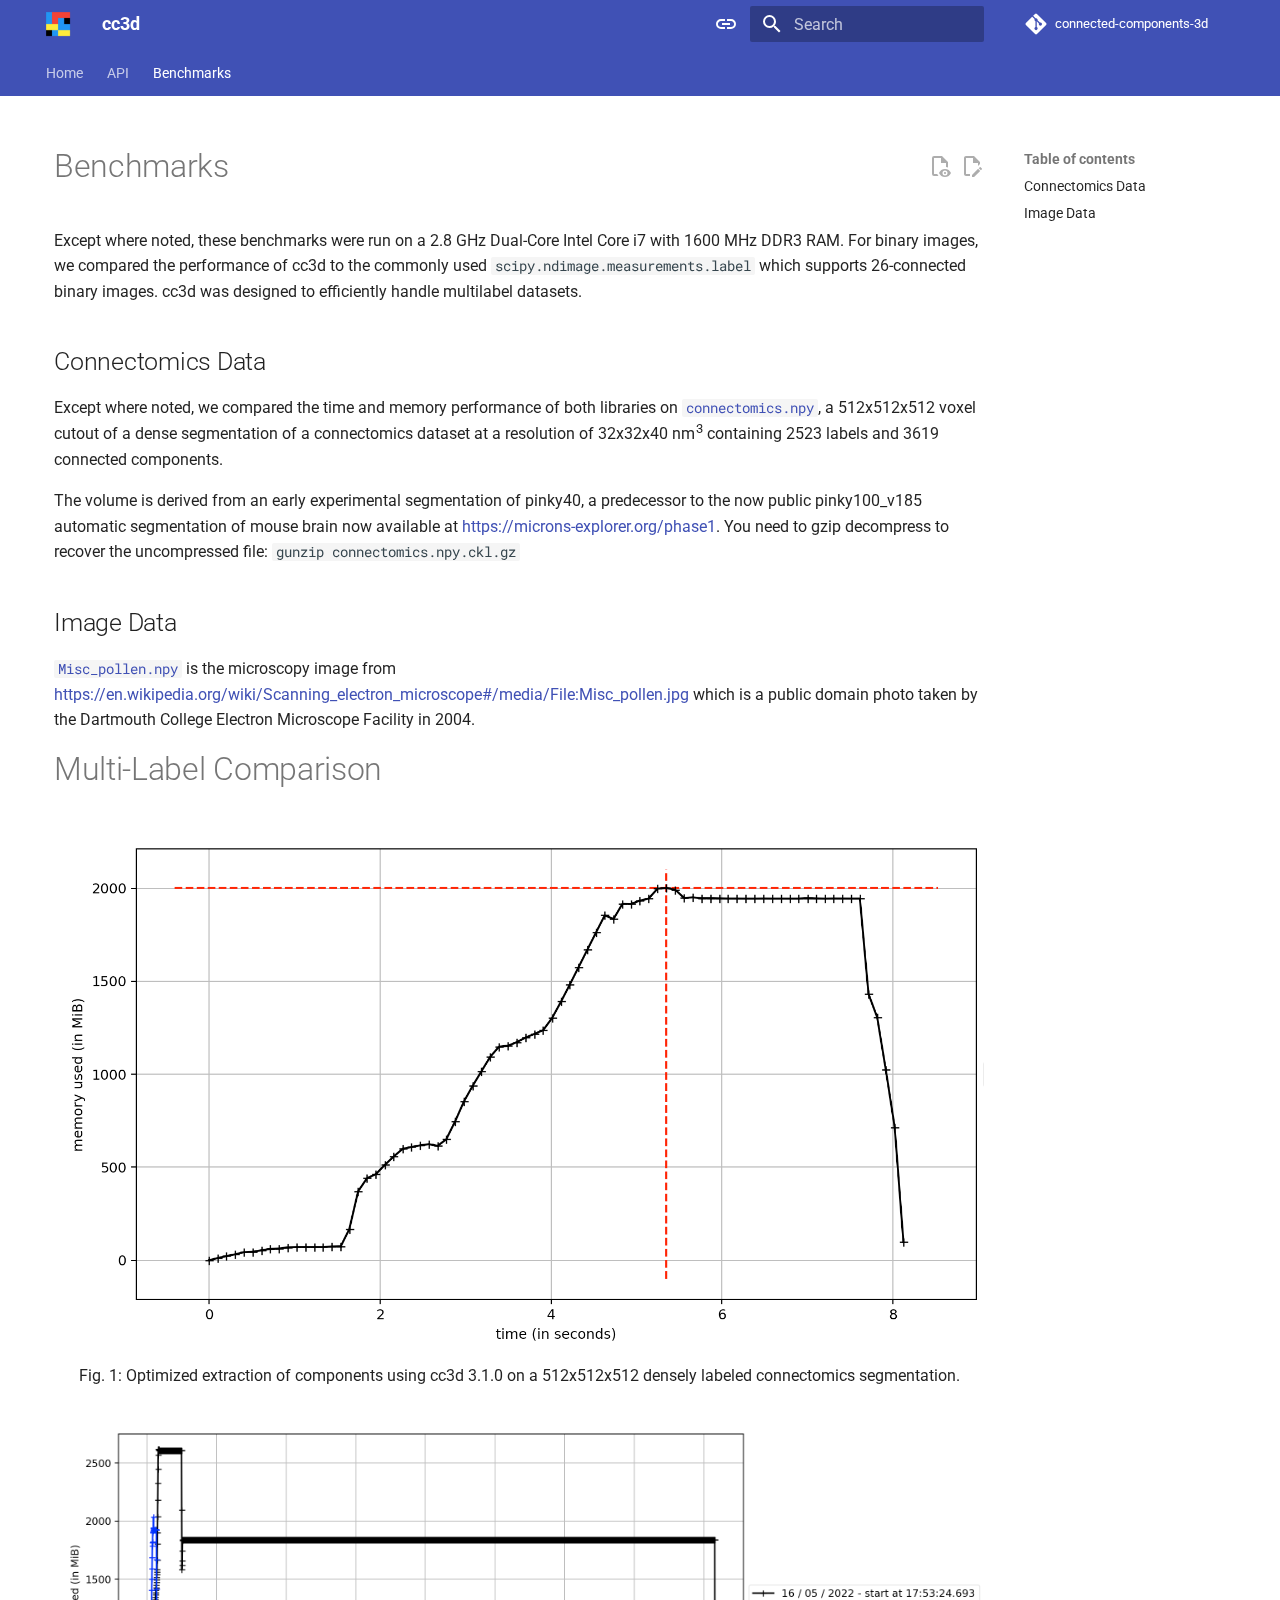
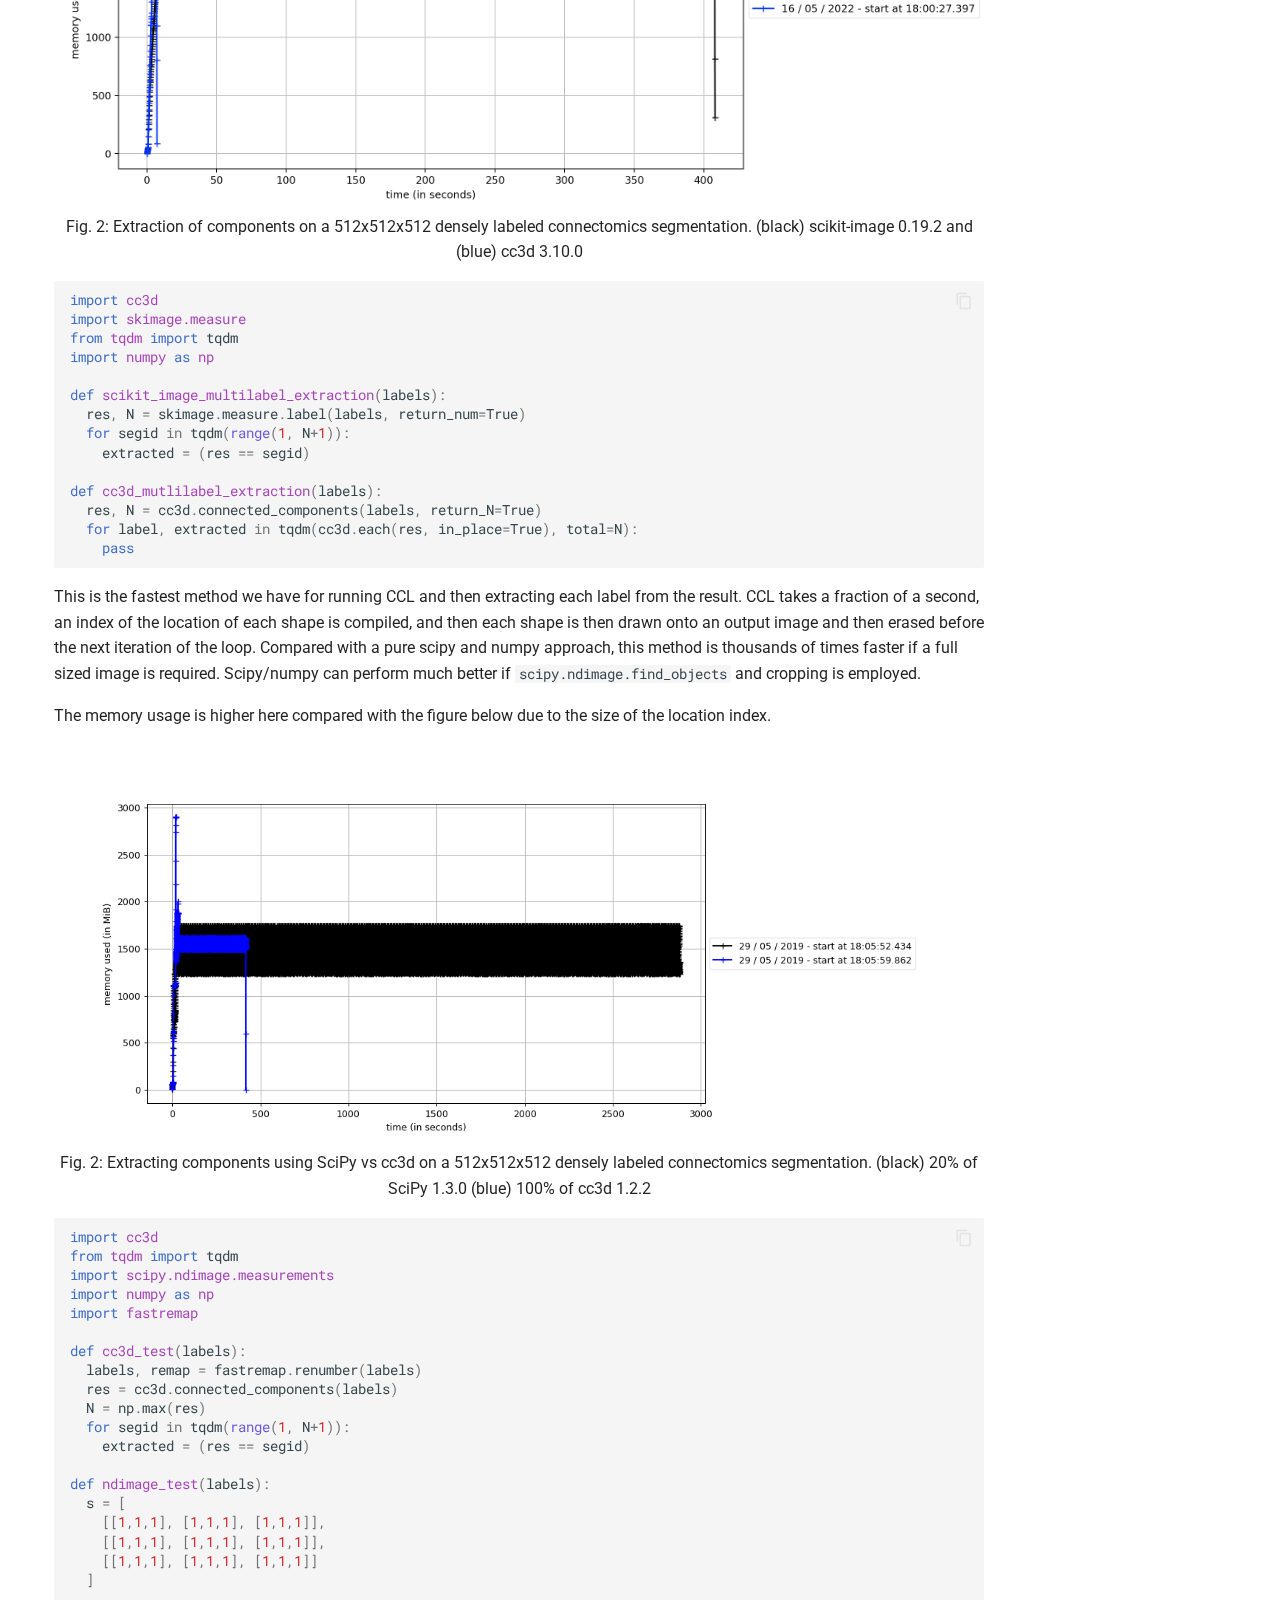
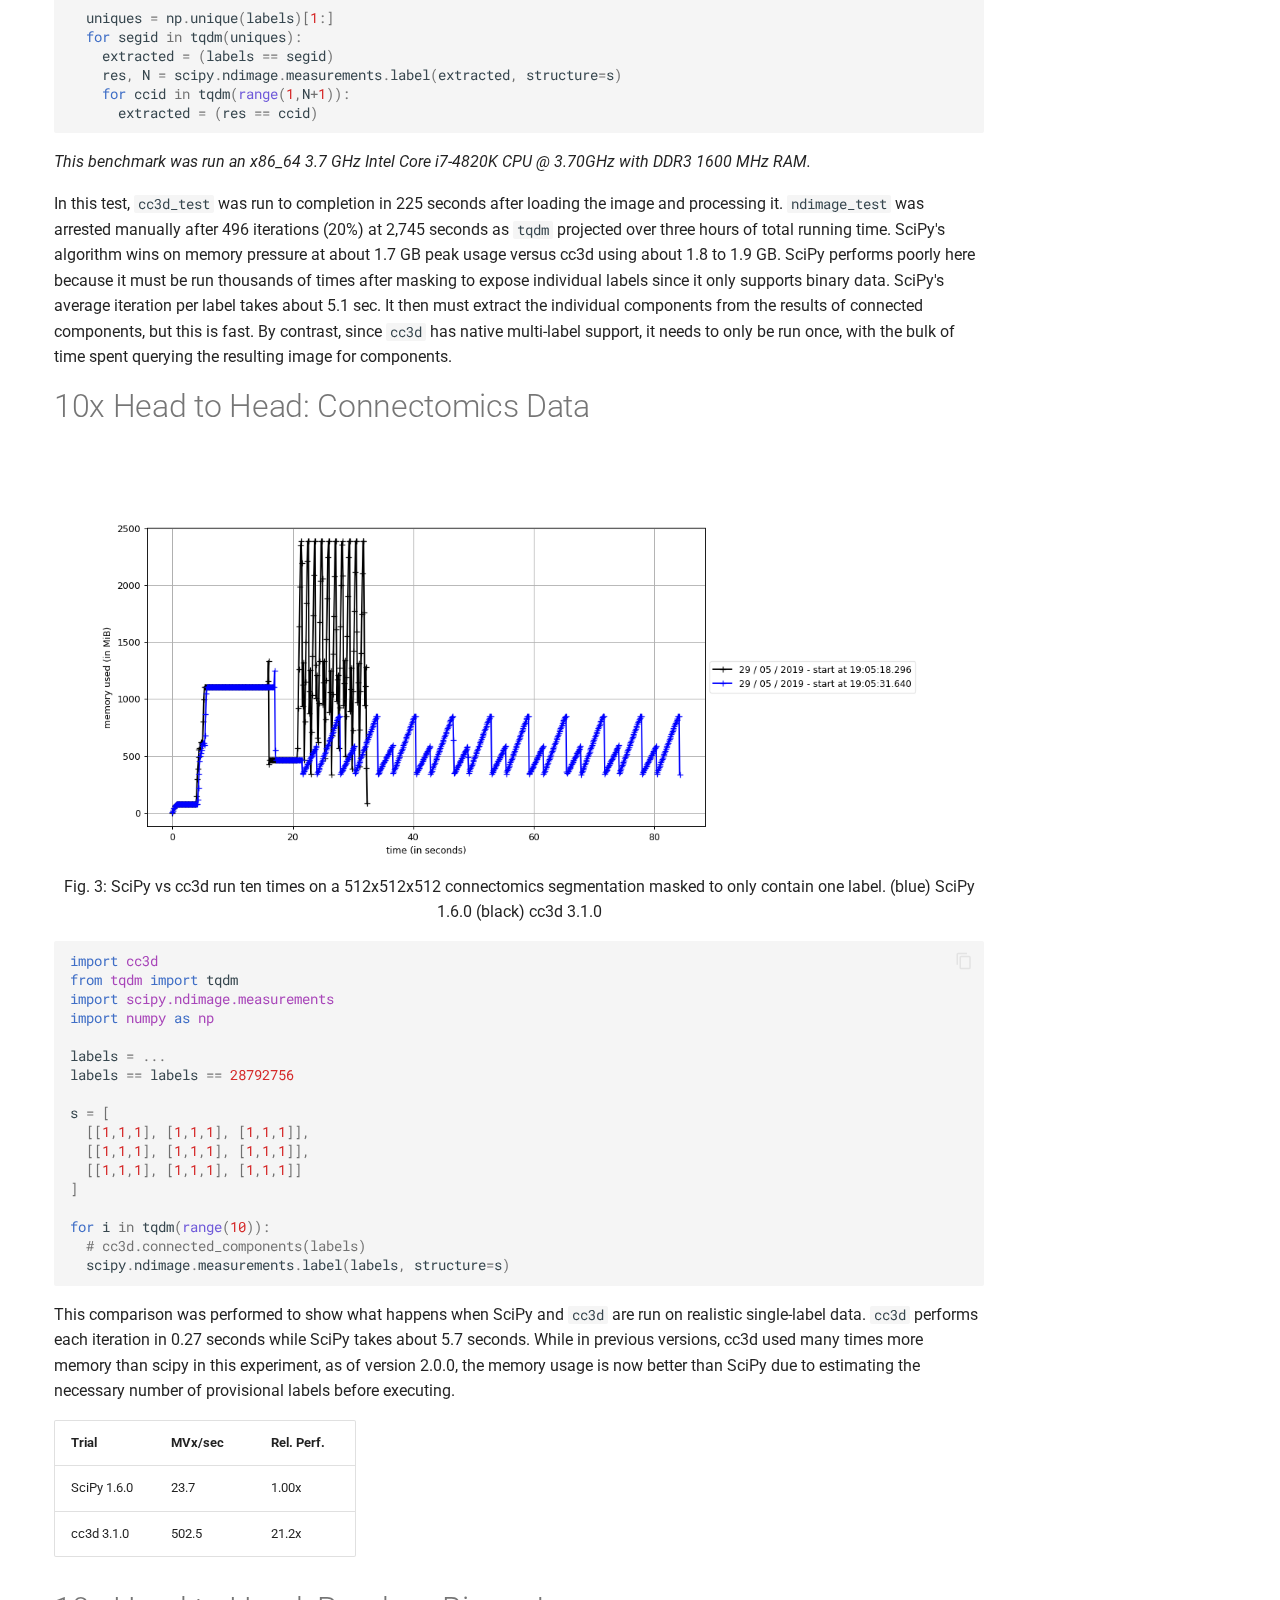
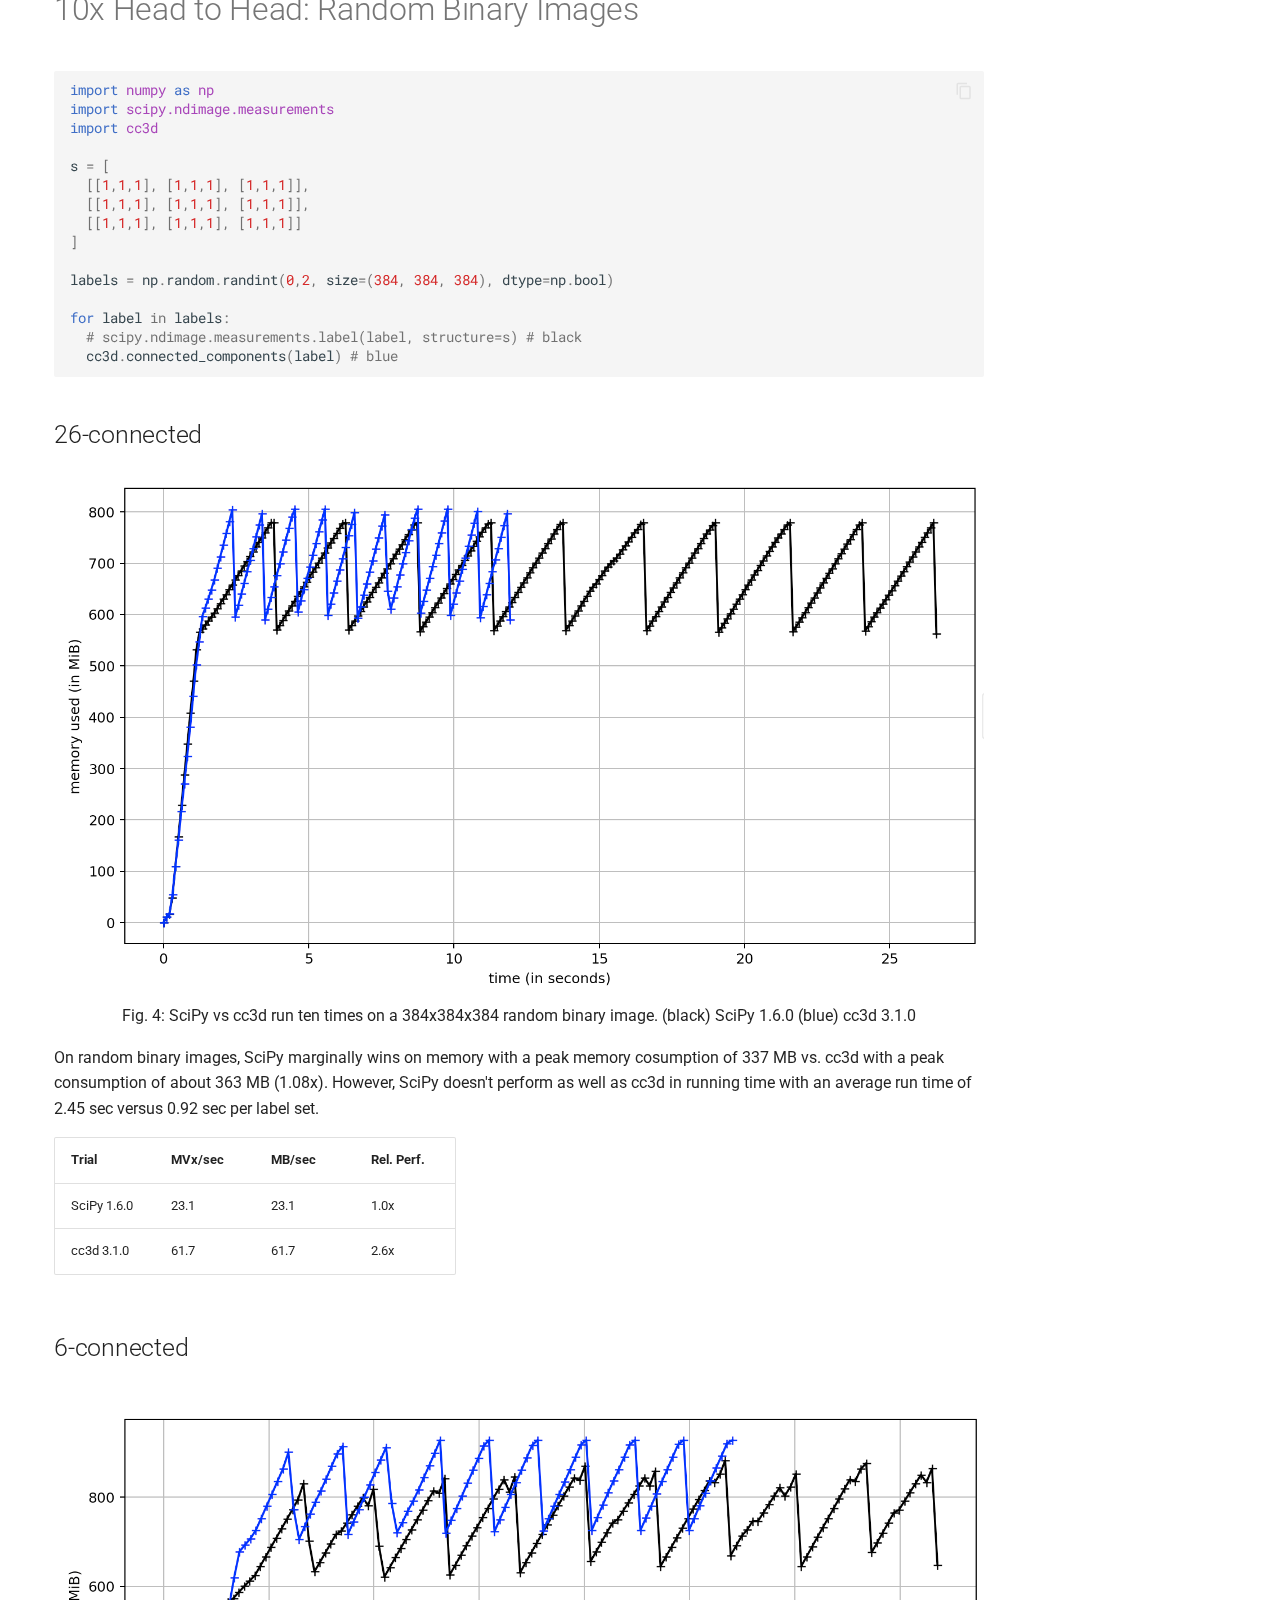
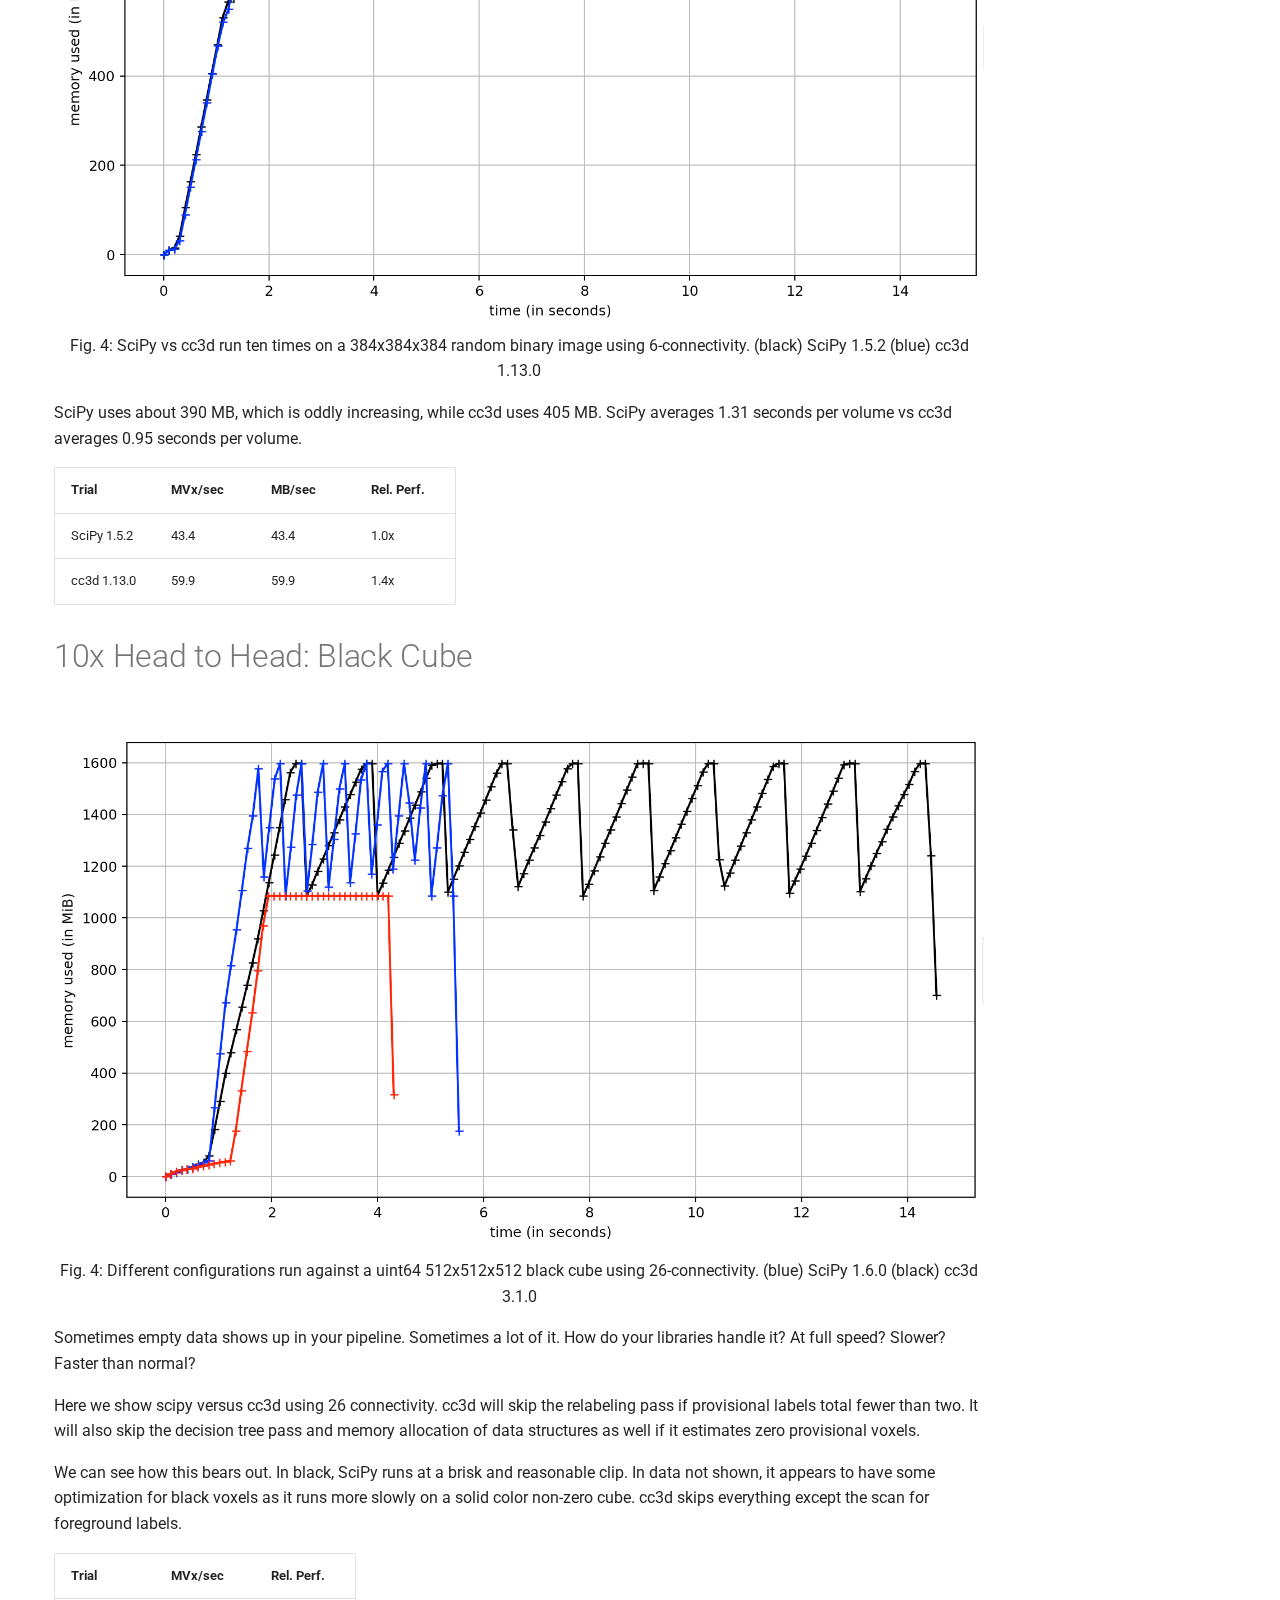
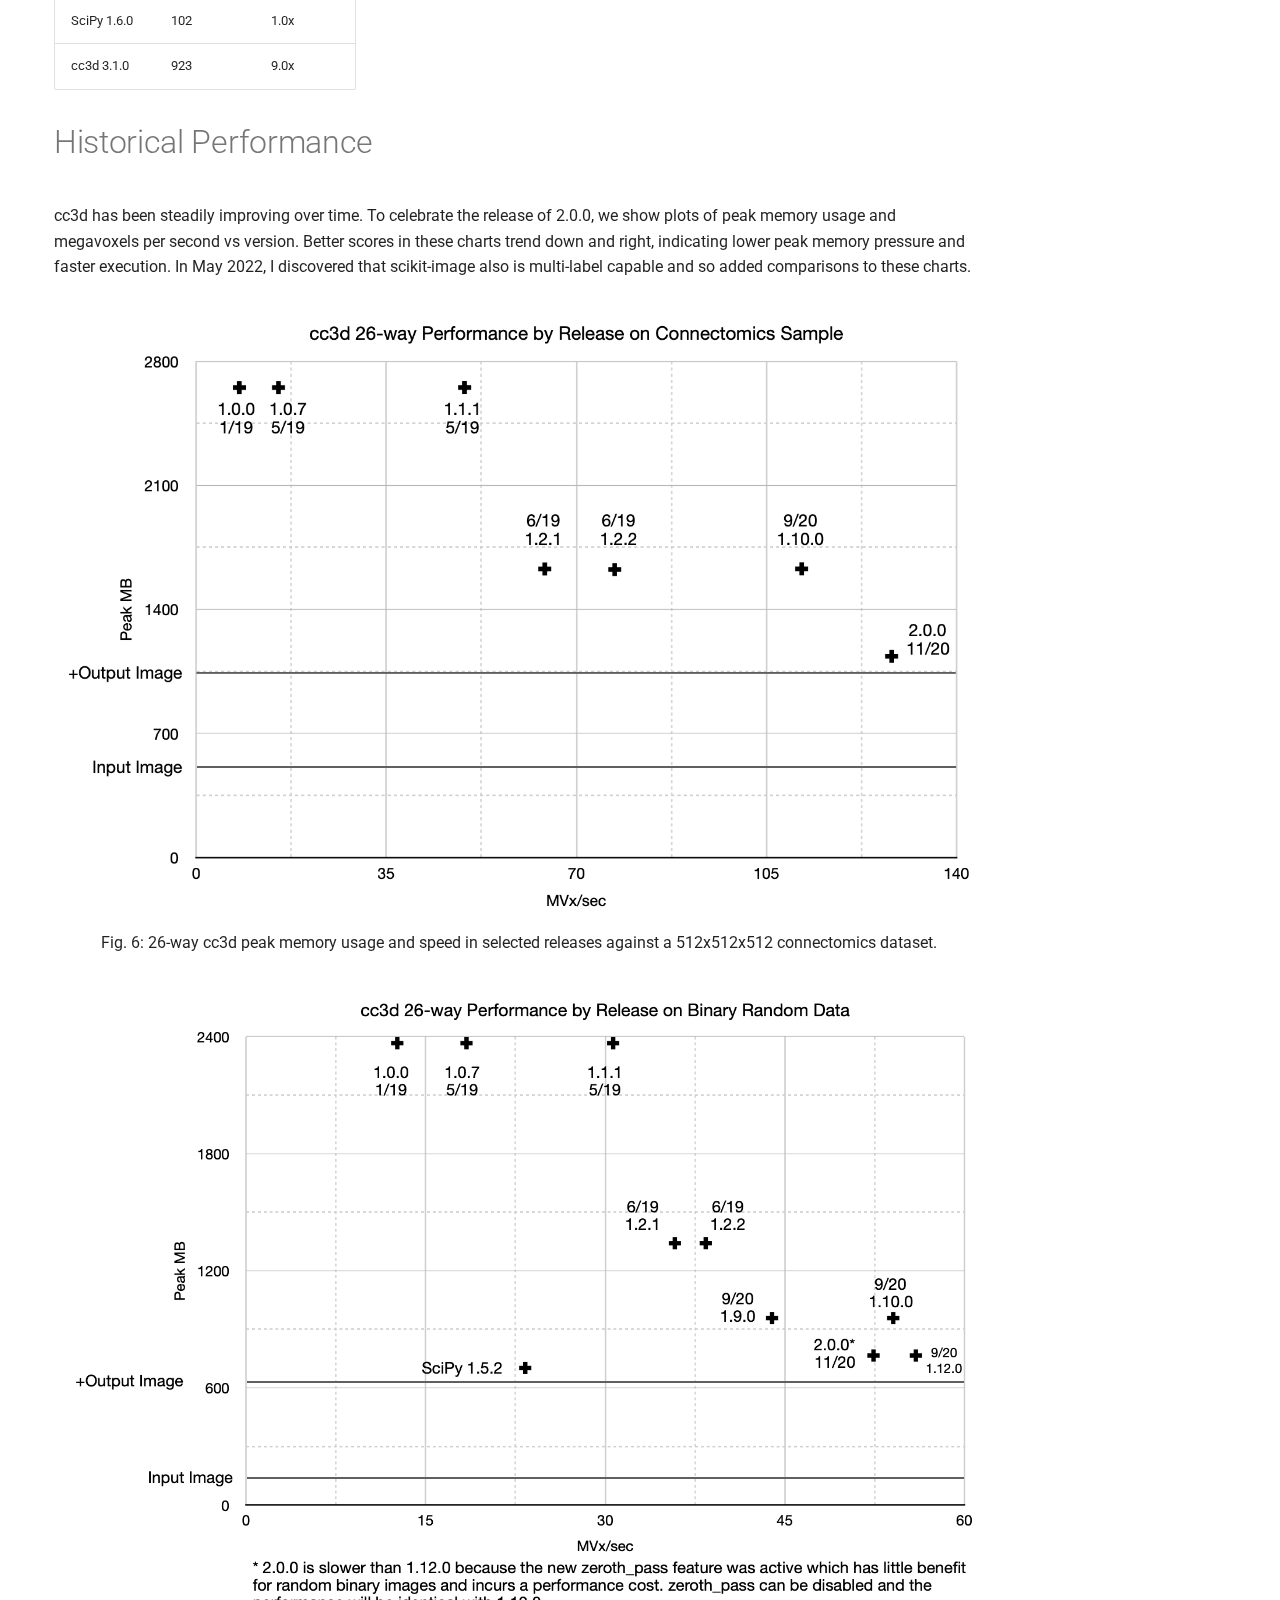
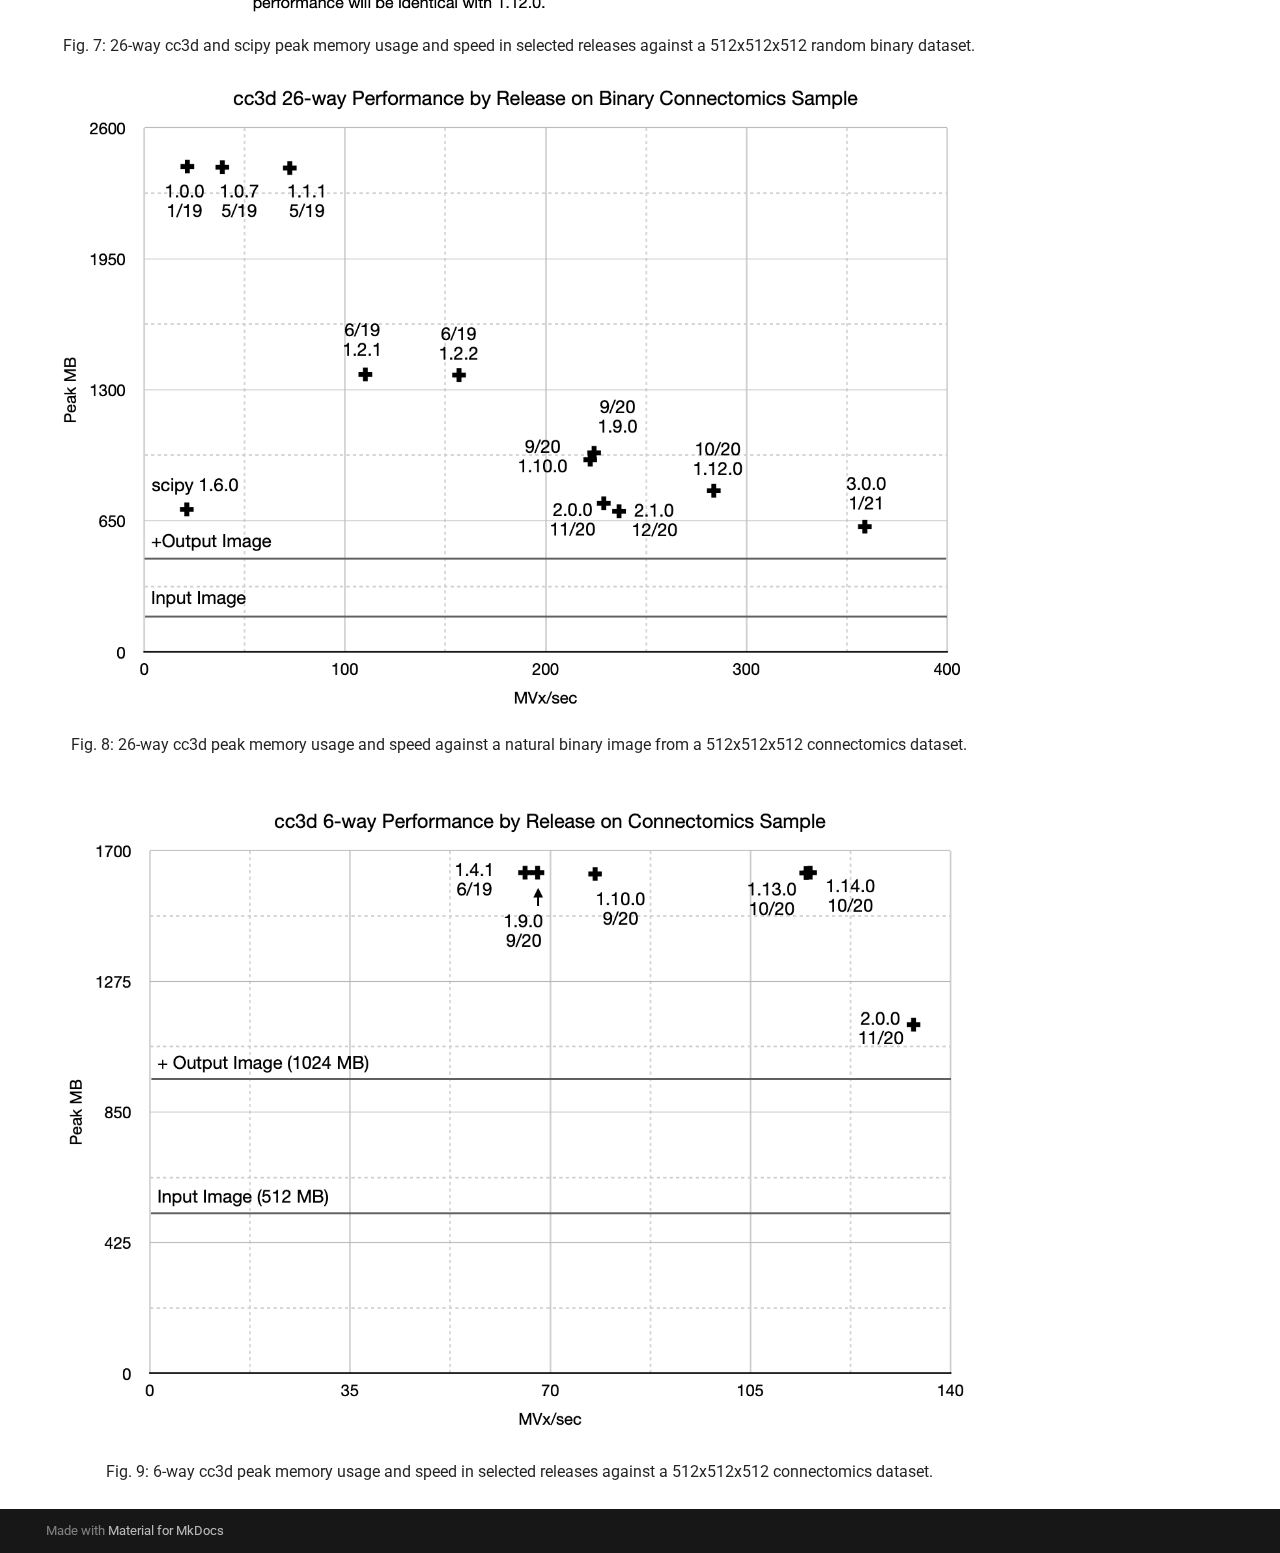
<file: benchmarks/index.html>
<!doctype html>
<html lang="en" class="no-js">
  <head>
    
      <meta charset="utf-8">
      <meta name="viewport" content="width=device-width,initial-scale=1">
      
      
      
      
        <link rel="prev" href="../docs/api/">
      
      
      
      <link rel="icon" href="../docs/images/logo.png">
      <meta name="generator" content="mkdocs-1.6.1, mkdocs-material-9.6.15">
    
    
      
        <title>Benchmarks - cc3d</title>
      
    
    
      <link rel="stylesheet" href="../assets/stylesheets/main.342714a4.min.css">
      
        
        <link rel="stylesheet" href="../assets/stylesheets/palette.06af60db.min.css">
      
      


    
    
      
    
    
      
        
        
        <link rel="preconnect" href="https://fonts.gstatic.com" crossorigin>
        <link rel="stylesheet" href="https://fonts.googleapis.com/css?family=Roboto:300,300i,400,400i,700,700i%7CRoboto+Mono:400,400i,700,700i&display=fallback">
        <style>:root{--md-text-font:"Roboto";--md-code-font:"Roboto Mono"}</style>
      
    
    
      <link rel="stylesheet" href="../assets/_mkdocstrings.css">
    
      <link rel="stylesheet" href="../docs/docs.css">
    
    <script>__md_scope=new URL("..",location),__md_hash=e=>[...e].reduce(((e,_)=>(e<<5)-e+_.charCodeAt(0)),0),__md_get=(e,_=localStorage,t=__md_scope)=>JSON.parse(_.getItem(t.pathname+"."+e)),__md_set=(e,_,t=localStorage,a=__md_scope)=>{try{t.setItem(a.pathname+"."+e,JSON.stringify(_))}catch(e){}}</script>
    
      

    
    
    
  </head>
  
  
    
    
      
    
    
    
    
    <body dir="ltr" data-md-color-scheme="default" data-md-color-primary="indigo" data-md-color-accent="indigo">
  
    
    <input class="md-toggle" data-md-toggle="drawer" type="checkbox" id="__drawer" autocomplete="off">
    <input class="md-toggle" data-md-toggle="search" type="checkbox" id="__search" autocomplete="off">
    <label class="md-overlay" for="__drawer"></label>
    <div data-md-component="skip">
      
        
        <a href="#benchmarks" class="md-skip">
          Skip to content
        </a>
      
    </div>
    <div data-md-component="announce">
      
    </div>
    
    
      

<header class="md-header" data-md-component="header">
  <nav class="md-header__inner md-grid" aria-label="Header">
    <a href=".." title="cc3d" class="md-header__button md-logo" aria-label="cc3d" data-md-component="logo">
      
  <img src="../docs/images/logo.png" alt="logo">

    </a>
    <label class="md-header__button md-icon" for="__drawer">
      
      <svg xmlns="http://www.w3.org/2000/svg" viewBox="0 0 24 24"><path d="M3 6h18v2H3zm0 5h18v2H3zm0 5h18v2H3z"/></svg>
    </label>
    <div class="md-header__title" data-md-component="header-title">
      <div class="md-header__ellipsis">
        <div class="md-header__topic">
          <span class="md-ellipsis">
            cc3d
          </span>
        </div>
        <div class="md-header__topic" data-md-component="header-topic">
          <span class="md-ellipsis">
            
              Benchmarks
            
          </span>
        </div>
      </div>
    </div>
    
      
        <form class="md-header__option" data-md-component="palette">
  
    
    
    
    <input class="md-option" data-md-color-media="(prefers-color-scheme)" data-md-color-scheme="default" data-md-color-primary="indigo" data-md-color-accent="indigo"  aria-label="Switch to light mode"  type="radio" name="__palette" id="__palette_0">
    
      <label class="md-header__button md-icon" title="Switch to light mode" for="__palette_1" hidden>
        <svg xmlns="http://www.w3.org/2000/svg" viewBox="0 0 24 24"><path d="M3.9 12c0-1.71 1.39-3.1 3.1-3.1h4V7H7a5 5 0 0 0-5 5 5 5 0 0 0 5 5h4v-1.9H7c-1.71 0-3.1-1.39-3.1-3.1M8 13h8v-2H8zm9-6h-4v1.9h4c1.71 0 3.1 1.39 3.1 3.1s-1.39 3.1-3.1 3.1h-4V17h4a5 5 0 0 0 5-5 5 5 0 0 0-5-5"/></svg>
      </label>
    
  
    
    
    
    <input class="md-option" data-md-color-media="(prefers-color-scheme: light)" data-md-color-scheme="default" data-md-color-primary="indigo" data-md-color-accent="indigo"  aria-label="Switch to dark mode"  type="radio" name="__palette" id="__palette_1">
    
      <label class="md-header__button md-icon" title="Switch to dark mode" for="__palette_2" hidden>
        <svg xmlns="http://www.w3.org/2000/svg" viewBox="0 0 24 24"><path d="M12 8a4 4 0 0 0-4 4 4 4 0 0 0 4 4 4 4 0 0 0 4-4 4 4 0 0 0-4-4m0 10a6 6 0 0 1-6-6 6 6 0 0 1 6-6 6 6 0 0 1 6 6 6 6 0 0 1-6 6m8-9.31V4h-4.69L12 .69 8.69 4H4v4.69L.69 12 4 15.31V20h4.69L12 23.31 15.31 20H20v-4.69L23.31 12z"/></svg>
      </label>
    
  
    
    
    
    <input class="md-option" data-md-color-media="(prefers-color-scheme: dark)" data-md-color-scheme="slate" data-md-color-primary="indigo" data-md-color-accent="indigo"  aria-label="Switch to system preference"  type="radio" name="__palette" id="__palette_2">
    
      <label class="md-header__button md-icon" title="Switch to system preference" for="__palette_0" hidden>
        <svg xmlns="http://www.w3.org/2000/svg" viewBox="0 0 24 24"><path d="M12 18c-.89 0-1.74-.2-2.5-.55C11.56 16.5 13 14.42 13 12s-1.44-4.5-3.5-5.45C10.26 6.2 11.11 6 12 6a6 6 0 0 1 6 6 6 6 0 0 1-6 6m8-9.31V4h-4.69L12 .69 8.69 4H4v4.69L.69 12 4 15.31V20h4.69L12 23.31 15.31 20H20v-4.69L23.31 12z"/></svg>
      </label>
    
  
</form>
      
    
    
      <script>var palette=__md_get("__palette");if(palette&&palette.color){if("(prefers-color-scheme)"===palette.color.media){var media=matchMedia("(prefers-color-scheme: light)"),input=document.querySelector(media.matches?"[data-md-color-media='(prefers-color-scheme: light)']":"[data-md-color-media='(prefers-color-scheme: dark)']");palette.color.media=input.getAttribute("data-md-color-media"),palette.color.scheme=input.getAttribute("data-md-color-scheme"),palette.color.primary=input.getAttribute("data-md-color-primary"),palette.color.accent=input.getAttribute("data-md-color-accent")}for(var[key,value]of Object.entries(palette.color))document.body.setAttribute("data-md-color-"+key,value)}</script>
    
    
    
      
      
        <label class="md-header__button md-icon" for="__search">
          
          <svg xmlns="http://www.w3.org/2000/svg" viewBox="0 0 24 24"><path d="M9.5 3A6.5 6.5 0 0 1 16 9.5c0 1.61-.59 3.09-1.56 4.23l.27.27h.79l5 5-1.5 1.5-5-5v-.79l-.27-.27A6.52 6.52 0 0 1 9.5 16 6.5 6.5 0 0 1 3 9.5 6.5 6.5 0 0 1 9.5 3m0 2C7 5 5 7 5 9.5S7 14 9.5 14 14 12 14 9.5 12 5 9.5 5"/></svg>
        </label>
        <div class="md-search" data-md-component="search" role="dialog">
  <label class="md-search__overlay" for="__search"></label>
  <div class="md-search__inner" role="search">
    <form class="md-search__form" name="search">
      <input type="text" class="md-search__input" name="query" aria-label="Search" placeholder="Search" autocapitalize="off" autocorrect="off" autocomplete="off" spellcheck="false" data-md-component="search-query" required>
      <label class="md-search__icon md-icon" for="__search">
        
        <svg xmlns="http://www.w3.org/2000/svg" viewBox="0 0 24 24"><path d="M9.5 3A6.5 6.5 0 0 1 16 9.5c0 1.61-.59 3.09-1.56 4.23l.27.27h.79l5 5-1.5 1.5-5-5v-.79l-.27-.27A6.52 6.52 0 0 1 9.5 16 6.5 6.5 0 0 1 3 9.5 6.5 6.5 0 0 1 9.5 3m0 2C7 5 5 7 5 9.5S7 14 9.5 14 14 12 14 9.5 12 5 9.5 5"/></svg>
        
        <svg xmlns="http://www.w3.org/2000/svg" viewBox="0 0 24 24"><path d="M20 11v2H8l5.5 5.5-1.42 1.42L4.16 12l7.92-7.92L13.5 5.5 8 11z"/></svg>
      </label>
      <nav class="md-search__options" aria-label="Search">
        
        <button type="reset" class="md-search__icon md-icon" title="Clear" aria-label="Clear" tabindex="-1">
          
          <svg xmlns="http://www.w3.org/2000/svg" viewBox="0 0 24 24"><path d="M19 6.41 17.59 5 12 10.59 6.41 5 5 6.41 10.59 12 5 17.59 6.41 19 12 13.41 17.59 19 19 17.59 13.41 12z"/></svg>
        </button>
      </nav>
      
    </form>
    <div class="md-search__output">
      <div class="md-search__scrollwrap" tabindex="0" data-md-scrollfix>
        <div class="md-search-result" data-md-component="search-result">
          <div class="md-search-result__meta">
            Initializing search
          </div>
          <ol class="md-search-result__list" role="presentation"></ol>
        </div>
      </div>
    </div>
  </div>
</div>
      
    
    
      <div class="md-header__source">
        <a href="https://github.com/seung-lab/connected-components-3d" title="Go to repository" class="md-source" data-md-component="source">
  <div class="md-source__icon md-icon">
    
    <svg xmlns="http://www.w3.org/2000/svg" viewBox="0 0 448 512"><!--! Font Awesome Free 6.7.2 by @fontawesome - https://fontawesome.com License - https://fontawesome.com/license/free (Icons: CC BY 4.0, Fonts: SIL OFL 1.1, Code: MIT License) Copyright 2024 Fonticons, Inc.--><path d="M439.55 236.05 244 40.45a28.87 28.87 0 0 0-40.81 0l-40.66 40.63 51.52 51.52c27.06-9.14 52.68 16.77 43.39 43.68l49.66 49.66c34.23-11.8 61.18 31 35.47 56.69-26.49 26.49-70.21-2.87-56-37.34L240.22 199v121.85c25.3 12.54 22.26 41.85 9.08 55a34.34 34.34 0 0 1-48.55 0c-17.57-17.6-11.07-46.91 11.25-56v-123c-20.8-8.51-24.6-30.74-18.64-45L142.57 101 8.45 235.14a28.86 28.86 0 0 0 0 40.81l195.61 195.6a28.86 28.86 0 0 0 40.8 0l194.69-194.69a28.86 28.86 0 0 0 0-40.81"/></svg>
  </div>
  <div class="md-source__repository">
    connected-components-3d
  </div>
</a>
      </div>
    
  </nav>
  
</header>
    
    <div class="md-container" data-md-component="container">
      
      
        
          
            
<nav class="md-tabs" aria-label="Tabs" data-md-component="tabs">
  <div class="md-grid">
    <ul class="md-tabs__list">
      
        
  
  
  
  
    <li class="md-tabs__item">
      <a href=".." class="md-tabs__link">
        
  
  
    
  
  Home

      </a>
    </li>
  

      
        
  
  
  
  
    <li class="md-tabs__item">
      <a href="../docs/api/" class="md-tabs__link">
        
  
  
    
  
  API

      </a>
    </li>
  

      
        
  
  
  
    
  
  
    <li class="md-tabs__item md-tabs__item--active">
      <a href="./" class="md-tabs__link">
        
  
  
    
  
  Benchmarks

      </a>
    </li>
  

      
    </ul>
  </div>
</nav>
          
        
      
      <main class="md-main" data-md-component="main">
        <div class="md-main__inner md-grid">
          
            
              
              <div class="md-sidebar md-sidebar--primary" data-md-component="sidebar" data-md-type="navigation" >
                <div class="md-sidebar__scrollwrap">
                  <div class="md-sidebar__inner">
                    


  


<nav class="md-nav md-nav--primary md-nav--lifted" aria-label="Navigation" data-md-level="0">
  <label class="md-nav__title" for="__drawer">
    <a href=".." title="cc3d" class="md-nav__button md-logo" aria-label="cc3d" data-md-component="logo">
      
  <img src="../docs/images/logo.png" alt="logo">

    </a>
    cc3d
  </label>
  
    <div class="md-nav__source">
      <a href="https://github.com/seung-lab/connected-components-3d" title="Go to repository" class="md-source" data-md-component="source">
  <div class="md-source__icon md-icon">
    
    <svg xmlns="http://www.w3.org/2000/svg" viewBox="0 0 448 512"><!--! Font Awesome Free 6.7.2 by @fontawesome - https://fontawesome.com License - https://fontawesome.com/license/free (Icons: CC BY 4.0, Fonts: SIL OFL 1.1, Code: MIT License) Copyright 2024 Fonticons, Inc.--><path d="M439.55 236.05 244 40.45a28.87 28.87 0 0 0-40.81 0l-40.66 40.63 51.52 51.52c27.06-9.14 52.68 16.77 43.39 43.68l49.66 49.66c34.23-11.8 61.18 31 35.47 56.69-26.49 26.49-70.21-2.87-56-37.34L240.22 199v121.85c25.3 12.54 22.26 41.85 9.08 55a34.34 34.34 0 0 1-48.55 0c-17.57-17.6-11.07-46.91 11.25-56v-123c-20.8-8.51-24.6-30.74-18.64-45L142.57 101 8.45 235.14a28.86 28.86 0 0 0 0 40.81l195.61 195.6a28.86 28.86 0 0 0 40.8 0l194.69-194.69a28.86 28.86 0 0 0 0-40.81"/></svg>
  </div>
  <div class="md-source__repository">
    connected-components-3d
  </div>
</a>
    </div>
  
  <ul class="md-nav__list" data-md-scrollfix>
    
      
      
  
  
  
  
    <li class="md-nav__item">
      <a href=".." class="md-nav__link">
        
  
  
  <span class="md-ellipsis">
    Home
    
  </span>
  

      </a>
    </li>
  

    
      
      
  
  
  
  
    <li class="md-nav__item">
      <a href="../docs/api/" class="md-nav__link">
        
  
  
  <span class="md-ellipsis">
    API
    
  </span>
  

      </a>
    </li>
  

    
      
      
  
  
    
  
  
  
    <li class="md-nav__item md-nav__item--active">
      
      <input class="md-nav__toggle md-toggle" type="checkbox" id="__toc">
      
      
        
      
      
        <label class="md-nav__link md-nav__link--active" for="__toc">
          
  
  
  <span class="md-ellipsis">
    Benchmarks
    
  </span>
  

          <span class="md-nav__icon md-icon"></span>
        </label>
      
      <a href="./" class="md-nav__link md-nav__link--active">
        
  
  
  <span class="md-ellipsis">
    Benchmarks
    
  </span>
  

      </a>
      
        

<nav class="md-nav md-nav--secondary" aria-label="Table of contents">
  
  
  
    
  
  
    <label class="md-nav__title" for="__toc">
      <span class="md-nav__icon md-icon"></span>
      Table of contents
    </label>
    <ul class="md-nav__list" data-md-component="toc" data-md-scrollfix>
      
        <li class="md-nav__item">
  <a href="#connectomics-data" class="md-nav__link">
    <span class="md-ellipsis">
      Connectomics Data
    </span>
  </a>
  
</li>
      
        <li class="md-nav__item">
  <a href="#image-data" class="md-nav__link">
    <span class="md-ellipsis">
      Image Data
    </span>
  </a>
  
</li>
      
    </ul>
  
</nav>
      
    </li>
  

    
  </ul>
</nav>
                  </div>
                </div>
              </div>
            
            
              
              <div class="md-sidebar md-sidebar--secondary" data-md-component="sidebar" data-md-type="toc" >
                <div class="md-sidebar__scrollwrap">
                  <div class="md-sidebar__inner">
                    

<nav class="md-nav md-nav--secondary" aria-label="Table of contents">
  
  
  
    
  
  
    <label class="md-nav__title" for="__toc">
      <span class="md-nav__icon md-icon"></span>
      Table of contents
    </label>
    <ul class="md-nav__list" data-md-component="toc" data-md-scrollfix>
      
        <li class="md-nav__item">
  <a href="#connectomics-data" class="md-nav__link">
    <span class="md-ellipsis">
      Connectomics Data
    </span>
  </a>
  
</li>
      
        <li class="md-nav__item">
  <a href="#image-data" class="md-nav__link">
    <span class="md-ellipsis">
      Image Data
    </span>
  </a>
  
</li>
      
    </ul>
  
</nav>
                  </div>
                </div>
              </div>
            
          
          
            <div class="md-content" data-md-component="content">
              <article class="md-content__inner md-typeset">
                
                  


  
    <a href="https://github.com/seung-lab/connected-components-3d/edit/master/docs/benchmarks/README.md" title="Edit this page" class="md-content__button md-icon" rel="edit">
      
      <svg xmlns="http://www.w3.org/2000/svg" viewBox="0 0 24 24"><path d="M10 20H6V4h7v5h5v3.1l2-2V8l-6-6H6c-1.1 0-2 .9-2 2v16c0 1.1.9 2 2 2h4zm10.2-7c.1 0 .3.1.4.2l1.3 1.3c.2.2.2.6 0 .8l-1 1-2.1-2.1 1-1c.1-.1.2-.2.4-.2m0 3.9L14.1 23H12v-2.1l6.1-6.1z"/></svg>
    </a>
  
  
    
      
    
    <a href="https://github.com/seung-lab/connected-components-3d/raw/master/docs/benchmarks/README.md" title="View source of this page" class="md-content__button md-icon">
      
      <svg xmlns="http://www.w3.org/2000/svg" viewBox="0 0 24 24"><path d="M17 18c.56 0 1 .44 1 1s-.44 1-1 1-1-.44-1-1 .44-1 1-1m0-3c-2.73 0-5.06 1.66-6 4 .94 2.34 3.27 4 6 4s5.06-1.66 6-4c-.94-2.34-3.27-4-6-4m0 6.5a2.5 2.5 0 0 1-2.5-2.5 2.5 2.5 0 0 1 2.5-2.5 2.5 2.5 0 0 1 2.5 2.5 2.5 2.5 0 0 1-2.5 2.5M9.27 20H6V4h7v5h5v4.07c.7.08 1.36.25 2 .49V8l-6-6H6a2 2 0 0 0-2 2v16a2 2 0 0 0 2 2h4.5a8.2 8.2 0 0 1-1.23-2"/></svg>
    </a>
  


<h1 id="benchmarks">Benchmarks</h1>
<p>Except where noted, these benchmarks were run on a 2.8 GHz Dual-Core Intel Core i7 with 1600 MHz DDR3 RAM. For binary images, we compared the performance of cc3d to the commonly used <code>scipy.ndimage.measurements.label</code> which supports 26-connected binary images. cc3d was designed to efficiently handle multilabel datasets.</p>
<h2 id="connectomics-data">Connectomics Data</h2>
<p>Except where noted, we compared the time and memory performance of both libraries on <a href="connectomics.npy.ckl.gz"><code>connectomics.npy</code></a>, a 512x512x512 voxel cutout of a dense segmentation of a connectomics dataset at a resolution of 32x32x40 nm<sup>3</sup> containing 2523 labels and 3619 connected components.</p>
<p>The volume is derived from an early experimental segmentation of pinky40, a predecessor to the now public pinky100_v185 automatic segmentation of mouse brain now available at <a href="https://microns-explorer.org/phase1">https://microns-explorer.org/phase1</a>. You need to gzip decompress to recover the uncompressed file: <code>gunzip connectomics.npy.ckl.gz</code></p>
<h2 id="image-data">Image Data</h2>
<p><a href="Misc_pollen.npy.gz"><code>Misc_pollen.npy</code></a> is the microscopy image from <a href="https://en.wikipedia.org/wiki/Scanning_electron_microscope#/media/File:Misc_pollen.jpg">https://en.wikipedia.org/wiki/Scanning_electron_microscope#/media/File:Misc_pollen.jpg</a> which is a public domain photo taken by the Dartmouth College Electron Microscope Facility in 2004.</p>
<h1 id="multi-label-comparison">Multi-Label Comparison</h1>
<p style="font-style: italics;" align="center">
<img height=384 src="cc3d_multilabel_optimized_extraction.png" alt="Fig. 1: Optimized extraction of components using cc3d 3.1.0 on a 512x512x512 densely labeled connectomics segmentation." /><br>
Fig. 1: Optimized extraction of components using cc3d 3.1.0 on a 512x512x512 densely labeled connectomics segmentation.
</p>

<p style="font-style: italics;" align="center">
<img height=384 src="cc3d_vs_scikit_image_multilabel.png" alt="Fig. 2: Extraction of components on a 512x512x512 densely labeled connectomics segmentation. (black) scikit-image 0.19.2 and (blue) cc3d 3.10.0." /><br>
Fig. 2: Extraction of components on a 512x512x512 densely labeled connectomics segmentation. (black) scikit-image 0.19.2 and (blue) cc3d 3.10.0
</p>

<div class="language-python highlight"><pre><span></span><code><span id="__span-0-1"><a id="__codelineno-0-1" name="__codelineno-0-1" href="#__codelineno-0-1"></a><span class="kn">import</span><span class="w"> </span><span class="nn">cc3d</span>
</span><span id="__span-0-2"><a id="__codelineno-0-2" name="__codelineno-0-2" href="#__codelineno-0-2"></a><span class="kn">import</span><span class="w"> </span><span class="nn">skimage.measure</span>
</span><span id="__span-0-3"><a id="__codelineno-0-3" name="__codelineno-0-3" href="#__codelineno-0-3"></a><span class="kn">from</span><span class="w"> </span><span class="nn">tqdm</span><span class="w"> </span><span class="kn">import</span> <span class="n">tqdm</span>
</span><span id="__span-0-4"><a id="__codelineno-0-4" name="__codelineno-0-4" href="#__codelineno-0-4"></a><span class="kn">import</span><span class="w"> </span><span class="nn">numpy</span><span class="w"> </span><span class="k">as</span><span class="w"> </span><span class="nn">np</span>
</span><span id="__span-0-5"><a id="__codelineno-0-5" name="__codelineno-0-5" href="#__codelineno-0-5"></a>
</span><span id="__span-0-6"><a id="__codelineno-0-6" name="__codelineno-0-6" href="#__codelineno-0-6"></a><span class="k">def</span><span class="w"> </span><span class="nf">scikit_image_multilabel_extraction</span><span class="p">(</span><span class="n">labels</span><span class="p">):</span>
</span><span id="__span-0-7"><a id="__codelineno-0-7" name="__codelineno-0-7" href="#__codelineno-0-7"></a>  <span class="n">res</span><span class="p">,</span> <span class="n">N</span> <span class="o">=</span> <span class="n">skimage</span><span class="o">.</span><span class="n">measure</span><span class="o">.</span><span class="n">label</span><span class="p">(</span><span class="n">labels</span><span class="p">,</span> <span class="n">return_num</span><span class="o">=</span><span class="kc">True</span><span class="p">)</span>
</span><span id="__span-0-8"><a id="__codelineno-0-8" name="__codelineno-0-8" href="#__codelineno-0-8"></a>  <span class="k">for</span> <span class="n">segid</span> <span class="ow">in</span> <span class="n">tqdm</span><span class="p">(</span><span class="nb">range</span><span class="p">(</span><span class="mi">1</span><span class="p">,</span> <span class="n">N</span><span class="o">+</span><span class="mi">1</span><span class="p">)):</span>
</span><span id="__span-0-9"><a id="__codelineno-0-9" name="__codelineno-0-9" href="#__codelineno-0-9"></a>    <span class="n">extracted</span> <span class="o">=</span> <span class="p">(</span><span class="n">res</span> <span class="o">==</span> <span class="n">segid</span><span class="p">)</span>
</span><span id="__span-0-10"><a id="__codelineno-0-10" name="__codelineno-0-10" href="#__codelineno-0-10"></a>
</span><span id="__span-0-11"><a id="__codelineno-0-11" name="__codelineno-0-11" href="#__codelineno-0-11"></a><span class="k">def</span><span class="w"> </span><span class="nf">cc3d_mutlilabel_extraction</span><span class="p">(</span><span class="n">labels</span><span class="p">):</span>
</span><span id="__span-0-12"><a id="__codelineno-0-12" name="__codelineno-0-12" href="#__codelineno-0-12"></a>  <span class="n">res</span><span class="p">,</span> <span class="n">N</span> <span class="o">=</span> <span class="n">cc3d</span><span class="o">.</span><span class="n">connected_components</span><span class="p">(</span><span class="n">labels</span><span class="p">,</span> <span class="n">return_N</span><span class="o">=</span><span class="kc">True</span><span class="p">)</span>
</span><span id="__span-0-13"><a id="__codelineno-0-13" name="__codelineno-0-13" href="#__codelineno-0-13"></a>  <span class="k">for</span> <span class="n">label</span><span class="p">,</span> <span class="n">extracted</span> <span class="ow">in</span> <span class="n">tqdm</span><span class="p">(</span><span class="n">cc3d</span><span class="o">.</span><span class="n">each</span><span class="p">(</span><span class="n">res</span><span class="p">,</span> <span class="n">in_place</span><span class="o">=</span><span class="kc">True</span><span class="p">),</span> <span class="n">total</span><span class="o">=</span><span class="n">N</span><span class="p">):</span>
</span><span id="__span-0-14"><a id="__codelineno-0-14" name="__codelineno-0-14" href="#__codelineno-0-14"></a>    <span class="k">pass</span>
</span></code></pre></div>
<p>This is the fastest method we have for running CCL and then extracting each label from the result. CCL takes a fraction of a second, an index of the location of each shape is compiled, and then each shape is then drawn onto an output image and then erased before the next iteration of the loop. Compared with a pure scipy and numpy approach, this method is thousands of times faster if a full sized image is required. Scipy/numpy can perform much better if <code>scipy.ndimage.find_objects</code> and cropping is employed.</p>
<p>The memory usage is higher here compared with the figure below due to the size of the location index.</p>
<p style="font-style: italics;" align="center">
<img height=384 src="cc3d_vs_scipy_multilabel.png" alt="Extracting components using SciPy vs cc3d on a 512x512x512 densely labeled connectomics segmentation. (black) 20% of SciPy 1.3.0 (blue) 100% of cc3d 1.2.2" /><br>
Fig. 2: Extracting components using SciPy vs cc3d on a 512x512x512 densely labeled connectomics segmentation. (black) 20% of SciPy 1.3.0 (blue) 100% of cc3d 1.2.2
</p>

<div class="language-python highlight"><pre><span></span><code><span id="__span-1-1"><a id="__codelineno-1-1" name="__codelineno-1-1" href="#__codelineno-1-1"></a><span class="kn">import</span><span class="w"> </span><span class="nn">cc3d</span>
</span><span id="__span-1-2"><a id="__codelineno-1-2" name="__codelineno-1-2" href="#__codelineno-1-2"></a><span class="kn">from</span><span class="w"> </span><span class="nn">tqdm</span><span class="w"> </span><span class="kn">import</span> <span class="n">tqdm</span>
</span><span id="__span-1-3"><a id="__codelineno-1-3" name="__codelineno-1-3" href="#__codelineno-1-3"></a><span class="kn">import</span><span class="w"> </span><span class="nn">scipy.ndimage.measurements</span>
</span><span id="__span-1-4"><a id="__codelineno-1-4" name="__codelineno-1-4" href="#__codelineno-1-4"></a><span class="kn">import</span><span class="w"> </span><span class="nn">numpy</span><span class="w"> </span><span class="k">as</span><span class="w"> </span><span class="nn">np</span>
</span><span id="__span-1-5"><a id="__codelineno-1-5" name="__codelineno-1-5" href="#__codelineno-1-5"></a><span class="kn">import</span><span class="w"> </span><span class="nn">fastremap</span>
</span><span id="__span-1-6"><a id="__codelineno-1-6" name="__codelineno-1-6" href="#__codelineno-1-6"></a>
</span><span id="__span-1-7"><a id="__codelineno-1-7" name="__codelineno-1-7" href="#__codelineno-1-7"></a><span class="k">def</span><span class="w"> </span><span class="nf">cc3d_test</span><span class="p">(</span><span class="n">labels</span><span class="p">):</span>
</span><span id="__span-1-8"><a id="__codelineno-1-8" name="__codelineno-1-8" href="#__codelineno-1-8"></a>  <span class="n">labels</span><span class="p">,</span> <span class="n">remap</span> <span class="o">=</span> <span class="n">fastremap</span><span class="o">.</span><span class="n">renumber</span><span class="p">(</span><span class="n">labels</span><span class="p">)</span>
</span><span id="__span-1-9"><a id="__codelineno-1-9" name="__codelineno-1-9" href="#__codelineno-1-9"></a>  <span class="n">res</span> <span class="o">=</span> <span class="n">cc3d</span><span class="o">.</span><span class="n">connected_components</span><span class="p">(</span><span class="n">labels</span><span class="p">)</span>
</span><span id="__span-1-10"><a id="__codelineno-1-10" name="__codelineno-1-10" href="#__codelineno-1-10"></a>  <span class="n">N</span> <span class="o">=</span> <span class="n">np</span><span class="o">.</span><span class="n">max</span><span class="p">(</span><span class="n">res</span><span class="p">)</span>
</span><span id="__span-1-11"><a id="__codelineno-1-11" name="__codelineno-1-11" href="#__codelineno-1-11"></a>  <span class="k">for</span> <span class="n">segid</span> <span class="ow">in</span> <span class="n">tqdm</span><span class="p">(</span><span class="nb">range</span><span class="p">(</span><span class="mi">1</span><span class="p">,</span> <span class="n">N</span><span class="o">+</span><span class="mi">1</span><span class="p">)):</span>
</span><span id="__span-1-12"><a id="__codelineno-1-12" name="__codelineno-1-12" href="#__codelineno-1-12"></a>    <span class="n">extracted</span> <span class="o">=</span> <span class="p">(</span><span class="n">res</span> <span class="o">==</span> <span class="n">segid</span><span class="p">)</span>
</span><span id="__span-1-13"><a id="__codelineno-1-13" name="__codelineno-1-13" href="#__codelineno-1-13"></a>
</span><span id="__span-1-14"><a id="__codelineno-1-14" name="__codelineno-1-14" href="#__codelineno-1-14"></a><span class="k">def</span><span class="w"> </span><span class="nf">ndimage_test</span><span class="p">(</span><span class="n">labels</span><span class="p">):</span>
</span><span id="__span-1-15"><a id="__codelineno-1-15" name="__codelineno-1-15" href="#__codelineno-1-15"></a>  <span class="n">s</span> <span class="o">=</span> <span class="p">[</span>
</span><span id="__span-1-16"><a id="__codelineno-1-16" name="__codelineno-1-16" href="#__codelineno-1-16"></a>    <span class="p">[[</span><span class="mi">1</span><span class="p">,</span><span class="mi">1</span><span class="p">,</span><span class="mi">1</span><span class="p">],</span> <span class="p">[</span><span class="mi">1</span><span class="p">,</span><span class="mi">1</span><span class="p">,</span><span class="mi">1</span><span class="p">],</span> <span class="p">[</span><span class="mi">1</span><span class="p">,</span><span class="mi">1</span><span class="p">,</span><span class="mi">1</span><span class="p">]],</span>
</span><span id="__span-1-17"><a id="__codelineno-1-17" name="__codelineno-1-17" href="#__codelineno-1-17"></a>    <span class="p">[[</span><span class="mi">1</span><span class="p">,</span><span class="mi">1</span><span class="p">,</span><span class="mi">1</span><span class="p">],</span> <span class="p">[</span><span class="mi">1</span><span class="p">,</span><span class="mi">1</span><span class="p">,</span><span class="mi">1</span><span class="p">],</span> <span class="p">[</span><span class="mi">1</span><span class="p">,</span><span class="mi">1</span><span class="p">,</span><span class="mi">1</span><span class="p">]],</span>
</span><span id="__span-1-18"><a id="__codelineno-1-18" name="__codelineno-1-18" href="#__codelineno-1-18"></a>    <span class="p">[[</span><span class="mi">1</span><span class="p">,</span><span class="mi">1</span><span class="p">,</span><span class="mi">1</span><span class="p">],</span> <span class="p">[</span><span class="mi">1</span><span class="p">,</span><span class="mi">1</span><span class="p">,</span><span class="mi">1</span><span class="p">],</span> <span class="p">[</span><span class="mi">1</span><span class="p">,</span><span class="mi">1</span><span class="p">,</span><span class="mi">1</span><span class="p">]]</span>
</span><span id="__span-1-19"><a id="__codelineno-1-19" name="__codelineno-1-19" href="#__codelineno-1-19"></a>  <span class="p">]</span>
</span><span id="__span-1-20"><a id="__codelineno-1-20" name="__codelineno-1-20" href="#__codelineno-1-20"></a>
</span><span id="__span-1-21"><a id="__codelineno-1-21" name="__codelineno-1-21" href="#__codelineno-1-21"></a>  <span class="n">uniques</span> <span class="o">=</span> <span class="n">np</span><span class="o">.</span><span class="n">unique</span><span class="p">(</span><span class="n">labels</span><span class="p">)[</span><span class="mi">1</span><span class="p">:]</span>
</span><span id="__span-1-22"><a id="__codelineno-1-22" name="__codelineno-1-22" href="#__codelineno-1-22"></a>  <span class="k">for</span> <span class="n">segid</span> <span class="ow">in</span> <span class="n">tqdm</span><span class="p">(</span><span class="n">uniques</span><span class="p">):</span>
</span><span id="__span-1-23"><a id="__codelineno-1-23" name="__codelineno-1-23" href="#__codelineno-1-23"></a>    <span class="n">extracted</span> <span class="o">=</span> <span class="p">(</span><span class="n">labels</span> <span class="o">==</span> <span class="n">segid</span><span class="p">)</span>
</span><span id="__span-1-24"><a id="__codelineno-1-24" name="__codelineno-1-24" href="#__codelineno-1-24"></a>    <span class="n">res</span><span class="p">,</span> <span class="n">N</span> <span class="o">=</span> <span class="n">scipy</span><span class="o">.</span><span class="n">ndimage</span><span class="o">.</span><span class="n">measurements</span><span class="o">.</span><span class="n">label</span><span class="p">(</span><span class="n">extracted</span><span class="p">,</span> <span class="n">structure</span><span class="o">=</span><span class="n">s</span><span class="p">)</span>
</span><span id="__span-1-25"><a id="__codelineno-1-25" name="__codelineno-1-25" href="#__codelineno-1-25"></a>    <span class="k">for</span> <span class="n">ccid</span> <span class="ow">in</span> <span class="n">tqdm</span><span class="p">(</span><span class="nb">range</span><span class="p">(</span><span class="mi">1</span><span class="p">,</span><span class="n">N</span><span class="o">+</span><span class="mi">1</span><span class="p">)):</span>
</span><span id="__span-1-26"><a id="__codelineno-1-26" name="__codelineno-1-26" href="#__codelineno-1-26"></a>      <span class="n">extracted</span> <span class="o">=</span> <span class="p">(</span><span class="n">res</span> <span class="o">==</span> <span class="n">ccid</span><span class="p">)</span>
</span></code></pre></div>
<p><em>This benchmark was run an x86_64 3.7 GHz Intel Core i7-4820K CPU @ 3.70GHz with DDR3 1600 MHz RAM.</em></p>
<p>In this test, <code>cc3d_test</code> was run to completion in 225 seconds after loading the image and processing it. <code>ndimage_test</code> was arrested manually after 496 iterations (20%) at 2,745 seconds as <code>tqdm</code> projected over three hours of total running time. SciPy's algorithm wins on memory pressure at about 1.7 GB peak usage versus cc3d using about 1.8 to 1.9 GB. SciPy performs poorly here because it must be run thousands of times after masking to expose individual labels since it only supports binary data. SciPy's average iteration per label takes about 5.1 sec. It then must extract the individual components from the results of connected components, but this is fast. By contrast, since <code>cc3d</code> has native multi-label support, it needs to only be run once, with the bulk of time spent querying the resulting image for components.</p>
<h1 id="10x-head-to-head-connectomics-data">10x Head to Head: Connectomics Data</h1>
<p style="font-style: italics;" align="center">
<img height=384 src="cc3d_vs_scipy_single_label_10x.png" alt="Fig. 3: SciPy vs cc3d run ten times on a 512x512x512 connectomics segmentation masked to only contain one label. (blue) SciPy 1.6.0 (black) cc3d 3.1.0" /><br>
Fig. 3: SciPy vs cc3d run ten times on a 512x512x512 connectomics segmentation masked to only contain one label. (blue) SciPy 1.6.0 (black) cc3d 3.1.0
</p>

<div class="language-python highlight"><pre><span></span><code><span id="__span-2-1"><a id="__codelineno-2-1" name="__codelineno-2-1" href="#__codelineno-2-1"></a><span class="kn">import</span><span class="w"> </span><span class="nn">cc3d</span>
</span><span id="__span-2-2"><a id="__codelineno-2-2" name="__codelineno-2-2" href="#__codelineno-2-2"></a><span class="kn">from</span><span class="w"> </span><span class="nn">tqdm</span><span class="w"> </span><span class="kn">import</span> <span class="n">tqdm</span>
</span><span id="__span-2-3"><a id="__codelineno-2-3" name="__codelineno-2-3" href="#__codelineno-2-3"></a><span class="kn">import</span><span class="w"> </span><span class="nn">scipy.ndimage.measurements</span>
</span><span id="__span-2-4"><a id="__codelineno-2-4" name="__codelineno-2-4" href="#__codelineno-2-4"></a><span class="kn">import</span><span class="w"> </span><span class="nn">numpy</span><span class="w"> </span><span class="k">as</span><span class="w"> </span><span class="nn">np</span>
</span><span id="__span-2-5"><a id="__codelineno-2-5" name="__codelineno-2-5" href="#__codelineno-2-5"></a>
</span><span id="__span-2-6"><a id="__codelineno-2-6" name="__codelineno-2-6" href="#__codelineno-2-6"></a><span class="n">labels</span> <span class="o">=</span> <span class="o">...</span>
</span><span id="__span-2-7"><a id="__codelineno-2-7" name="__codelineno-2-7" href="#__codelineno-2-7"></a><span class="n">labels</span> <span class="o">==</span> <span class="n">labels</span> <span class="o">==</span> <span class="mi">28792756</span>
</span><span id="__span-2-8"><a id="__codelineno-2-8" name="__codelineno-2-8" href="#__codelineno-2-8"></a>
</span><span id="__span-2-9"><a id="__codelineno-2-9" name="__codelineno-2-9" href="#__codelineno-2-9"></a><span class="n">s</span> <span class="o">=</span> <span class="p">[</span>
</span><span id="__span-2-10"><a id="__codelineno-2-10" name="__codelineno-2-10" href="#__codelineno-2-10"></a>  <span class="p">[[</span><span class="mi">1</span><span class="p">,</span><span class="mi">1</span><span class="p">,</span><span class="mi">1</span><span class="p">],</span> <span class="p">[</span><span class="mi">1</span><span class="p">,</span><span class="mi">1</span><span class="p">,</span><span class="mi">1</span><span class="p">],</span> <span class="p">[</span><span class="mi">1</span><span class="p">,</span><span class="mi">1</span><span class="p">,</span><span class="mi">1</span><span class="p">]],</span>
</span><span id="__span-2-11"><a id="__codelineno-2-11" name="__codelineno-2-11" href="#__codelineno-2-11"></a>  <span class="p">[[</span><span class="mi">1</span><span class="p">,</span><span class="mi">1</span><span class="p">,</span><span class="mi">1</span><span class="p">],</span> <span class="p">[</span><span class="mi">1</span><span class="p">,</span><span class="mi">1</span><span class="p">,</span><span class="mi">1</span><span class="p">],</span> <span class="p">[</span><span class="mi">1</span><span class="p">,</span><span class="mi">1</span><span class="p">,</span><span class="mi">1</span><span class="p">]],</span>
</span><span id="__span-2-12"><a id="__codelineno-2-12" name="__codelineno-2-12" href="#__codelineno-2-12"></a>  <span class="p">[[</span><span class="mi">1</span><span class="p">,</span><span class="mi">1</span><span class="p">,</span><span class="mi">1</span><span class="p">],</span> <span class="p">[</span><span class="mi">1</span><span class="p">,</span><span class="mi">1</span><span class="p">,</span><span class="mi">1</span><span class="p">],</span> <span class="p">[</span><span class="mi">1</span><span class="p">,</span><span class="mi">1</span><span class="p">,</span><span class="mi">1</span><span class="p">]]</span>
</span><span id="__span-2-13"><a id="__codelineno-2-13" name="__codelineno-2-13" href="#__codelineno-2-13"></a><span class="p">]</span>
</span><span id="__span-2-14"><a id="__codelineno-2-14" name="__codelineno-2-14" href="#__codelineno-2-14"></a>
</span><span id="__span-2-15"><a id="__codelineno-2-15" name="__codelineno-2-15" href="#__codelineno-2-15"></a><span class="k">for</span> <span class="n">i</span> <span class="ow">in</span> <span class="n">tqdm</span><span class="p">(</span><span class="nb">range</span><span class="p">(</span><span class="mi">10</span><span class="p">)):</span>
</span><span id="__span-2-16"><a id="__codelineno-2-16" name="__codelineno-2-16" href="#__codelineno-2-16"></a>  <span class="c1"># cc3d.connected_components(labels)</span>
</span><span id="__span-2-17"><a id="__codelineno-2-17" name="__codelineno-2-17" href="#__codelineno-2-17"></a>  <span class="n">scipy</span><span class="o">.</span><span class="n">ndimage</span><span class="o">.</span><span class="n">measurements</span><span class="o">.</span><span class="n">label</span><span class="p">(</span><span class="n">labels</span><span class="p">,</span> <span class="n">structure</span><span class="o">=</span><span class="n">s</span><span class="p">)</span>
</span></code></pre></div>
<p>This comparison was performed to show what happens when SciPy and <code>cc3d</code> are run on realistic single-label data. <code>cc3d</code> performs each iteration in 0.27 seconds while SciPy takes about 5.7 seconds. While in previous versions, cc3d used many times more memory than scipy in this experiment, as of version 2.0.0, the memory usage is now better than SciPy due to estimating the necessary number of provisional labels before executing.</p>
<table>
<thead>
<tr>
<th>Trial</th>
<th>MVx/sec</th>
<th>Rel. Perf.</th>
</tr>
</thead>
<tbody>
<tr>
<td>SciPy 1.6.0</td>
<td>23.7</td>
<td>1.00x</td>
</tr>
<tr>
<td>cc3d 3.1.0</td>
<td>502.5</td>
<td>21.2x</td>
</tr>
</tbody>
</table>
<h1 id="10x-head-to-head-random-binary-images">10x Head to Head: Random Binary Images</h1>
<div class="language-python highlight"><pre><span></span><code><span id="__span-3-1"><a id="__codelineno-3-1" name="__codelineno-3-1" href="#__codelineno-3-1"></a><span class="kn">import</span><span class="w"> </span><span class="nn">numpy</span><span class="w"> </span><span class="k">as</span><span class="w"> </span><span class="nn">np</span>
</span><span id="__span-3-2"><a id="__codelineno-3-2" name="__codelineno-3-2" href="#__codelineno-3-2"></a><span class="kn">import</span><span class="w"> </span><span class="nn">scipy.ndimage.measurements</span>
</span><span id="__span-3-3"><a id="__codelineno-3-3" name="__codelineno-3-3" href="#__codelineno-3-3"></a><span class="kn">import</span><span class="w"> </span><span class="nn">cc3d</span>
</span><span id="__span-3-4"><a id="__codelineno-3-4" name="__codelineno-3-4" href="#__codelineno-3-4"></a>
</span><span id="__span-3-5"><a id="__codelineno-3-5" name="__codelineno-3-5" href="#__codelineno-3-5"></a><span class="n">s</span> <span class="o">=</span> <span class="p">[</span>
</span><span id="__span-3-6"><a id="__codelineno-3-6" name="__codelineno-3-6" href="#__codelineno-3-6"></a>  <span class="p">[[</span><span class="mi">1</span><span class="p">,</span><span class="mi">1</span><span class="p">,</span><span class="mi">1</span><span class="p">],</span> <span class="p">[</span><span class="mi">1</span><span class="p">,</span><span class="mi">1</span><span class="p">,</span><span class="mi">1</span><span class="p">],</span> <span class="p">[</span><span class="mi">1</span><span class="p">,</span><span class="mi">1</span><span class="p">,</span><span class="mi">1</span><span class="p">]],</span>
</span><span id="__span-3-7"><a id="__codelineno-3-7" name="__codelineno-3-7" href="#__codelineno-3-7"></a>  <span class="p">[[</span><span class="mi">1</span><span class="p">,</span><span class="mi">1</span><span class="p">,</span><span class="mi">1</span><span class="p">],</span> <span class="p">[</span><span class="mi">1</span><span class="p">,</span><span class="mi">1</span><span class="p">,</span><span class="mi">1</span><span class="p">],</span> <span class="p">[</span><span class="mi">1</span><span class="p">,</span><span class="mi">1</span><span class="p">,</span><span class="mi">1</span><span class="p">]],</span>
</span><span id="__span-3-8"><a id="__codelineno-3-8" name="__codelineno-3-8" href="#__codelineno-3-8"></a>  <span class="p">[[</span><span class="mi">1</span><span class="p">,</span><span class="mi">1</span><span class="p">,</span><span class="mi">1</span><span class="p">],</span> <span class="p">[</span><span class="mi">1</span><span class="p">,</span><span class="mi">1</span><span class="p">,</span><span class="mi">1</span><span class="p">],</span> <span class="p">[</span><span class="mi">1</span><span class="p">,</span><span class="mi">1</span><span class="p">,</span><span class="mi">1</span><span class="p">]]</span>
</span><span id="__span-3-9"><a id="__codelineno-3-9" name="__codelineno-3-9" href="#__codelineno-3-9"></a><span class="p">]</span>
</span><span id="__span-3-10"><a id="__codelineno-3-10" name="__codelineno-3-10" href="#__codelineno-3-10"></a>
</span><span id="__span-3-11"><a id="__codelineno-3-11" name="__codelineno-3-11" href="#__codelineno-3-11"></a><span class="n">labels</span> <span class="o">=</span> <span class="n">np</span><span class="o">.</span><span class="n">random</span><span class="o">.</span><span class="n">randint</span><span class="p">(</span><span class="mi">0</span><span class="p">,</span><span class="mi">2</span><span class="p">,</span> <span class="n">size</span><span class="o">=</span><span class="p">(</span><span class="mi">384</span><span class="p">,</span> <span class="mi">384</span><span class="p">,</span> <span class="mi">384</span><span class="p">),</span> <span class="n">dtype</span><span class="o">=</span><span class="n">np</span><span class="o">.</span><span class="n">bool</span><span class="p">)</span>
</span><span id="__span-3-12"><a id="__codelineno-3-12" name="__codelineno-3-12" href="#__codelineno-3-12"></a>
</span><span id="__span-3-13"><a id="__codelineno-3-13" name="__codelineno-3-13" href="#__codelineno-3-13"></a><span class="k">for</span> <span class="n">label</span> <span class="ow">in</span> <span class="n">labels</span><span class="p">:</span>
</span><span id="__span-3-14"><a id="__codelineno-3-14" name="__codelineno-3-14" href="#__codelineno-3-14"></a>  <span class="c1"># scipy.ndimage.measurements.label(label, structure=s) # black</span>
</span><span id="__span-3-15"><a id="__codelineno-3-15" name="__codelineno-3-15" href="#__codelineno-3-15"></a>  <span class="n">cc3d</span><span class="o">.</span><span class="n">connected_components</span><span class="p">(</span><span class="n">label</span><span class="p">)</span> <span class="c1"># blue</span>
</span></code></pre></div>
<h2 id="26-connected">26-connected</h2>
<p style="font-style: italics;" align="center">
<img height=384 src="cc3d_vs_scipy_random_binary_images_26.png" alt="Fig. 4: SciPy vs cc3d run ten times on a 384x384x384 random binary image using 26-connectivity. (black) SciPy 1.6.0 (blue) cc3d 3.1.0" /><br>
Fig. 4: SciPy vs cc3d run ten times on a 384x384x384 random binary image. (black) SciPy 1.6.0 (blue) cc3d 3.1.0
</p>

<p>On random binary images, SciPy marginally wins on memory with a peak memory cosumption of 337 MB vs. cc3d with a peak consumption of about 363 MB (1.08x). However, SciPy doesn't perform as well as cc3d in running time with an average run time of 2.45 sec versus 0.92 sec per label set.</p>
<table>
<thead>
<tr>
<th>Trial</th>
<th>MVx/sec</th>
<th>MB/sec</th>
<th>Rel. Perf.</th>
</tr>
</thead>
<tbody>
<tr>
<td>SciPy 1.6.0</td>
<td>23.1</td>
<td>23.1</td>
<td>1.0x</td>
</tr>
<tr>
<td>cc3d 3.1.0</td>
<td>61.7</td>
<td>61.7</td>
<td>2.6x</td>
</tr>
</tbody>
</table>
<h2 id="6-connected">6-connected</h2>
<p style="font-style: italics;" align="center">
<img height=384 src="cc3d_vs_scipy_random_binary_images_6.png" alt="Fig. 4: SciPy vs cc3d run ten times on ten 384x384x384 random binary images using 6-connectivity. (black) SciPy 1.5.2 (blue) cc3d 1.13.0" /><br>
Fig. 4: SciPy vs cc3d run ten times on a 384x384x384 random binary image using 6-connectivity. (black) SciPy 1.5.2 (blue) cc3d 1.13.0
</p>

<p>SciPy uses about 390 MB, which is oddly increasing, while cc3d uses 405 MB. SciPy averages 1.31 seconds per volume vs cc3d averages 0.95 seconds per volume.</p>
<table>
<thead>
<tr>
<th>Trial</th>
<th>MVx/sec</th>
<th>MB/sec</th>
<th>Rel. Perf.</th>
</tr>
</thead>
<tbody>
<tr>
<td>SciPy 1.5.2</td>
<td>43.4</td>
<td>43.4</td>
<td>1.0x</td>
</tr>
<tr>
<td>cc3d 1.13.0</td>
<td>59.9</td>
<td>59.9</td>
<td>1.4x</td>
</tr>
</tbody>
</table>
<h1 id="10x-head-to-head-black-cube">10x Head to Head: Black Cube</h1>
<p style="font-style: italics;" align="center">
<img height=384 src="cc3d_sparse_black.png" alt="Fig. 4: Different configurations run against a uint64 512x512x512 black cube using 26-connectivity. (blue) SciPy 1.6.0 (black) cc3d 3.1.0" /><br>
Fig. 4: Different configurations run against a uint64 512x512x512 black cube using 26-connectivity. (blue) SciPy 1.6.0 (black) cc3d 3.1.0
</p>

<p>Sometimes empty data shows up in your pipeline. Sometimes a lot of it. How do your libraries handle it? At full speed? Slower? Faster than normal?</p>
<p>Here we show scipy versus cc3d using 26 connectivity. cc3d will skip the relabeling pass if provisional labels total fewer than two. It will also skip the decision tree pass and memory allocation of data structures as well if it estimates zero provisional voxels.</p>
<p>We can see how this bears out. In black, SciPy runs at a brisk and reasonable clip. In data not shown, it appears to have some optimization for black voxels as it runs more slowly on a solid color non-zero cube. cc3d skips everything except the scan for foreground labels.</p>
<table>
<thead>
<tr>
<th>Trial</th>
<th>MVx/sec</th>
<th>Rel. Perf.</th>
</tr>
</thead>
<tbody>
<tr>
<td>SciPy 1.6.0</td>
<td>102</td>
<td>1.0x</td>
</tr>
<tr>
<td>cc3d 3.1.0</td>
<td>923</td>
<td>9.0x</td>
</tr>
</tbody>
</table>
<h1 id="historical-performance">Historical Performance</h1>
<p>cc3d has been steadily improving over time. To celebrate the release of 2.0.0, we show plots of peak memory usage and megavoxels per second vs version. Better scores in these charts trend down and right, indicating lower peak memory pressure and faster execution. In May 2022, I discovered that scikit-image also is multi-label capable and so added comparisons to these charts.</p>
<p style="font-style: italics;" align="center">
<img height=512 src="cc3d_26-way_connectomics_over_time.png" alt="Fig. 6: 26-way cc3d peak memory usage and speed in selected releases against a 512x512x512 connectomics dataset." /><br>
Fig. 6: 26-way cc3d peak memory usage and speed in selected releases against a 512x512x512 connectomics dataset.
</p>

<p style="font-style: italics;" align="center">
<img height=512 src="cc3d_26-way_random_binary_image.png" alt="Fig. 7: 26-way cc3d and scipy peak memory usage and speed in selected releases against a 512x512x512 random binary dataset." /><br>
Fig. 7: 26-way cc3d and scipy peak memory usage and speed in selected releases against a 512x512x512 random binary dataset.
</p>

<p style="font-style: italics;" align="center">
<img height=512 src="cc3d_26-way_natural_binary_image.png" alt="Fig. 8: 26-way cc3d peak memory usage and speed against a natural binary image from a 512x512x512 connectomics dataset." /><br>
Fig. 8: 26-way cc3d peak memory usage and speed against a natural binary image from a 512x512x512 connectomics dataset.
</p>

<p style="font-style: italics;" align="center">
<img height=512 src="cc3d_6-way_connectomics_over_time.png" alt="Fig. 9: 6-way cc3d peak memory usage and speed in selected releases against a 512x512x512 connectomics dataset." /><br>
Fig. 9: 6-way cc3d peak memory usage and speed in selected releases against a 512x512x512 connectomics dataset.
</p>












                
              </article>
            </div>
          
          
<script>var target=document.getElementById(location.hash.slice(1));target&&target.name&&(target.checked=target.name.startsWith("__tabbed_"))</script>
        </div>
        
          <button type="button" class="md-top md-icon" data-md-component="top" hidden>
  
  <svg xmlns="http://www.w3.org/2000/svg" viewBox="0 0 24 24"><path d="M13 20h-2V8l-5.5 5.5-1.42-1.42L12 4.16l7.92 7.92-1.42 1.42L13 8z"/></svg>
  Back to top
</button>
        
      </main>
      
        <footer class="md-footer">
  
  <div class="md-footer-meta md-typeset">
    <div class="md-footer-meta__inner md-grid">
      <div class="md-copyright">
  
  
    Made with
    <a href="https://squidfunk.github.io/mkdocs-material/" target="_blank" rel="noopener">
      Material for MkDocs
    </a>
  
</div>
      
    </div>
  </div>
</footer>
      
    </div>
    <div class="md-dialog" data-md-component="dialog">
      <div class="md-dialog__inner md-typeset"></div>
    </div>
    
    
    
      
      <script id="__config" type="application/json">{"base": "..", "features": ["navigation.tabs", "navigation.top", "content.action.view", "content.action.edit", "content.code.copy"], "search": "../assets/javascripts/workers/search.d50fe291.min.js", "tags": null, "translations": {"clipboard.copied": "Copied to clipboard", "clipboard.copy": "Copy to clipboard", "search.result.more.one": "1 more on this page", "search.result.more.other": "# more on this page", "search.result.none": "No matching documents", "search.result.one": "1 matching document", "search.result.other": "# matching documents", "search.result.placeholder": "Type to start searching", "search.result.term.missing": "Missing", "select.version": "Select version"}, "version": null}</script>
    
    
      <script src="../assets/javascripts/bundle.56ea9cef.min.js"></script>
      
    
  </body>
</html>
</file>
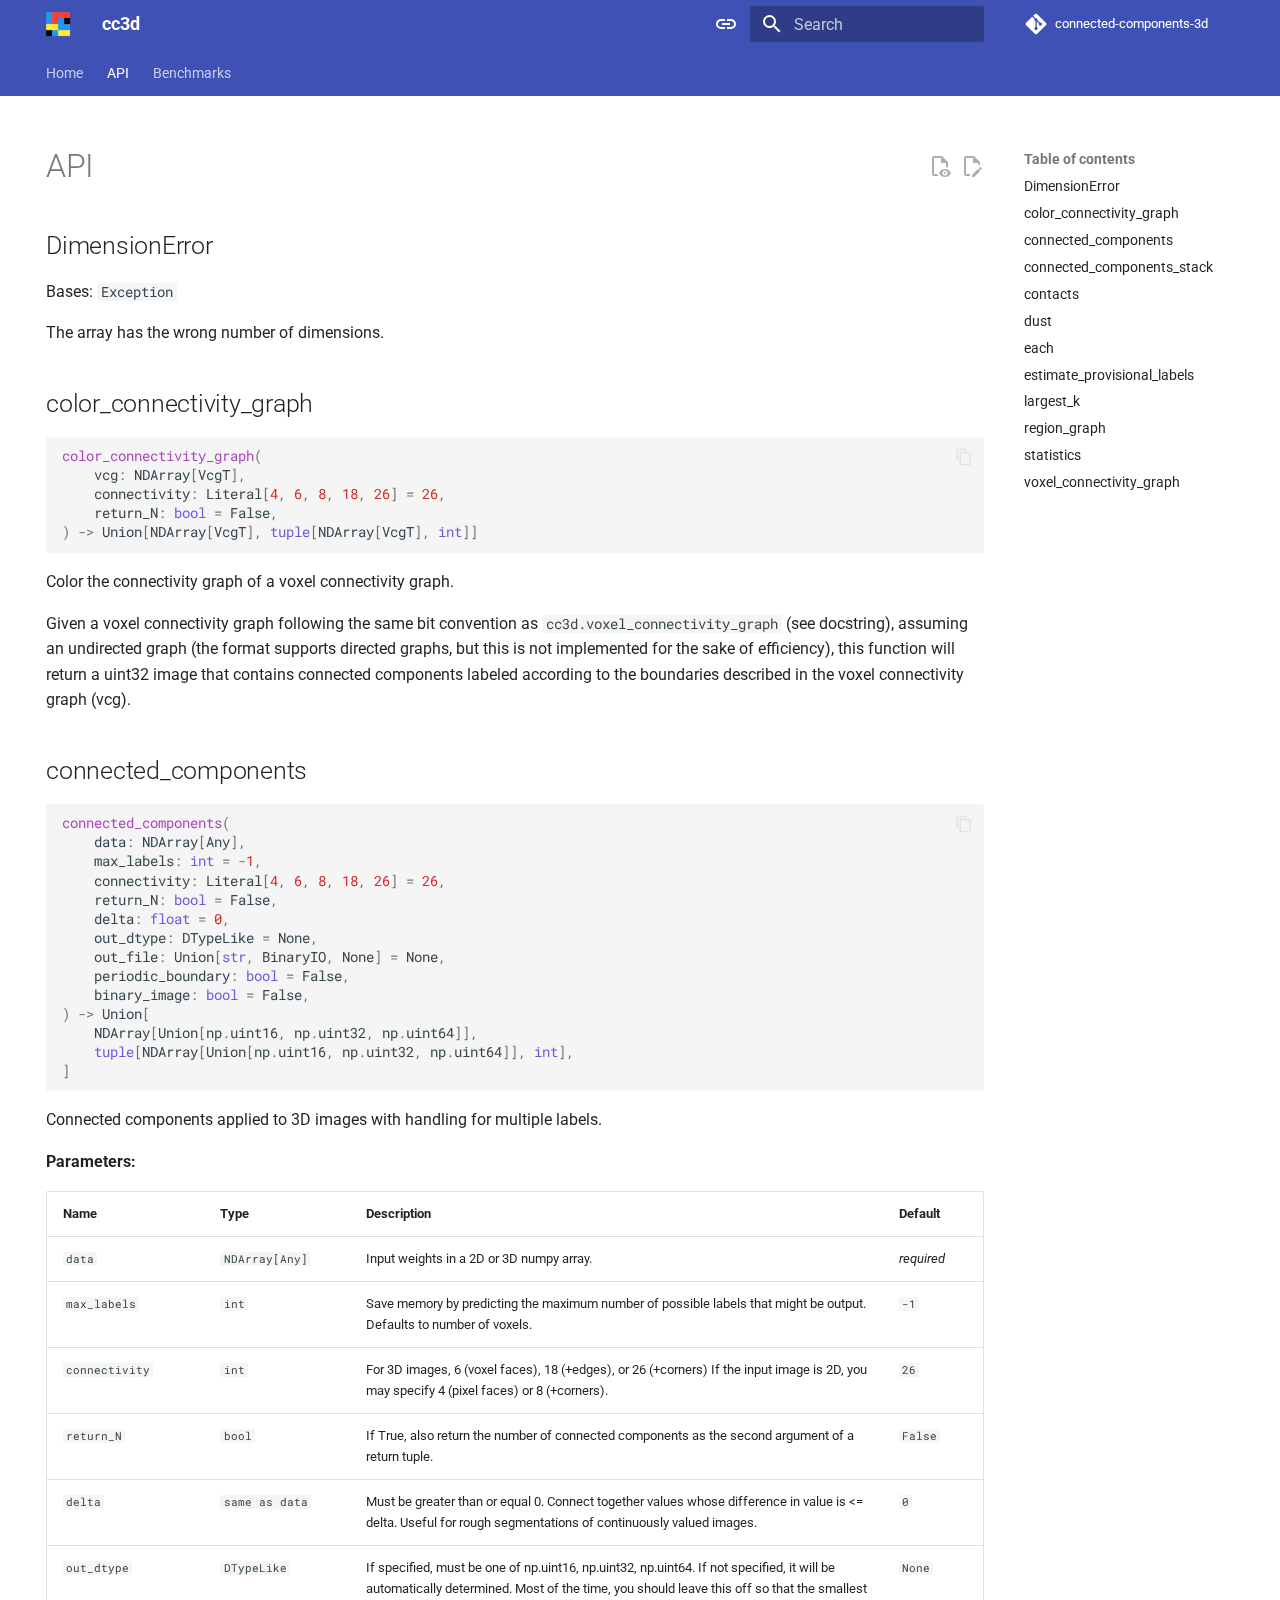
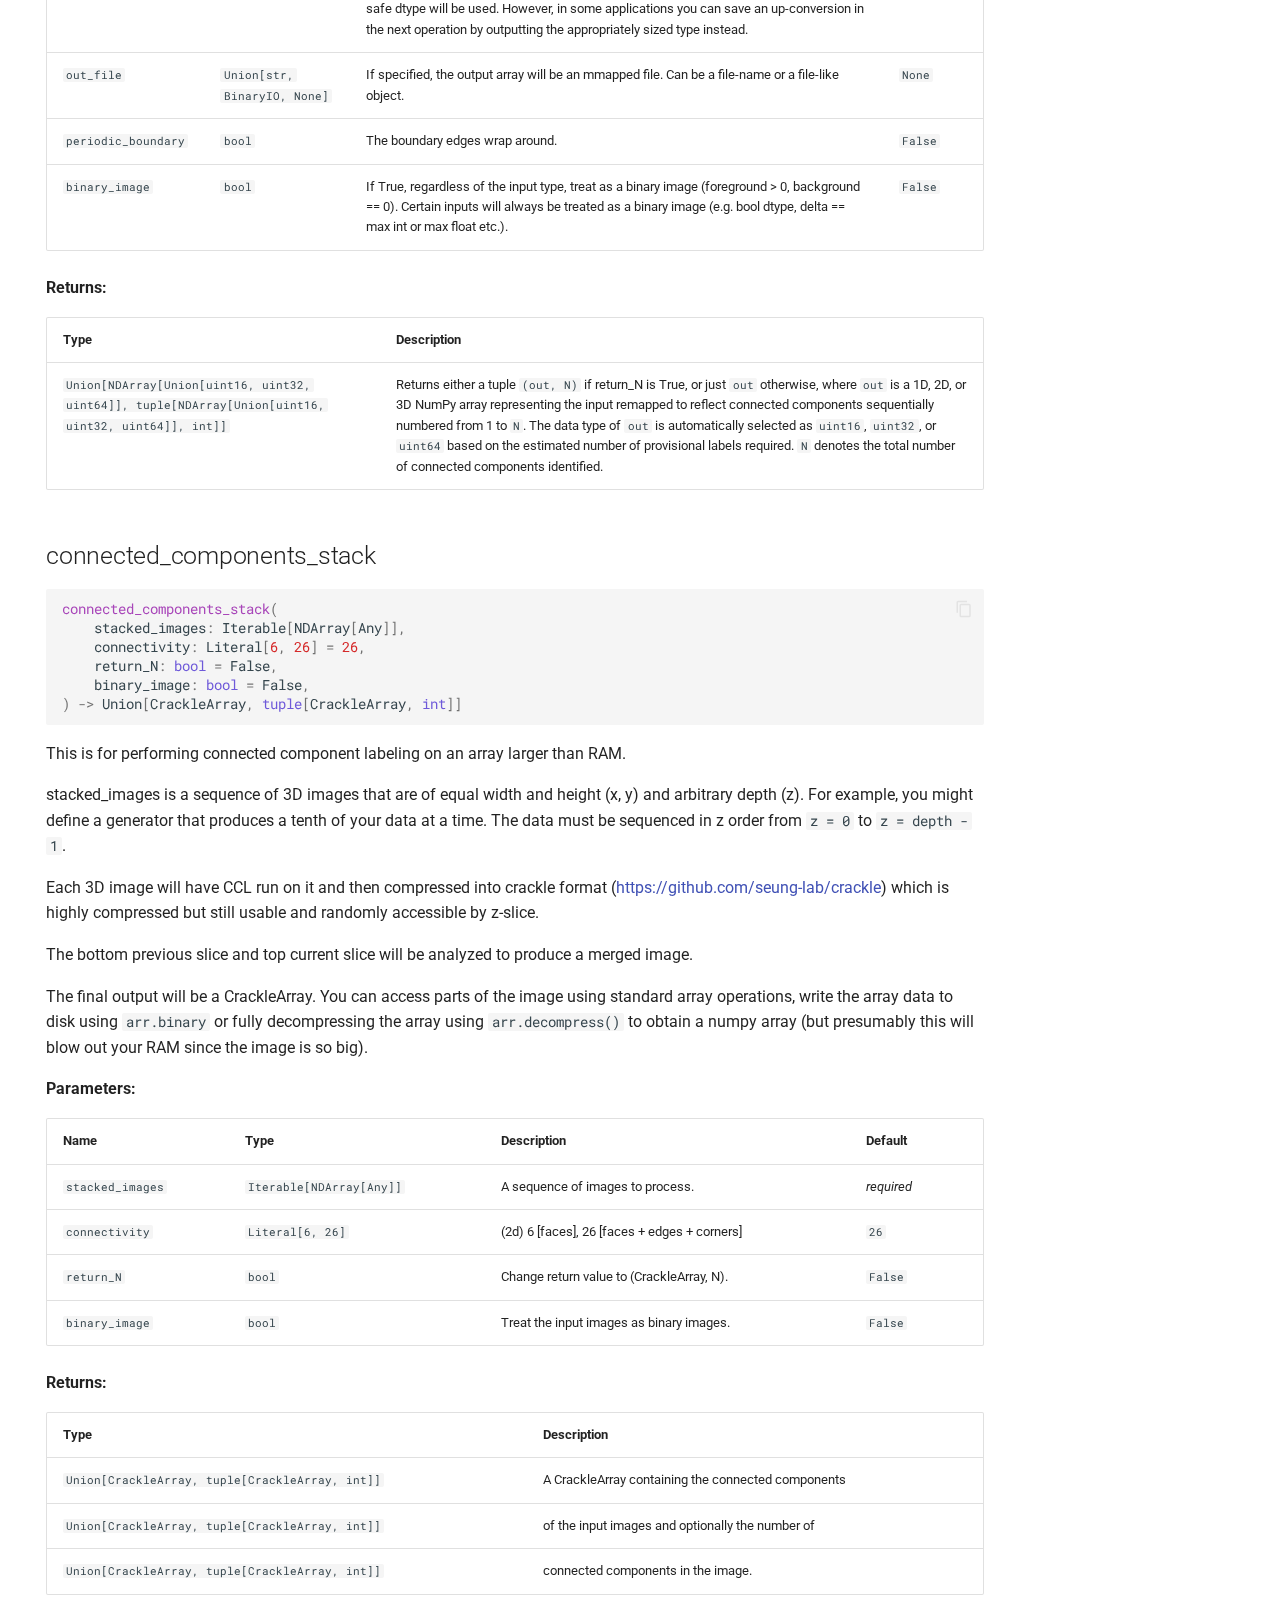
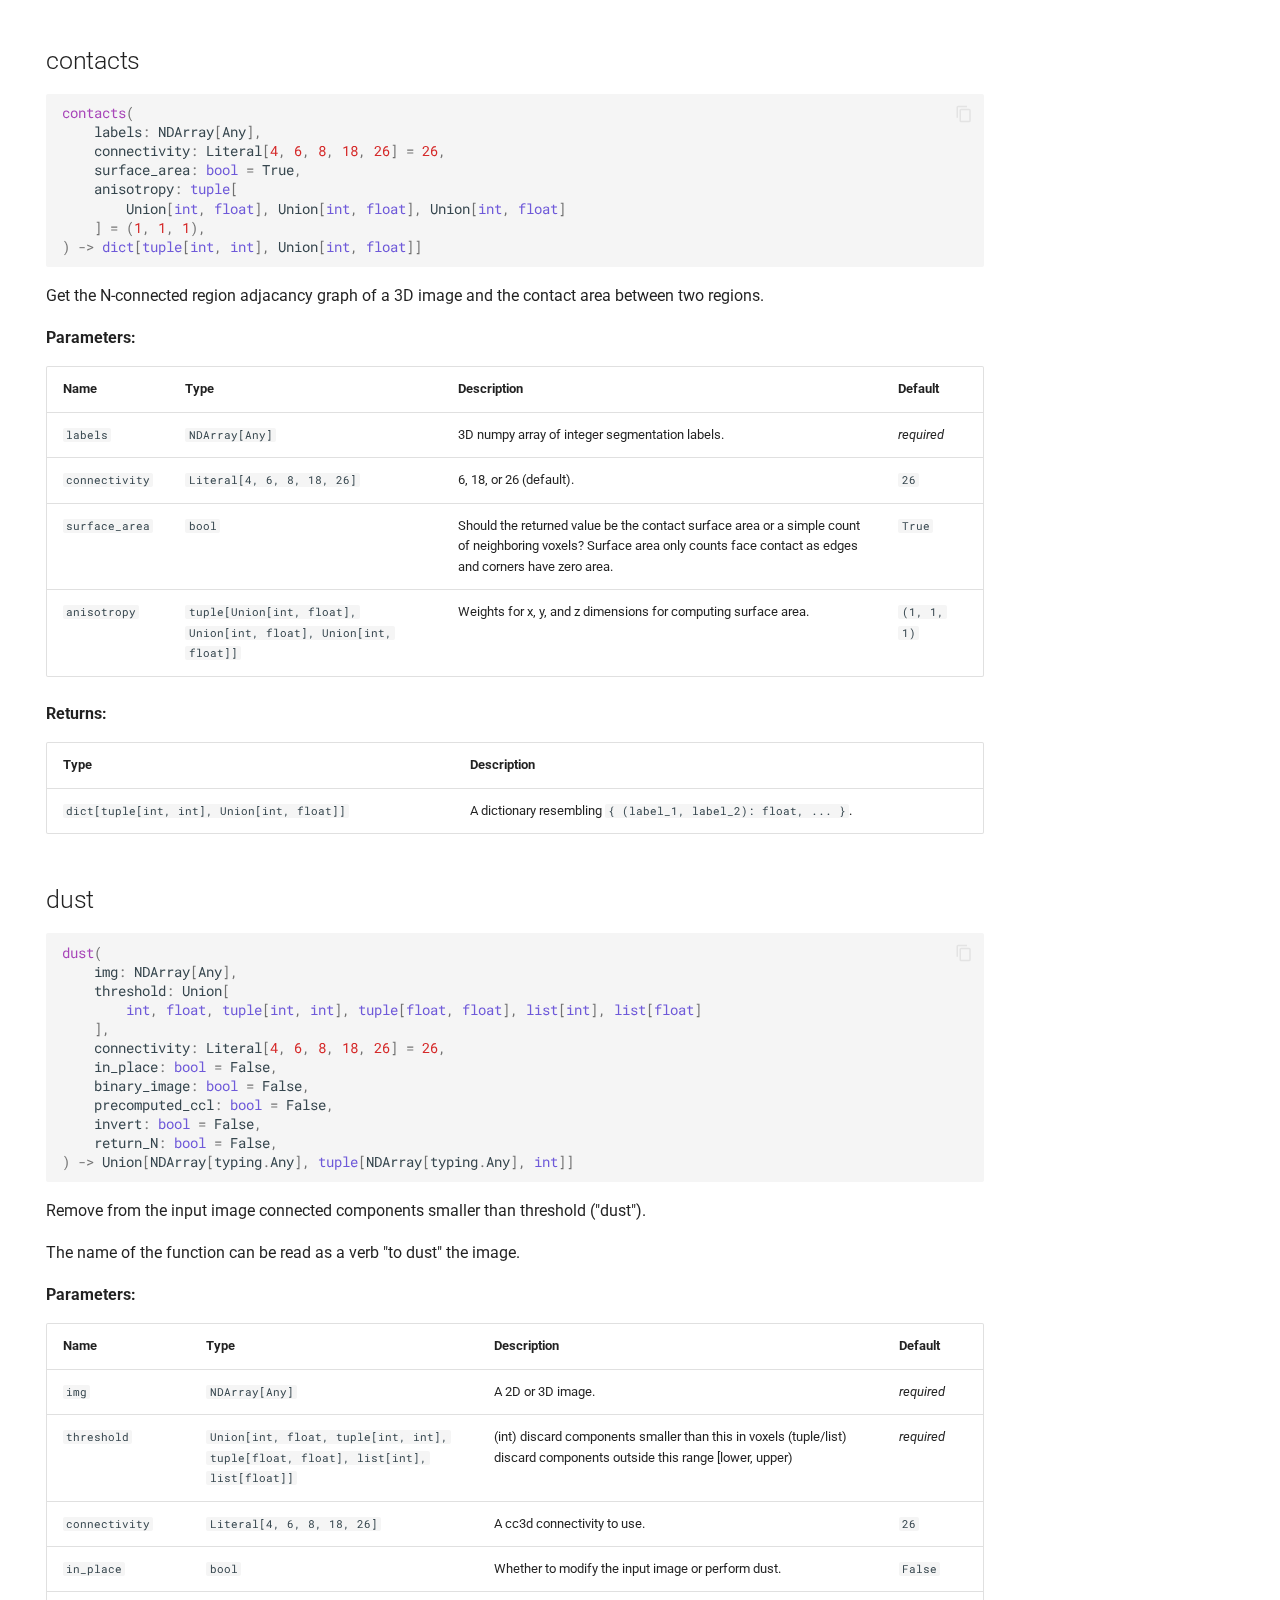
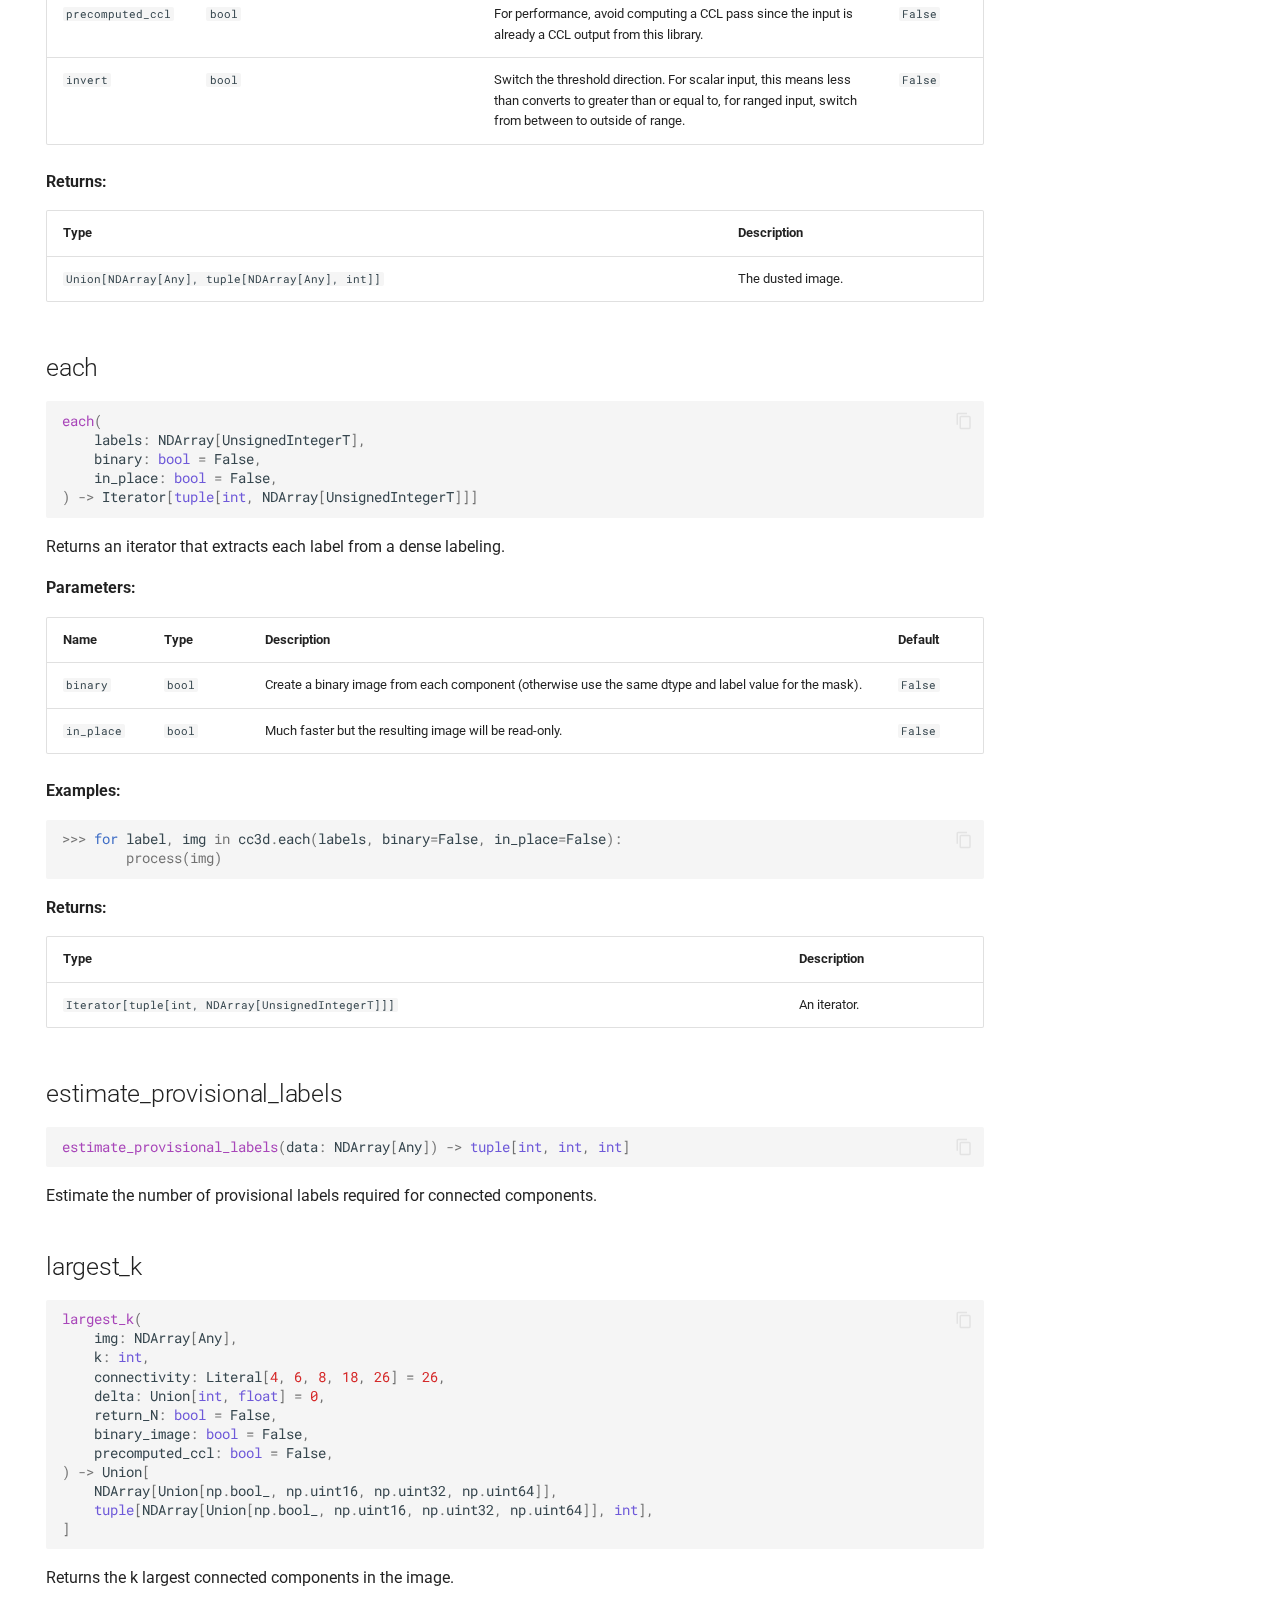
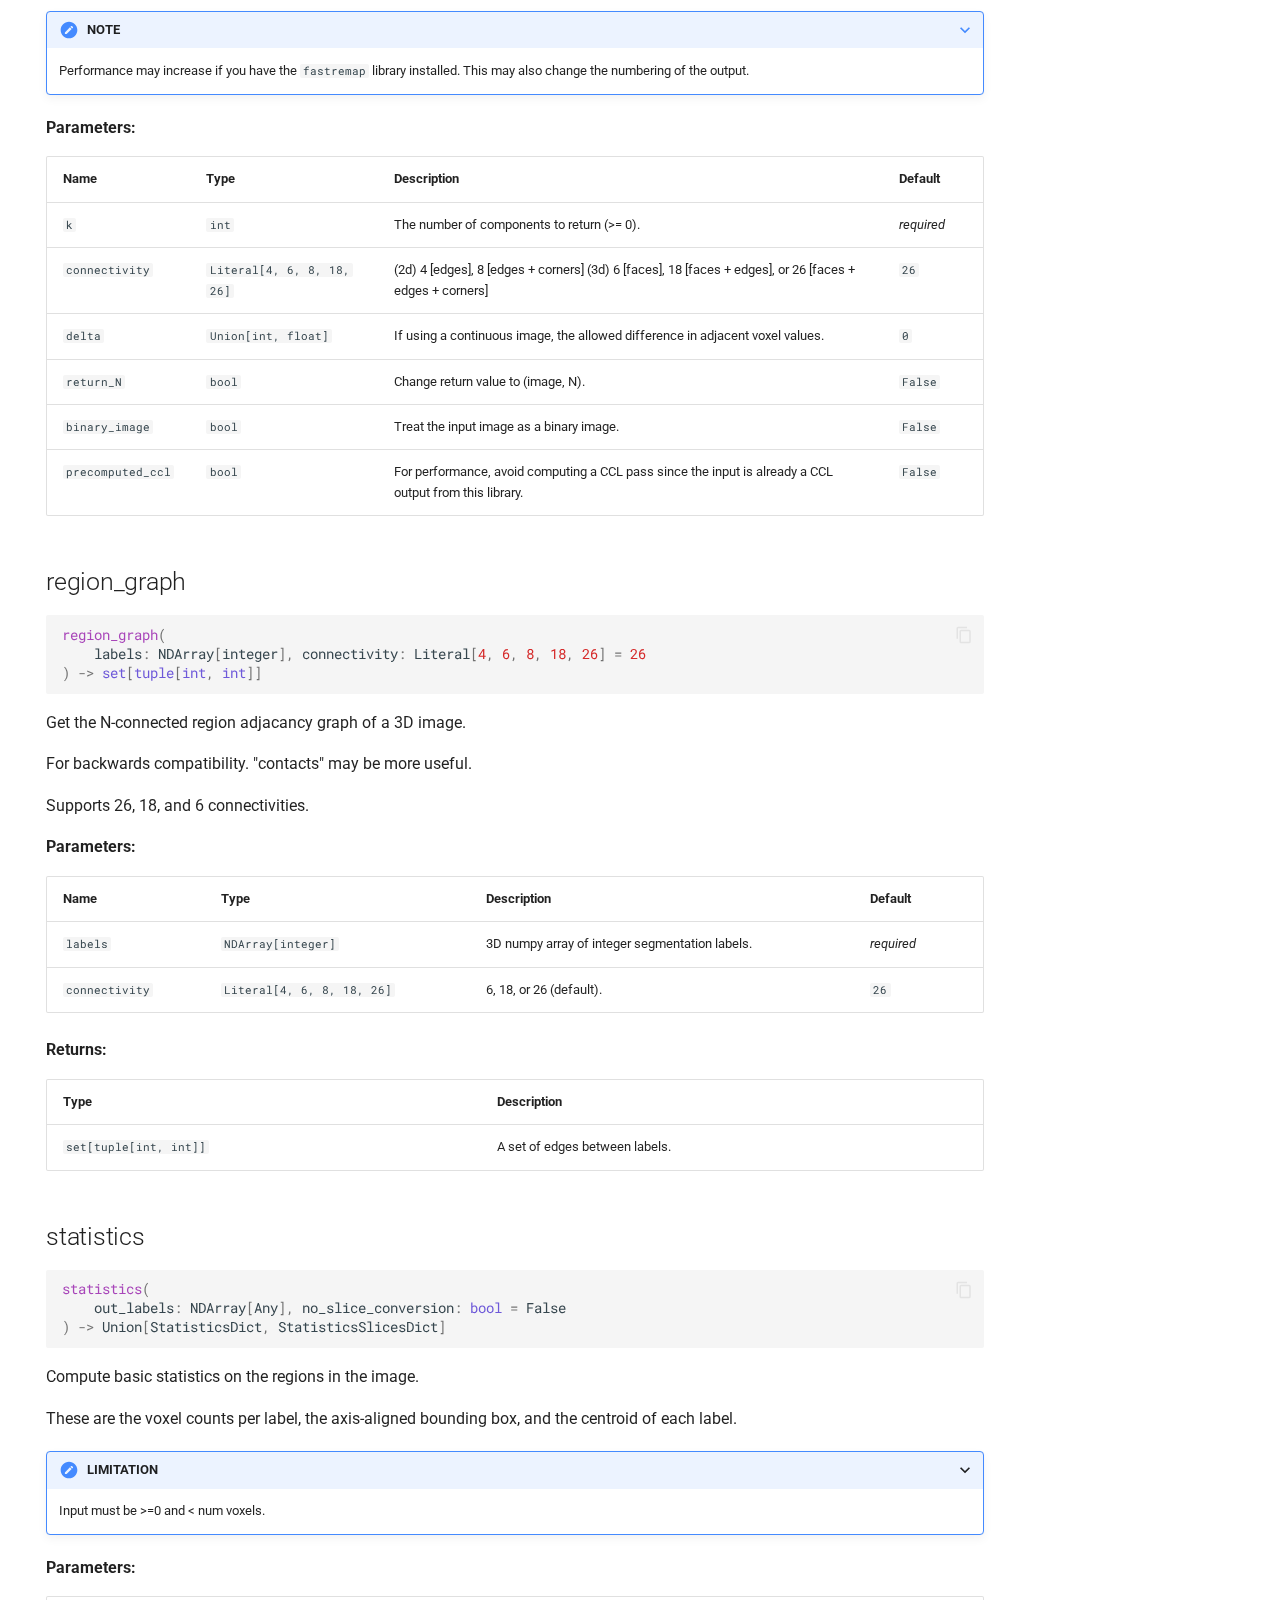
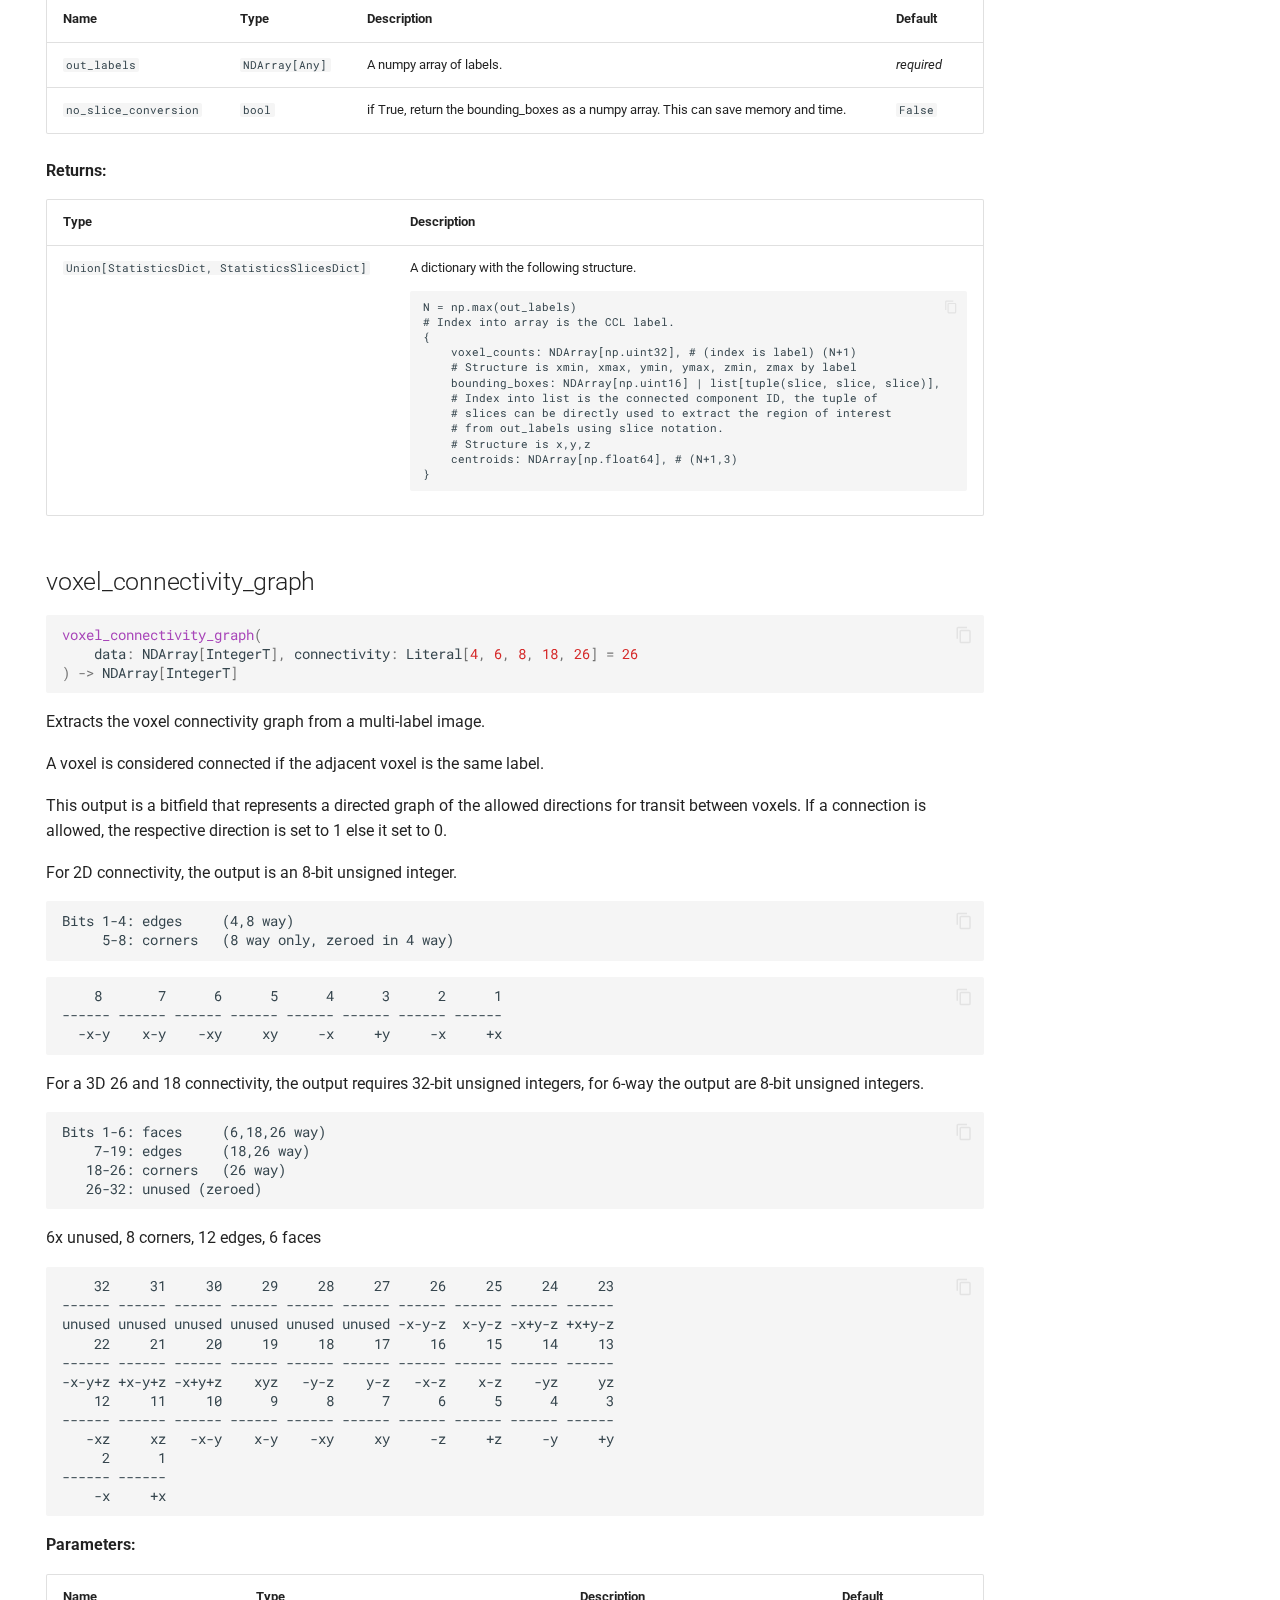
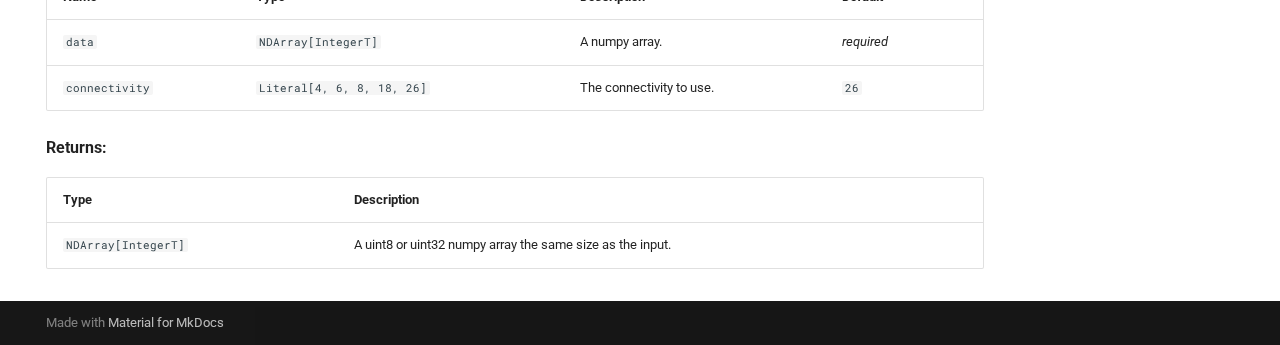
<file: docs/api/index.html>
<!doctype html>
<html lang="en" class="no-js">
  <head>
    
      <meta charset="utf-8">
      <meta name="viewport" content="width=device-width,initial-scale=1">
      
      
      
      
        <link rel="prev" href="../..">
      
      
        <link rel="next" href="../../benchmarks/">
      
      
      <link rel="icon" href="../images/logo.png">
      <meta name="generator" content="mkdocs-1.6.1, mkdocs-material-9.6.15">
    
    
      
        <title>API - cc3d</title>
      
    
    
      <link rel="stylesheet" href="../../assets/stylesheets/main.342714a4.min.css">
      
        
        <link rel="stylesheet" href="../../assets/stylesheets/palette.06af60db.min.css">
      
      


    
    
      
    
    
      
        
        
        <link rel="preconnect" href="https://fonts.gstatic.com" crossorigin>
        <link rel="stylesheet" href="https://fonts.googleapis.com/css?family=Roboto:300,300i,400,400i,700,700i%7CRoboto+Mono:400,400i,700,700i&display=fallback">
        <style>:root{--md-text-font:"Roboto";--md-code-font:"Roboto Mono"}</style>
      
    
    
      <link rel="stylesheet" href="../../assets/_mkdocstrings.css">
    
      <link rel="stylesheet" href="../docs.css">
    
    <script>__md_scope=new URL("../..",location),__md_hash=e=>[...e].reduce(((e,_)=>(e<<5)-e+_.charCodeAt(0)),0),__md_get=(e,_=localStorage,t=__md_scope)=>JSON.parse(_.getItem(t.pathname+"."+e)),__md_set=(e,_,t=localStorage,a=__md_scope)=>{try{t.setItem(a.pathname+"."+e,JSON.stringify(_))}catch(e){}}</script>
    
      

    
    
    
  </head>
  
  
    
    
      
    
    
    
    
    <body dir="ltr" data-md-color-scheme="default" data-md-color-primary="indigo" data-md-color-accent="indigo">
  
    
    <input class="md-toggle" data-md-toggle="drawer" type="checkbox" id="__drawer" autocomplete="off">
    <input class="md-toggle" data-md-toggle="search" type="checkbox" id="__search" autocomplete="off">
    <label class="md-overlay" for="__drawer"></label>
    <div data-md-component="skip">
      
        
        <a href="#api" class="md-skip">
          Skip to content
        </a>
      
    </div>
    <div data-md-component="announce">
      
    </div>
    
    
      

<header class="md-header" data-md-component="header">
  <nav class="md-header__inner md-grid" aria-label="Header">
    <a href="../.." title="cc3d" class="md-header__button md-logo" aria-label="cc3d" data-md-component="logo">
      
  <img src="../images/logo.png" alt="logo">

    </a>
    <label class="md-header__button md-icon" for="__drawer">
      
      <svg xmlns="http://www.w3.org/2000/svg" viewBox="0 0 24 24"><path d="M3 6h18v2H3zm0 5h18v2H3zm0 5h18v2H3z"/></svg>
    </label>
    <div class="md-header__title" data-md-component="header-title">
      <div class="md-header__ellipsis">
        <div class="md-header__topic">
          <span class="md-ellipsis">
            cc3d
          </span>
        </div>
        <div class="md-header__topic" data-md-component="header-topic">
          <span class="md-ellipsis">
            
              API
            
          </span>
        </div>
      </div>
    </div>
    
      
        <form class="md-header__option" data-md-component="palette">
  
    
    
    
    <input class="md-option" data-md-color-media="(prefers-color-scheme)" data-md-color-scheme="default" data-md-color-primary="indigo" data-md-color-accent="indigo"  aria-label="Switch to light mode"  type="radio" name="__palette" id="__palette_0">
    
      <label class="md-header__button md-icon" title="Switch to light mode" for="__palette_1" hidden>
        <svg xmlns="http://www.w3.org/2000/svg" viewBox="0 0 24 24"><path d="M3.9 12c0-1.71 1.39-3.1 3.1-3.1h4V7H7a5 5 0 0 0-5 5 5 5 0 0 0 5 5h4v-1.9H7c-1.71 0-3.1-1.39-3.1-3.1M8 13h8v-2H8zm9-6h-4v1.9h4c1.71 0 3.1 1.39 3.1 3.1s-1.39 3.1-3.1 3.1h-4V17h4a5 5 0 0 0 5-5 5 5 0 0 0-5-5"/></svg>
      </label>
    
  
    
    
    
    <input class="md-option" data-md-color-media="(prefers-color-scheme: light)" data-md-color-scheme="default" data-md-color-primary="indigo" data-md-color-accent="indigo"  aria-label="Switch to dark mode"  type="radio" name="__palette" id="__palette_1">
    
      <label class="md-header__button md-icon" title="Switch to dark mode" for="__palette_2" hidden>
        <svg xmlns="http://www.w3.org/2000/svg" viewBox="0 0 24 24"><path d="M12 8a4 4 0 0 0-4 4 4 4 0 0 0 4 4 4 4 0 0 0 4-4 4 4 0 0 0-4-4m0 10a6 6 0 0 1-6-6 6 6 0 0 1 6-6 6 6 0 0 1 6 6 6 6 0 0 1-6 6m8-9.31V4h-4.69L12 .69 8.69 4H4v4.69L.69 12 4 15.31V20h4.69L12 23.31 15.31 20H20v-4.69L23.31 12z"/></svg>
      </label>
    
  
    
    
    
    <input class="md-option" data-md-color-media="(prefers-color-scheme: dark)" data-md-color-scheme="slate" data-md-color-primary="indigo" data-md-color-accent="indigo"  aria-label="Switch to system preference"  type="radio" name="__palette" id="__palette_2">
    
      <label class="md-header__button md-icon" title="Switch to system preference" for="__palette_0" hidden>
        <svg xmlns="http://www.w3.org/2000/svg" viewBox="0 0 24 24"><path d="M12 18c-.89 0-1.74-.2-2.5-.55C11.56 16.5 13 14.42 13 12s-1.44-4.5-3.5-5.45C10.26 6.2 11.11 6 12 6a6 6 0 0 1 6 6 6 6 0 0 1-6 6m8-9.31V4h-4.69L12 .69 8.69 4H4v4.69L.69 12 4 15.31V20h4.69L12 23.31 15.31 20H20v-4.69L23.31 12z"/></svg>
      </label>
    
  
</form>
      
    
    
      <script>var palette=__md_get("__palette");if(palette&&palette.color){if("(prefers-color-scheme)"===palette.color.media){var media=matchMedia("(prefers-color-scheme: light)"),input=document.querySelector(media.matches?"[data-md-color-media='(prefers-color-scheme: light)']":"[data-md-color-media='(prefers-color-scheme: dark)']");palette.color.media=input.getAttribute("data-md-color-media"),palette.color.scheme=input.getAttribute("data-md-color-scheme"),palette.color.primary=input.getAttribute("data-md-color-primary"),palette.color.accent=input.getAttribute("data-md-color-accent")}for(var[key,value]of Object.entries(palette.color))document.body.setAttribute("data-md-color-"+key,value)}</script>
    
    
    
      
      
        <label class="md-header__button md-icon" for="__search">
          
          <svg xmlns="http://www.w3.org/2000/svg" viewBox="0 0 24 24"><path d="M9.5 3A6.5 6.5 0 0 1 16 9.5c0 1.61-.59 3.09-1.56 4.23l.27.27h.79l5 5-1.5 1.5-5-5v-.79l-.27-.27A6.52 6.52 0 0 1 9.5 16 6.5 6.5 0 0 1 3 9.5 6.5 6.5 0 0 1 9.5 3m0 2C7 5 5 7 5 9.5S7 14 9.5 14 14 12 14 9.5 12 5 9.5 5"/></svg>
        </label>
        <div class="md-search" data-md-component="search" role="dialog">
  <label class="md-search__overlay" for="__search"></label>
  <div class="md-search__inner" role="search">
    <form class="md-search__form" name="search">
      <input type="text" class="md-search__input" name="query" aria-label="Search" placeholder="Search" autocapitalize="off" autocorrect="off" autocomplete="off" spellcheck="false" data-md-component="search-query" required>
      <label class="md-search__icon md-icon" for="__search">
        
        <svg xmlns="http://www.w3.org/2000/svg" viewBox="0 0 24 24"><path d="M9.5 3A6.5 6.5 0 0 1 16 9.5c0 1.61-.59 3.09-1.56 4.23l.27.27h.79l5 5-1.5 1.5-5-5v-.79l-.27-.27A6.52 6.52 0 0 1 9.5 16 6.5 6.5 0 0 1 3 9.5 6.5 6.5 0 0 1 9.5 3m0 2C7 5 5 7 5 9.5S7 14 9.5 14 14 12 14 9.5 12 5 9.5 5"/></svg>
        
        <svg xmlns="http://www.w3.org/2000/svg" viewBox="0 0 24 24"><path d="M20 11v2H8l5.5 5.5-1.42 1.42L4.16 12l7.92-7.92L13.5 5.5 8 11z"/></svg>
      </label>
      <nav class="md-search__options" aria-label="Search">
        
        <button type="reset" class="md-search__icon md-icon" title="Clear" aria-label="Clear" tabindex="-1">
          
          <svg xmlns="http://www.w3.org/2000/svg" viewBox="0 0 24 24"><path d="M19 6.41 17.59 5 12 10.59 6.41 5 5 6.41 10.59 12 5 17.59 6.41 19 12 13.41 17.59 19 19 17.59 13.41 12z"/></svg>
        </button>
      </nav>
      
    </form>
    <div class="md-search__output">
      <div class="md-search__scrollwrap" tabindex="0" data-md-scrollfix>
        <div class="md-search-result" data-md-component="search-result">
          <div class="md-search-result__meta">
            Initializing search
          </div>
          <ol class="md-search-result__list" role="presentation"></ol>
        </div>
      </div>
    </div>
  </div>
</div>
      
    
    
      <div class="md-header__source">
        <a href="https://github.com/seung-lab/connected-components-3d" title="Go to repository" class="md-source" data-md-component="source">
  <div class="md-source__icon md-icon">
    
    <svg xmlns="http://www.w3.org/2000/svg" viewBox="0 0 448 512"><!--! Font Awesome Free 6.7.2 by @fontawesome - https://fontawesome.com License - https://fontawesome.com/license/free (Icons: CC BY 4.0, Fonts: SIL OFL 1.1, Code: MIT License) Copyright 2024 Fonticons, Inc.--><path d="M439.55 236.05 244 40.45a28.87 28.87 0 0 0-40.81 0l-40.66 40.63 51.52 51.52c27.06-9.14 52.68 16.77 43.39 43.68l49.66 49.66c34.23-11.8 61.18 31 35.47 56.69-26.49 26.49-70.21-2.87-56-37.34L240.22 199v121.85c25.3 12.54 22.26 41.85 9.08 55a34.34 34.34 0 0 1-48.55 0c-17.57-17.6-11.07-46.91 11.25-56v-123c-20.8-8.51-24.6-30.74-18.64-45L142.57 101 8.45 235.14a28.86 28.86 0 0 0 0 40.81l195.61 195.6a28.86 28.86 0 0 0 40.8 0l194.69-194.69a28.86 28.86 0 0 0 0-40.81"/></svg>
  </div>
  <div class="md-source__repository">
    connected-components-3d
  </div>
</a>
      </div>
    
  </nav>
  
</header>
    
    <div class="md-container" data-md-component="container">
      
      
        
          
            
<nav class="md-tabs" aria-label="Tabs" data-md-component="tabs">
  <div class="md-grid">
    <ul class="md-tabs__list">
      
        
  
  
  
  
    <li class="md-tabs__item">
      <a href="../.." class="md-tabs__link">
        
  
  
    
  
  Home

      </a>
    </li>
  

      
        
  
  
  
    
  
  
    <li class="md-tabs__item md-tabs__item--active">
      <a href="./" class="md-tabs__link">
        
  
  
    
  
  API

      </a>
    </li>
  

      
        
  
  
  
  
    <li class="md-tabs__item">
      <a href="../../benchmarks/" class="md-tabs__link">
        
  
  
    
  
  Benchmarks

      </a>
    </li>
  

      
    </ul>
  </div>
</nav>
          
        
      
      <main class="md-main" data-md-component="main">
        <div class="md-main__inner md-grid">
          
            
              
                
              
              <div class="md-sidebar md-sidebar--primary" data-md-component="sidebar" data-md-type="navigation" hidden>
                <div class="md-sidebar__scrollwrap">
                  <div class="md-sidebar__inner">
                    


  


<nav class="md-nav md-nav--primary md-nav--lifted" aria-label="Navigation" data-md-level="0">
  <label class="md-nav__title" for="__drawer">
    <a href="../.." title="cc3d" class="md-nav__button md-logo" aria-label="cc3d" data-md-component="logo">
      
  <img src="../images/logo.png" alt="logo">

    </a>
    cc3d
  </label>
  
    <div class="md-nav__source">
      <a href="https://github.com/seung-lab/connected-components-3d" title="Go to repository" class="md-source" data-md-component="source">
  <div class="md-source__icon md-icon">
    
    <svg xmlns="http://www.w3.org/2000/svg" viewBox="0 0 448 512"><!--! Font Awesome Free 6.7.2 by @fontawesome - https://fontawesome.com License - https://fontawesome.com/license/free (Icons: CC BY 4.0, Fonts: SIL OFL 1.1, Code: MIT License) Copyright 2024 Fonticons, Inc.--><path d="M439.55 236.05 244 40.45a28.87 28.87 0 0 0-40.81 0l-40.66 40.63 51.52 51.52c27.06-9.14 52.68 16.77 43.39 43.68l49.66 49.66c34.23-11.8 61.18 31 35.47 56.69-26.49 26.49-70.21-2.87-56-37.34L240.22 199v121.85c25.3 12.54 22.26 41.85 9.08 55a34.34 34.34 0 0 1-48.55 0c-17.57-17.6-11.07-46.91 11.25-56v-123c-20.8-8.51-24.6-30.74-18.64-45L142.57 101 8.45 235.14a28.86 28.86 0 0 0 0 40.81l195.61 195.6a28.86 28.86 0 0 0 40.8 0l194.69-194.69a28.86 28.86 0 0 0 0-40.81"/></svg>
  </div>
  <div class="md-source__repository">
    connected-components-3d
  </div>
</a>
    </div>
  
  <ul class="md-nav__list" data-md-scrollfix>
    
      
      
  
  
  
  
    <li class="md-nav__item">
      <a href="../.." class="md-nav__link">
        
  
  
  <span class="md-ellipsis">
    Home
    
  </span>
  

      </a>
    </li>
  

    
      
      
  
  
    
  
  
  
    <li class="md-nav__item md-nav__item--active">
      
      <input class="md-nav__toggle md-toggle" type="checkbox" id="__toc">
      
      
        
      
      
        <label class="md-nav__link md-nav__link--active" for="__toc">
          
  
  
  <span class="md-ellipsis">
    API
    
  </span>
  

          <span class="md-nav__icon md-icon"></span>
        </label>
      
      <a href="./" class="md-nav__link md-nav__link--active">
        
  
  
  <span class="md-ellipsis">
    API
    
  </span>
  

      </a>
      
        

<nav class="md-nav md-nav--secondary" aria-label="Table of contents">
  
  
  
    
  
  
    <label class="md-nav__title" for="__toc">
      <span class="md-nav__icon md-icon"></span>
      Table of contents
    </label>
    <ul class="md-nav__list" data-md-component="toc" data-md-scrollfix>
      
        <li class="md-nav__item">
  <a href="#cc3d.DimensionError" class="md-nav__link">
    <span class="md-ellipsis">
      DimensionError
    </span>
  </a>
  
</li>
      
        <li class="md-nav__item">
  <a href="#cc3d.color_connectivity_graph" class="md-nav__link">
    <span class="md-ellipsis">
      color_connectivity_graph
    </span>
  </a>
  
</li>
      
        <li class="md-nav__item">
  <a href="#cc3d.connected_components" class="md-nav__link">
    <span class="md-ellipsis">
      connected_components
    </span>
  </a>
  
</li>
      
        <li class="md-nav__item">
  <a href="#cc3d.connected_components_stack" class="md-nav__link">
    <span class="md-ellipsis">
      connected_components_stack
    </span>
  </a>
  
</li>
      
        <li class="md-nav__item">
  <a href="#cc3d.contacts" class="md-nav__link">
    <span class="md-ellipsis">
      contacts
    </span>
  </a>
  
</li>
      
        <li class="md-nav__item">
  <a href="#cc3d.dust" class="md-nav__link">
    <span class="md-ellipsis">
      dust
    </span>
  </a>
  
</li>
      
        <li class="md-nav__item">
  <a href="#cc3d.each" class="md-nav__link">
    <span class="md-ellipsis">
      each
    </span>
  </a>
  
</li>
      
        <li class="md-nav__item">
  <a href="#cc3d.estimate_provisional_labels" class="md-nav__link">
    <span class="md-ellipsis">
      estimate_provisional_labels
    </span>
  </a>
  
</li>
      
        <li class="md-nav__item">
  <a href="#cc3d.largest_k" class="md-nav__link">
    <span class="md-ellipsis">
      largest_k
    </span>
  </a>
  
</li>
      
        <li class="md-nav__item">
  <a href="#cc3d.region_graph" class="md-nav__link">
    <span class="md-ellipsis">
      region_graph
    </span>
  </a>
  
</li>
      
        <li class="md-nav__item">
  <a href="#cc3d.statistics" class="md-nav__link">
    <span class="md-ellipsis">
      statistics
    </span>
  </a>
  
</li>
      
        <li class="md-nav__item">
  <a href="#cc3d.voxel_connectivity_graph" class="md-nav__link">
    <span class="md-ellipsis">
      voxel_connectivity_graph
    </span>
  </a>
  
</li>
      
    </ul>
  
</nav>
      
    </li>
  

    
      
      
  
  
  
  
    <li class="md-nav__item">
      <a href="../../benchmarks/" class="md-nav__link">
        
  
  
  <span class="md-ellipsis">
    Benchmarks
    
  </span>
  

      </a>
    </li>
  

    
  </ul>
</nav>
                  </div>
                </div>
              </div>
            
            
              
                
              
              <div class="md-sidebar md-sidebar--secondary" data-md-component="sidebar" data-md-type="toc" >
                <div class="md-sidebar__scrollwrap">
                  <div class="md-sidebar__inner">
                    

<nav class="md-nav md-nav--secondary" aria-label="Table of contents">
  
  
  
    
  
  
    <label class="md-nav__title" for="__toc">
      <span class="md-nav__icon md-icon"></span>
      Table of contents
    </label>
    <ul class="md-nav__list" data-md-component="toc" data-md-scrollfix>
      
        <li class="md-nav__item">
  <a href="#cc3d.DimensionError" class="md-nav__link">
    <span class="md-ellipsis">
      DimensionError
    </span>
  </a>
  
</li>
      
        <li class="md-nav__item">
  <a href="#cc3d.color_connectivity_graph" class="md-nav__link">
    <span class="md-ellipsis">
      color_connectivity_graph
    </span>
  </a>
  
</li>
      
        <li class="md-nav__item">
  <a href="#cc3d.connected_components" class="md-nav__link">
    <span class="md-ellipsis">
      connected_components
    </span>
  </a>
  
</li>
      
        <li class="md-nav__item">
  <a href="#cc3d.connected_components_stack" class="md-nav__link">
    <span class="md-ellipsis">
      connected_components_stack
    </span>
  </a>
  
</li>
      
        <li class="md-nav__item">
  <a href="#cc3d.contacts" class="md-nav__link">
    <span class="md-ellipsis">
      contacts
    </span>
  </a>
  
</li>
      
        <li class="md-nav__item">
  <a href="#cc3d.dust" class="md-nav__link">
    <span class="md-ellipsis">
      dust
    </span>
  </a>
  
</li>
      
        <li class="md-nav__item">
  <a href="#cc3d.each" class="md-nav__link">
    <span class="md-ellipsis">
      each
    </span>
  </a>
  
</li>
      
        <li class="md-nav__item">
  <a href="#cc3d.estimate_provisional_labels" class="md-nav__link">
    <span class="md-ellipsis">
      estimate_provisional_labels
    </span>
  </a>
  
</li>
      
        <li class="md-nav__item">
  <a href="#cc3d.largest_k" class="md-nav__link">
    <span class="md-ellipsis">
      largest_k
    </span>
  </a>
  
</li>
      
        <li class="md-nav__item">
  <a href="#cc3d.region_graph" class="md-nav__link">
    <span class="md-ellipsis">
      region_graph
    </span>
  </a>
  
</li>
      
        <li class="md-nav__item">
  <a href="#cc3d.statistics" class="md-nav__link">
    <span class="md-ellipsis">
      statistics
    </span>
  </a>
  
</li>
      
        <li class="md-nav__item">
  <a href="#cc3d.voxel_connectivity_graph" class="md-nav__link">
    <span class="md-ellipsis">
      voxel_connectivity_graph
    </span>
  </a>
  
</li>
      
    </ul>
  
</nav>
                  </div>
                </div>
              </div>
            
          
          
            <div class="md-content" data-md-component="content">
              <article class="md-content__inner md-typeset">
                
                  
  



  
    <a href="https://github.com/seung-lab/connected-components-3d/edit/master/docs/docs/api.md" title="Edit this page" class="md-content__button md-icon" rel="edit">
      
      <svg xmlns="http://www.w3.org/2000/svg" viewBox="0 0 24 24"><path d="M10 20H6V4h7v5h5v3.1l2-2V8l-6-6H6c-1.1 0-2 .9-2 2v16c0 1.1.9 2 2 2h4zm10.2-7c.1 0 .3.1.4.2l1.3 1.3c.2.2.2.6 0 .8l-1 1-2.1-2.1 1-1c.1-.1.2-.2.4-.2m0 3.9L14.1 23H12v-2.1l6.1-6.1z"/></svg>
    </a>
  
  
    
      
    
    <a href="https://github.com/seung-lab/connected-components-3d/raw/master/docs/docs/api.md" title="View source of this page" class="md-content__button md-icon">
      
      <svg xmlns="http://www.w3.org/2000/svg" viewBox="0 0 24 24"><path d="M17 18c.56 0 1 .44 1 1s-.44 1-1 1-1-.44-1-1 .44-1 1-1m0-3c-2.73 0-5.06 1.66-6 4 .94 2.34 3.27 4 6 4s5.06-1.66 6-4c-.94-2.34-3.27-4-6-4m0 6.5a2.5 2.5 0 0 1-2.5-2.5 2.5 2.5 0 0 1 2.5-2.5 2.5 2.5 0 0 1 2.5 2.5 2.5 2.5 0 0 1-2.5 2.5M9.27 20H6V4h7v5h5v4.07c.7.08 1.36.25 2 .49V8l-6-6H6a2 2 0 0 0-2 2v16a2 2 0 0 0 2 2h4.5a8.2 8.2 0 0 1-1.23-2"/></svg>
    </a>
  


<h1 id="api">API</h1>


<div class="doc doc-object doc-module">




    <div class="doc doc-contents first">









  <div class="doc doc-children">








<div class="doc doc-object doc-class">



<h2 id="cc3d.DimensionError" class="doc doc-heading">
            <span class="doc doc-object-name doc-class-name">DimensionError</span>


</h2>


    <div class="doc doc-contents ">
            <p class="doc doc-class-bases">
              Bases: <code><span title="Exception">Exception</span></code></p>


        <p>The array has the wrong number of dimensions.</p>








    </div>

</div>


<div class="doc doc-object doc-function">


<h2 id="cc3d.color_connectivity_graph" class="doc doc-heading">
            <span class="doc doc-object-name doc-function-name">color_connectivity_graph</span>


</h2>
<div class="language-python doc-signature highlight"><pre><span></span><code><span id="__span-0-1"><a id="__codelineno-0-1" name="__codelineno-0-1" href="#__codelineno-0-1"></a><span class="nf">color_connectivity_graph</span><span class="p">(</span>
</span><span id="__span-0-2"><a id="__codelineno-0-2" name="__codelineno-0-2" href="#__codelineno-0-2"></a>    <span class="n">vcg</span><span class="p">:</span> <span class="n">NDArray</span><span class="p">[</span><span class="n">VcgT</span><span class="p">],</span>
</span><span id="__span-0-3"><a id="__codelineno-0-3" name="__codelineno-0-3" href="#__codelineno-0-3"></a>    <span class="n">connectivity</span><span class="p">:</span> <span class="n">Literal</span><span class="p">[</span><span class="mi">4</span><span class="p">,</span> <span class="mi">6</span><span class="p">,</span> <span class="mi">8</span><span class="p">,</span> <span class="mi">18</span><span class="p">,</span> <span class="mi">26</span><span class="p">]</span> <span class="o">=</span> <span class="mi">26</span><span class="p">,</span>
</span><span id="__span-0-4"><a id="__codelineno-0-4" name="__codelineno-0-4" href="#__codelineno-0-4"></a>    <span class="n">return_N</span><span class="p">:</span> <span class="nb">bool</span> <span class="o">=</span> <span class="kc">False</span><span class="p">,</span>
</span><span id="__span-0-5"><a id="__codelineno-0-5" name="__codelineno-0-5" href="#__codelineno-0-5"></a><span class="p">)</span> <span class="o">-&gt;</span> <span class="n">Union</span><span class="p">[</span><span class="n">NDArray</span><span class="p">[</span><span class="n">VcgT</span><span class="p">],</span> <span class="nb">tuple</span><span class="p">[</span><span class="n">NDArray</span><span class="p">[</span><span class="n">VcgT</span><span class="p">],</span> <span class="nb">int</span><span class="p">]]</span>
</span></code></pre></div>

    <div class="doc doc-contents ">

        <p>Color the connectivity graph of a voxel connectivity graph.</p>
<p>Given a voxel connectivity graph following the same bit convention as
<code>cc3d.voxel_connectivity_graph</code> (see docstring), assuming an undirected
graph (the format supports directed graphs, but this is not implemented
for the sake of efficiency), this function will return a uint32 image
that contains connected components labeled according to the boundaries
described in the voxel connectivity graph (vcg).</p>


    </div>

</div>

<div class="doc doc-object doc-function">


<h2 id="cc3d.connected_components" class="doc doc-heading">
            <span class="doc doc-object-name doc-function-name">connected_components</span>


</h2>
<div class="language-python doc-signature highlight"><pre><span></span><code><span id="__span-0-1"><a id="__codelineno-0-1" name="__codelineno-0-1" href="#__codelineno-0-1"></a><span class="nf">connected_components</span><span class="p">(</span>
</span><span id="__span-0-2"><a id="__codelineno-0-2" name="__codelineno-0-2" href="#__codelineno-0-2"></a>    <span class="n">data</span><span class="p">:</span> <span class="n">NDArray</span><span class="p">[</span><span class="n">Any</span><span class="p">],</span>
</span><span id="__span-0-3"><a id="__codelineno-0-3" name="__codelineno-0-3" href="#__codelineno-0-3"></a>    <span class="n">max_labels</span><span class="p">:</span> <span class="nb">int</span> <span class="o">=</span> <span class="o">-</span><span class="mi">1</span><span class="p">,</span>
</span><span id="__span-0-4"><a id="__codelineno-0-4" name="__codelineno-0-4" href="#__codelineno-0-4"></a>    <span class="n">connectivity</span><span class="p">:</span> <span class="n">Literal</span><span class="p">[</span><span class="mi">4</span><span class="p">,</span> <span class="mi">6</span><span class="p">,</span> <span class="mi">8</span><span class="p">,</span> <span class="mi">18</span><span class="p">,</span> <span class="mi">26</span><span class="p">]</span> <span class="o">=</span> <span class="mi">26</span><span class="p">,</span>
</span><span id="__span-0-5"><a id="__codelineno-0-5" name="__codelineno-0-5" href="#__codelineno-0-5"></a>    <span class="n">return_N</span><span class="p">:</span> <span class="nb">bool</span> <span class="o">=</span> <span class="kc">False</span><span class="p">,</span>
</span><span id="__span-0-6"><a id="__codelineno-0-6" name="__codelineno-0-6" href="#__codelineno-0-6"></a>    <span class="n">delta</span><span class="p">:</span> <span class="nb">float</span> <span class="o">=</span> <span class="mi">0</span><span class="p">,</span>
</span><span id="__span-0-7"><a id="__codelineno-0-7" name="__codelineno-0-7" href="#__codelineno-0-7"></a>    <span class="n">out_dtype</span><span class="p">:</span> <span class="n">DTypeLike</span> <span class="o">=</span> <span class="kc">None</span><span class="p">,</span>
</span><span id="__span-0-8"><a id="__codelineno-0-8" name="__codelineno-0-8" href="#__codelineno-0-8"></a>    <span class="n">out_file</span><span class="p">:</span> <span class="n">Union</span><span class="p">[</span><span class="nb">str</span><span class="p">,</span> <span class="n">BinaryIO</span><span class="p">,</span> <span class="kc">None</span><span class="p">]</span> <span class="o">=</span> <span class="kc">None</span><span class="p">,</span>
</span><span id="__span-0-9"><a id="__codelineno-0-9" name="__codelineno-0-9" href="#__codelineno-0-9"></a>    <span class="n">periodic_boundary</span><span class="p">:</span> <span class="nb">bool</span> <span class="o">=</span> <span class="kc">False</span><span class="p">,</span>
</span><span id="__span-0-10"><a id="__codelineno-0-10" name="__codelineno-0-10" href="#__codelineno-0-10"></a>    <span class="n">binary_image</span><span class="p">:</span> <span class="nb">bool</span> <span class="o">=</span> <span class="kc">False</span><span class="p">,</span>
</span><span id="__span-0-11"><a id="__codelineno-0-11" name="__codelineno-0-11" href="#__codelineno-0-11"></a><span class="p">)</span> <span class="o">-&gt;</span> <span class="n">Union</span><span class="p">[</span>
</span><span id="__span-0-12"><a id="__codelineno-0-12" name="__codelineno-0-12" href="#__codelineno-0-12"></a>    <span class="n">NDArray</span><span class="p">[</span><span class="n">Union</span><span class="p">[</span><span class="n">np</span><span class="o">.</span><span class="n">uint16</span><span class="p">,</span> <span class="n">np</span><span class="o">.</span><span class="n">uint32</span><span class="p">,</span> <span class="n">np</span><span class="o">.</span><span class="n">uint64</span><span class="p">]],</span>
</span><span id="__span-0-13"><a id="__codelineno-0-13" name="__codelineno-0-13" href="#__codelineno-0-13"></a>    <span class="nb">tuple</span><span class="p">[</span><span class="n">NDArray</span><span class="p">[</span><span class="n">Union</span><span class="p">[</span><span class="n">np</span><span class="o">.</span><span class="n">uint16</span><span class="p">,</span> <span class="n">np</span><span class="o">.</span><span class="n">uint32</span><span class="p">,</span> <span class="n">np</span><span class="o">.</span><span class="n">uint64</span><span class="p">]],</span> <span class="nb">int</span><span class="p">],</span>
</span><span id="__span-0-14"><a id="__codelineno-0-14" name="__codelineno-0-14" href="#__codelineno-0-14"></a><span class="p">]</span>
</span></code></pre></div>

    <div class="doc doc-contents ">

        <p>Connected components applied to 3D images with handling for multiple labels.</p>


<p><span class="doc-section-title">Parameters:</span></p>
    <table>
      <thead>
        <tr>
          <th>Name</th>
          <th>Type</th>
          <th>Description</th>
          <th>Default</th>
        </tr>
      </thead>
      <tbody>
          <tr class="doc-section-item">
            <td>
                <code>data</code>
            </td>
            <td>
                  <code><span title="numpy.typing.NDArray">NDArray</span>[<span title="typing.Any">Any</span>]</code>
            </td>
            <td>
              <div class="doc-md-description">
                <p>Input weights in a 2D or 3D numpy array.</p>
              </div>
            </td>
            <td>
                <em>required</em>
            </td>
          </tr>
          <tr class="doc-section-item">
            <td>
                <code>max_labels</code>
            </td>
            <td>
                  <code><span title="int">int</span></code>
            </td>
            <td>
              <div class="doc-md-description">
                <p>Save memory by predicting the maximum
number of possible labels that might be output.
Defaults to number of voxels.</p>
              </div>
            </td>
            <td>
                  <code>-1</code>
            </td>
          </tr>
          <tr class="doc-section-item">
            <td>
                <code>connectivity</code>
            </td>
            <td>
                  <code><span title="int">int</span></code>
            </td>
            <td>
              <div class="doc-md-description">
                <p>For 3D images, 6 (voxel faces), 18 (+edges), or 26 (+corners)
If the input image is 2D, you may specify 4 (pixel faces) or
8 (+corners).</p>
              </div>
            </td>
            <td>
                  <code>26</code>
            </td>
          </tr>
          <tr class="doc-section-item">
            <td>
                <code>return_N</code>
            </td>
            <td>
                  <code><span title="bool">bool</span></code>
            </td>
            <td>
              <div class="doc-md-description">
                <p>If True, also return the number of connected components
as the second argument of a return tuple.</p>
              </div>
            </td>
            <td>
                  <code>False</code>
            </td>
          </tr>
          <tr class="doc-section-item">
            <td>
                <code>delta</code>
            </td>
            <td>
                  <code>same as data</code>
            </td>
            <td>
              <div class="doc-md-description">
                <p>Must be greater than or equal 0. Connect together
values whose difference in value is &lt;= delta. Useful for rough
segmentations of continuously valued images.</p>
              </div>
            </td>
            <td>
                  <code>0</code>
            </td>
          </tr>
          <tr class="doc-section-item">
            <td>
                <code>out_dtype</code>
            </td>
            <td>
                  <code><span title="numpy.typing.DTypeLike">DTypeLike</span></code>
            </td>
            <td>
              <div class="doc-md-description">
                <p>If specified, must be one of np.uint16, np.uint32, np.uint64.
If not specified, it will be automatically determined. Most of the time,
you should leave this off so that the smallest safe dtype will be used.
However, in some applications you can save an up-conversion in the next
operation by outputting the appropriately sized type instead.</p>
              </div>
            </td>
            <td>
                  <code>None</code>
            </td>
          </tr>
          <tr class="doc-section-item">
            <td>
                <code>out_file</code>
            </td>
            <td>
                  <code><span title="typing.Union">Union</span>[<span title="str">str</span>, <span title="typing.BinaryIO">BinaryIO</span>, None]</code>
            </td>
            <td>
              <div class="doc-md-description">
                <p>If specified, the output array will be an mmapped
file. Can be a file-name or a file-like object.</p>
              </div>
            </td>
            <td>
                  <code>None</code>
            </td>
          </tr>
          <tr class="doc-section-item">
            <td>
                <code>periodic_boundary</code>
            </td>
            <td>
                  <code><span title="bool">bool</span></code>
            </td>
            <td>
              <div class="doc-md-description">
                <p>The boundary edges wrap around.</p>
              </div>
            </td>
            <td>
                  <code>False</code>
            </td>
          </tr>
          <tr class="doc-section-item">
            <td>
                <code>binary_image</code>
            </td>
            <td>
                  <code><span title="bool">bool</span></code>
            </td>
            <td>
              <div class="doc-md-description">
                <p>If True, regardless of the input type,
treat as a binary image (foreground &gt; 0, background == 0).
Certain inputs will always be treated as a binary
image (e.g. bool dtype, delta == max int or max float etc.).</p>
              </div>
            </td>
            <td>
                  <code>False</code>
            </td>
          </tr>
      </tbody>
    </table>


    <p><span class="doc-section-title">Returns:</span></p>
    <table>
      <thead>
        <tr>
          <th>Type</th>
          <th>Description</th>
        </tr>
      </thead>
      <tbody>
          <tr class="doc-section-item">
            <td>
                  <code><span title="typing.Union">Union</span>[<span title="numpy.typing.NDArray">NDArray</span>[<span title="typing.Union">Union</span>[<span title="numpy.uint16">uint16</span>, <span title="numpy.uint32">uint32</span>, <span title="numpy.uint64">uint64</span>]], <span title="tuple">tuple</span>[<span title="numpy.typing.NDArray">NDArray</span>[<span title="typing.Union">Union</span>[<span title="numpy.uint16">uint16</span>, <span title="numpy.uint32">uint32</span>, <span title="numpy.uint64">uint64</span>]], <span title="int">int</span>]]</code>
            </td>
            <td>
              <div class="doc-md-description">
                <p>Returns either a tuple <code>(out, N)</code> if return_N is True, or just <code>out</code>
otherwise, where <code>out</code> is a 1D, 2D, or 3D NumPy array representing
the input remapped to reflect connected components sequentially
numbered from 1 to <code>N</code>. The data type of <code>out</code> is automatically
selected as <code>uint16</code>, <code>uint32</code>, or <code>uint64</code> based on the estimated
number of provisional labels required. <code>N</code> denotes the total number
of connected components identified.</p>
              </div>
            </td>
          </tr>
      </tbody>
    </table>


    </div>

</div>

<div class="doc doc-object doc-function">


<h2 id="cc3d.connected_components_stack" class="doc doc-heading">
            <span class="doc doc-object-name doc-function-name">connected_components_stack</span>


</h2>
<div class="language-python doc-signature highlight"><pre><span></span><code><span id="__span-0-1"><a id="__codelineno-0-1" name="__codelineno-0-1" href="#__codelineno-0-1"></a><span class="nf">connected_components_stack</span><span class="p">(</span>
</span><span id="__span-0-2"><a id="__codelineno-0-2" name="__codelineno-0-2" href="#__codelineno-0-2"></a>    <span class="n">stacked_images</span><span class="p">:</span> <span class="n">Iterable</span><span class="p">[</span><span class="n">NDArray</span><span class="p">[</span><span class="n">Any</span><span class="p">]],</span>
</span><span id="__span-0-3"><a id="__codelineno-0-3" name="__codelineno-0-3" href="#__codelineno-0-3"></a>    <span class="n">connectivity</span><span class="p">:</span> <span class="n">Literal</span><span class="p">[</span><span class="mi">6</span><span class="p">,</span> <span class="mi">26</span><span class="p">]</span> <span class="o">=</span> <span class="mi">26</span><span class="p">,</span>
</span><span id="__span-0-4"><a id="__codelineno-0-4" name="__codelineno-0-4" href="#__codelineno-0-4"></a>    <span class="n">return_N</span><span class="p">:</span> <span class="nb">bool</span> <span class="o">=</span> <span class="kc">False</span><span class="p">,</span>
</span><span id="__span-0-5"><a id="__codelineno-0-5" name="__codelineno-0-5" href="#__codelineno-0-5"></a>    <span class="n">binary_image</span><span class="p">:</span> <span class="nb">bool</span> <span class="o">=</span> <span class="kc">False</span><span class="p">,</span>
</span><span id="__span-0-6"><a id="__codelineno-0-6" name="__codelineno-0-6" href="#__codelineno-0-6"></a><span class="p">)</span> <span class="o">-&gt;</span> <span class="n">Union</span><span class="p">[</span><span class="n">CrackleArray</span><span class="p">,</span> <span class="nb">tuple</span><span class="p">[</span><span class="n">CrackleArray</span><span class="p">,</span> <span class="nb">int</span><span class="p">]]</span>
</span></code></pre></div>

    <div class="doc doc-contents ">

        <p>This is for performing connected component labeling on an array larger than RAM.</p>
<p>stacked_images is a sequence of 3D images that are of equal
width and height (x, y) and arbitrary depth (z). For example,
you might define a generator that produces a tenth of your
data at a time. The data must be sequenced in z order from
<code>z = 0</code> to <code>z = depth - 1</code>.</p>
<p>Each 3D image will have CCL run on it and then compressed
into crackle format (<a href="https://github.com/seung-lab/crackle">https://github.com/seung-lab/crackle</a>)
which is highly compressed but still usable and randomly
accessible by z-slice. </p>
<p>The bottom previous slice and top current
slice will be analyzed to produce a merged image.</p>
<p>The final output will be a CrackleArray. You
can access parts of the image using standard array
operations, write the array data to disk using <code>arr.binary</code>
or fully decompressing the array using <code>arr.decompress()</code>
to obtain a numpy array (but presumably this will blow
out your RAM since the image is so big).</p>


<p><span class="doc-section-title">Parameters:</span></p>
    <table>
      <thead>
        <tr>
          <th>Name</th>
          <th>Type</th>
          <th>Description</th>
          <th>Default</th>
        </tr>
      </thead>
      <tbody>
          <tr class="doc-section-item">
            <td>
                <code>stacked_images</code>
            </td>
            <td>
                  <code><span title="typing.Iterable">Iterable</span>[<span title="numpy.typing.NDArray">NDArray</span>[<span title="typing.Any">Any</span>]]</code>
            </td>
            <td>
              <div class="doc-md-description">
                <p>A sequence of images to process.</p>
              </div>
            </td>
            <td>
                <em>required</em>
            </td>
          </tr>
          <tr class="doc-section-item">
            <td>
                <code>connectivity</code>
            </td>
            <td>
                  <code><span title="typing.Literal">Literal</span>[6, 26]</code>
            </td>
            <td>
              <div class="doc-md-description">
                <p>(2d) 6 [faces], 26 [faces + edges + corners]</p>
              </div>
            </td>
            <td>
                  <code>26</code>
            </td>
          </tr>
          <tr class="doc-section-item">
            <td>
                <code>return_N</code>
            </td>
            <td>
                  <code><span title="bool">bool</span></code>
            </td>
            <td>
              <div class="doc-md-description">
                <p>Change return value to (CrackleArray, N).</p>
              </div>
            </td>
            <td>
                  <code>False</code>
            </td>
          </tr>
          <tr class="doc-section-item">
            <td>
                <code>binary_image</code>
            </td>
            <td>
                  <code><span title="bool">bool</span></code>
            </td>
            <td>
              <div class="doc-md-description">
                <p>Treat the input images as binary images.</p>
              </div>
            </td>
            <td>
                  <code>False</code>
            </td>
          </tr>
      </tbody>
    </table>


    <p><span class="doc-section-title">Returns:</span></p>
    <table>
      <thead>
        <tr>
          <th>Type</th>
          <th>Description</th>
        </tr>
      </thead>
      <tbody>
          <tr class="doc-section-item">
            <td>
                  <code><span title="typing.Union">Union</span>[<span title="crackle.CrackleArray">CrackleArray</span>, <span title="tuple">tuple</span>[<span title="crackle.CrackleArray">CrackleArray</span>, <span title="int">int</span>]]</code>
            </td>
            <td>
              <div class="doc-md-description">
                <p>A CrackleArray containing the connected components</p>
              </div>
            </td>
          </tr>
          <tr class="doc-section-item">
            <td>
                  <code><span title="typing.Union">Union</span>[<span title="crackle.CrackleArray">CrackleArray</span>, <span title="tuple">tuple</span>[<span title="crackle.CrackleArray">CrackleArray</span>, <span title="int">int</span>]]</code>
            </td>
            <td>
              <div class="doc-md-description">
                <p>of the input images and optionally the number of</p>
              </div>
            </td>
          </tr>
          <tr class="doc-section-item">
            <td>
                  <code><span title="typing.Union">Union</span>[<span title="crackle.CrackleArray">CrackleArray</span>, <span title="tuple">tuple</span>[<span title="crackle.CrackleArray">CrackleArray</span>, <span title="int">int</span>]]</code>
            </td>
            <td>
              <div class="doc-md-description">
                <p>connected components in the image.</p>
              </div>
            </td>
          </tr>
      </tbody>
    </table>


    </div>

</div>

<div class="doc doc-object doc-function">


<h2 id="cc3d.contacts" class="doc doc-heading">
            <span class="doc doc-object-name doc-function-name">contacts</span>


</h2>
<div class="language-python doc-signature highlight"><pre><span></span><code><span id="__span-0-1"><a id="__codelineno-0-1" name="__codelineno-0-1" href="#__codelineno-0-1"></a><span class="nf">contacts</span><span class="p">(</span>
</span><span id="__span-0-2"><a id="__codelineno-0-2" name="__codelineno-0-2" href="#__codelineno-0-2"></a>    <span class="n">labels</span><span class="p">:</span> <span class="n">NDArray</span><span class="p">[</span><span class="n">Any</span><span class="p">],</span>
</span><span id="__span-0-3"><a id="__codelineno-0-3" name="__codelineno-0-3" href="#__codelineno-0-3"></a>    <span class="n">connectivity</span><span class="p">:</span> <span class="n">Literal</span><span class="p">[</span><span class="mi">4</span><span class="p">,</span> <span class="mi">6</span><span class="p">,</span> <span class="mi">8</span><span class="p">,</span> <span class="mi">18</span><span class="p">,</span> <span class="mi">26</span><span class="p">]</span> <span class="o">=</span> <span class="mi">26</span><span class="p">,</span>
</span><span id="__span-0-4"><a id="__codelineno-0-4" name="__codelineno-0-4" href="#__codelineno-0-4"></a>    <span class="n">surface_area</span><span class="p">:</span> <span class="nb">bool</span> <span class="o">=</span> <span class="kc">True</span><span class="p">,</span>
</span><span id="__span-0-5"><a id="__codelineno-0-5" name="__codelineno-0-5" href="#__codelineno-0-5"></a>    <span class="n">anisotropy</span><span class="p">:</span> <span class="nb">tuple</span><span class="p">[</span>
</span><span id="__span-0-6"><a id="__codelineno-0-6" name="__codelineno-0-6" href="#__codelineno-0-6"></a>        <span class="n">Union</span><span class="p">[</span><span class="nb">int</span><span class="p">,</span> <span class="nb">float</span><span class="p">],</span> <span class="n">Union</span><span class="p">[</span><span class="nb">int</span><span class="p">,</span> <span class="nb">float</span><span class="p">],</span> <span class="n">Union</span><span class="p">[</span><span class="nb">int</span><span class="p">,</span> <span class="nb">float</span><span class="p">]</span>
</span><span id="__span-0-7"><a id="__codelineno-0-7" name="__codelineno-0-7" href="#__codelineno-0-7"></a>    <span class="p">]</span> <span class="o">=</span> <span class="p">(</span><span class="mi">1</span><span class="p">,</span> <span class="mi">1</span><span class="p">,</span> <span class="mi">1</span><span class="p">),</span>
</span><span id="__span-0-8"><a id="__codelineno-0-8" name="__codelineno-0-8" href="#__codelineno-0-8"></a><span class="p">)</span> <span class="o">-&gt;</span> <span class="nb">dict</span><span class="p">[</span><span class="nb">tuple</span><span class="p">[</span><span class="nb">int</span><span class="p">,</span> <span class="nb">int</span><span class="p">],</span> <span class="n">Union</span><span class="p">[</span><span class="nb">int</span><span class="p">,</span> <span class="nb">float</span><span class="p">]]</span>
</span></code></pre></div>

    <div class="doc doc-contents ">

        <p>Get the N-connected region adjacancy graph of a 3D image and the contact area between two regions.</p>


<p><span class="doc-section-title">Parameters:</span></p>
    <table>
      <thead>
        <tr>
          <th>Name</th>
          <th>Type</th>
          <th>Description</th>
          <th>Default</th>
        </tr>
      </thead>
      <tbody>
          <tr class="doc-section-item">
            <td>
                <code>labels</code>
            </td>
            <td>
                  <code><span title="numpy.typing.NDArray">NDArray</span>[<span title="typing.Any">Any</span>]</code>
            </td>
            <td>
              <div class="doc-md-description">
                <p>3D numpy array of integer segmentation labels.</p>
              </div>
            </td>
            <td>
                <em>required</em>
            </td>
          </tr>
          <tr class="doc-section-item">
            <td>
                <code>connectivity</code>
            </td>
            <td>
                  <code><span title="typing.Literal">Literal</span>[4, 6, 8, 18, 26]</code>
            </td>
            <td>
              <div class="doc-md-description">
                <p>6, 18, or 26 (default).</p>
              </div>
            </td>
            <td>
                  <code>26</code>
            </td>
          </tr>
          <tr class="doc-section-item">
            <td>
                <code>surface_area</code>
            </td>
            <td>
                  <code><span title="bool">bool</span></code>
            </td>
            <td>
              <div class="doc-md-description">
                <p>Should the returned value be the contact
surface area or a simple count of neighboring voxels?
Surface area only counts face contact as edges and corners
have zero area.</p>
              </div>
            </td>
            <td>
                  <code>True</code>
            </td>
          </tr>
          <tr class="doc-section-item">
            <td>
                <code>anisotropy</code>
            </td>
            <td>
                  <code><span title="tuple">tuple</span>[<span title="typing.Union">Union</span>[<span title="int">int</span>, <span title="float">float</span>], <span title="typing.Union">Union</span>[<span title="int">int</span>, <span title="float">float</span>], <span title="typing.Union">Union</span>[<span title="int">int</span>, <span title="float">float</span>]]</code>
            </td>
            <td>
              <div class="doc-md-description">
                <p>Weights for x, y, and z dimensions for computing
surface area.</p>
              </div>
            </td>
            <td>
                  <code>(1, 1, 1)</code>
            </td>
          </tr>
      </tbody>
    </table>


    <p><span class="doc-section-title">Returns:</span></p>
    <table>
      <thead>
        <tr>
          <th>Type</th>
          <th>Description</th>
        </tr>
      </thead>
      <tbody>
          <tr class="doc-section-item">
            <td>
                  <code><span title="dict">dict</span>[<span title="tuple">tuple</span>[<span title="int">int</span>, <span title="int">int</span>], <span title="typing.Union">Union</span>[<span title="int">int</span>, <span title="float">float</span>]]</code>
            </td>
            <td>
              <div class="doc-md-description">
                <p>A dictionary resembling <code>{ (label_1, label_2): float, ... }</code>.</p>
              </div>
            </td>
          </tr>
      </tbody>
    </table>


    </div>

</div>

<div class="doc doc-object doc-function">


<h2 id="cc3d.dust" class="doc doc-heading">
            <span class="doc doc-object-name doc-function-name">dust</span>


</h2>
<div class="language-python doc-signature highlight"><pre><span></span><code><span id="__span-0-1"><a id="__codelineno-0-1" name="__codelineno-0-1" href="#__codelineno-0-1"></a><span class="nf">dust</span><span class="p">(</span>
</span><span id="__span-0-2"><a id="__codelineno-0-2" name="__codelineno-0-2" href="#__codelineno-0-2"></a>    <span class="n">img</span><span class="p">:</span> <span class="n">NDArray</span><span class="p">[</span><span class="n">Any</span><span class="p">],</span>
</span><span id="__span-0-3"><a id="__codelineno-0-3" name="__codelineno-0-3" href="#__codelineno-0-3"></a>    <span class="n">threshold</span><span class="p">:</span> <span class="n">Union</span><span class="p">[</span>
</span><span id="__span-0-4"><a id="__codelineno-0-4" name="__codelineno-0-4" href="#__codelineno-0-4"></a>        <span class="nb">int</span><span class="p">,</span> <span class="nb">float</span><span class="p">,</span> <span class="nb">tuple</span><span class="p">[</span><span class="nb">int</span><span class="p">,</span> <span class="nb">int</span><span class="p">],</span> <span class="nb">tuple</span><span class="p">[</span><span class="nb">float</span><span class="p">,</span> <span class="nb">float</span><span class="p">],</span> <span class="nb">list</span><span class="p">[</span><span class="nb">int</span><span class="p">],</span> <span class="nb">list</span><span class="p">[</span><span class="nb">float</span><span class="p">]</span>
</span><span id="__span-0-5"><a id="__codelineno-0-5" name="__codelineno-0-5" href="#__codelineno-0-5"></a>    <span class="p">],</span>
</span><span id="__span-0-6"><a id="__codelineno-0-6" name="__codelineno-0-6" href="#__codelineno-0-6"></a>    <span class="n">connectivity</span><span class="p">:</span> <span class="n">Literal</span><span class="p">[</span><span class="mi">4</span><span class="p">,</span> <span class="mi">6</span><span class="p">,</span> <span class="mi">8</span><span class="p">,</span> <span class="mi">18</span><span class="p">,</span> <span class="mi">26</span><span class="p">]</span> <span class="o">=</span> <span class="mi">26</span><span class="p">,</span>
</span><span id="__span-0-7"><a id="__codelineno-0-7" name="__codelineno-0-7" href="#__codelineno-0-7"></a>    <span class="n">in_place</span><span class="p">:</span> <span class="nb">bool</span> <span class="o">=</span> <span class="kc">False</span><span class="p">,</span>
</span><span id="__span-0-8"><a id="__codelineno-0-8" name="__codelineno-0-8" href="#__codelineno-0-8"></a>    <span class="n">binary_image</span><span class="p">:</span> <span class="nb">bool</span> <span class="o">=</span> <span class="kc">False</span><span class="p">,</span>
</span><span id="__span-0-9"><a id="__codelineno-0-9" name="__codelineno-0-9" href="#__codelineno-0-9"></a>    <span class="n">precomputed_ccl</span><span class="p">:</span> <span class="nb">bool</span> <span class="o">=</span> <span class="kc">False</span><span class="p">,</span>
</span><span id="__span-0-10"><a id="__codelineno-0-10" name="__codelineno-0-10" href="#__codelineno-0-10"></a>    <span class="n">invert</span><span class="p">:</span> <span class="nb">bool</span> <span class="o">=</span> <span class="kc">False</span><span class="p">,</span>
</span><span id="__span-0-11"><a id="__codelineno-0-11" name="__codelineno-0-11" href="#__codelineno-0-11"></a>    <span class="n">return_N</span><span class="p">:</span> <span class="nb">bool</span> <span class="o">=</span> <span class="kc">False</span><span class="p">,</span>
</span><span id="__span-0-12"><a id="__codelineno-0-12" name="__codelineno-0-12" href="#__codelineno-0-12"></a><span class="p">)</span> <span class="o">-&gt;</span> <span class="n">Union</span><span class="p">[</span><span class="n">NDArray</span><span class="p">[</span><span class="n">typing</span><span class="o">.</span><span class="n">Any</span><span class="p">],</span> <span class="nb">tuple</span><span class="p">[</span><span class="n">NDArray</span><span class="p">[</span><span class="n">typing</span><span class="o">.</span><span class="n">Any</span><span class="p">],</span> <span class="nb">int</span><span class="p">]]</span>
</span></code></pre></div>

    <div class="doc doc-contents ">

        <p>Remove from the input image connected components smaller than threshold ("dust").</p>
<p>The name of the function can be read as a verb "to dust" the image.</p>


<p><span class="doc-section-title">Parameters:</span></p>
    <table>
      <thead>
        <tr>
          <th>Name</th>
          <th>Type</th>
          <th>Description</th>
          <th>Default</th>
        </tr>
      </thead>
      <tbody>
          <tr class="doc-section-item">
            <td>
                <code>img</code>
            </td>
            <td>
                  <code><span title="numpy.typing.NDArray">NDArray</span>[<span title="typing.Any">Any</span>]</code>
            </td>
            <td>
              <div class="doc-md-description">
                <p>A 2D or 3D image.</p>
              </div>
            </td>
            <td>
                <em>required</em>
            </td>
          </tr>
          <tr class="doc-section-item">
            <td>
                <code>threshold</code>
            </td>
            <td>
                  <code><span title="typing.Union">Union</span>[<span title="int">int</span>, <span title="float">float</span>, <span title="tuple">tuple</span>[<span title="int">int</span>, <span title="int">int</span>], <span title="tuple">tuple</span>[<span title="float">float</span>, <span title="float">float</span>], <span title="list">list</span>[<span title="int">int</span>], <span title="list">list</span>[<span title="float">float</span>]]</code>
            </td>
            <td>
              <div class="doc-md-description">
                <p>(int) discard components smaller than this in voxels
(tuple/list) discard components outside this range [lower, upper)</p>
              </div>
            </td>
            <td>
                <em>required</em>
            </td>
          </tr>
          <tr class="doc-section-item">
            <td>
                <code>connectivity</code>
            </td>
            <td>
                  <code><span title="typing.Literal">Literal</span>[4, 6, 8, 18, 26]</code>
            </td>
            <td>
              <div class="doc-md-description">
                <p>A cc3d connectivity to use.</p>
              </div>
            </td>
            <td>
                  <code>26</code>
            </td>
          </tr>
          <tr class="doc-section-item">
            <td>
                <code>in_place</code>
            </td>
            <td>
                  <code><span title="bool">bool</span></code>
            </td>
            <td>
              <div class="doc-md-description">
                <p>Whether to modify the input image or perform dust.</p>
              </div>
            </td>
            <td>
                  <code>False</code>
            </td>
          </tr>
          <tr class="doc-section-item">
            <td>
                <code>precomputed_ccl</code>
            </td>
            <td>
                  <code><span title="bool">bool</span></code>
            </td>
            <td>
              <div class="doc-md-description">
                <p>For performance, avoid computing a CCL
pass since the input is already a CCL output from this
library.</p>
              </div>
            </td>
            <td>
                  <code>False</code>
            </td>
          </tr>
          <tr class="doc-section-item">
            <td>
                <code>invert</code>
            </td>
            <td>
                  <code><span title="bool">bool</span></code>
            </td>
            <td>
              <div class="doc-md-description">
                <p>Switch the threshold direction. For scalar input,
this means less than converts to greater than or equal to,
for ranged input, switch from between to outside of range.</p>
              </div>
            </td>
            <td>
                  <code>False</code>
            </td>
          </tr>
      </tbody>
    </table>


    <p><span class="doc-section-title">Returns:</span></p>
    <table>
      <thead>
        <tr>
          <th>Type</th>
          <th>Description</th>
        </tr>
      </thead>
      <tbody>
          <tr class="doc-section-item">
            <td>
                  <code><span title="typing.Union">Union</span>[<span title="numpy.typing.NDArray">NDArray</span>[<span title="typing.Any">Any</span>], <span title="tuple">tuple</span>[<span title="numpy.typing.NDArray">NDArray</span>[<span title="typing.Any">Any</span>], <span title="int">int</span>]]</code>
            </td>
            <td>
              <div class="doc-md-description">
                <p>The dusted image.</p>
              </div>
            </td>
          </tr>
      </tbody>
    </table>


    </div>

</div>

<div class="doc doc-object doc-function">


<h2 id="cc3d.each" class="doc doc-heading">
            <span class="doc doc-object-name doc-function-name">each</span>


</h2>
<div class="language-python doc-signature highlight"><pre><span></span><code><span id="__span-0-1"><a id="__codelineno-0-1" name="__codelineno-0-1" href="#__codelineno-0-1"></a><span class="nf">each</span><span class="p">(</span>
</span><span id="__span-0-2"><a id="__codelineno-0-2" name="__codelineno-0-2" href="#__codelineno-0-2"></a>    <span class="n">labels</span><span class="p">:</span> <span class="n">NDArray</span><span class="p">[</span><span class="n">UnsignedIntegerT</span><span class="p">],</span>
</span><span id="__span-0-3"><a id="__codelineno-0-3" name="__codelineno-0-3" href="#__codelineno-0-3"></a>    <span class="n">binary</span><span class="p">:</span> <span class="nb">bool</span> <span class="o">=</span> <span class="kc">False</span><span class="p">,</span>
</span><span id="__span-0-4"><a id="__codelineno-0-4" name="__codelineno-0-4" href="#__codelineno-0-4"></a>    <span class="n">in_place</span><span class="p">:</span> <span class="nb">bool</span> <span class="o">=</span> <span class="kc">False</span><span class="p">,</span>
</span><span id="__span-0-5"><a id="__codelineno-0-5" name="__codelineno-0-5" href="#__codelineno-0-5"></a><span class="p">)</span> <span class="o">-&gt;</span> <span class="n">Iterator</span><span class="p">[</span><span class="nb">tuple</span><span class="p">[</span><span class="nb">int</span><span class="p">,</span> <span class="n">NDArray</span><span class="p">[</span><span class="n">UnsignedIntegerT</span><span class="p">]]]</span>
</span></code></pre></div>

    <div class="doc doc-contents ">

        <p>Returns an iterator that extracts each label from a dense labeling.</p>


<p><span class="doc-section-title">Parameters:</span></p>
    <table>
      <thead>
        <tr>
          <th>Name</th>
          <th>Type</th>
          <th>Description</th>
          <th>Default</th>
        </tr>
      </thead>
      <tbody>
          <tr class="doc-section-item">
            <td>
                <code>binary</code>
            </td>
            <td>
                  <code><span title="bool">bool</span></code>
            </td>
            <td>
              <div class="doc-md-description">
                <p>Create a binary image from each component (otherwise use the
same dtype and label value for the mask).</p>
              </div>
            </td>
            <td>
                  <code>False</code>
            </td>
          </tr>
          <tr class="doc-section-item">
            <td>
                <code>in_place</code>
            </td>
            <td>
                  <code><span title="bool">bool</span></code>
            </td>
            <td>
              <div class="doc-md-description">
                <p>Much faster but the resulting image will be read-only.</p>
              </div>
            </td>
            <td>
                  <code>False</code>
            </td>
          </tr>
      </tbody>
    </table>


<p><span class="doc-section-title">Examples:</span></p>
    <div class="language-pycon highlight"><pre><span></span><code><span id="__span-0-1"><a id="__codelineno-0-1" name="__codelineno-0-1" href="#__codelineno-0-1"></a><span class="gp">&gt;&gt;&gt; </span><span class="k">for</span> <span class="n">label</span><span class="p">,</span> <span class="n">img</span> <span class="ow">in</span> <span class="n">cc3d</span><span class="o">.</span><span class="n">each</span><span class="p">(</span><span class="n">labels</span><span class="p">,</span> <span class="n">binary</span><span class="o">=</span><span class="kc">False</span><span class="p">,</span> <span class="n">in_place</span><span class="o">=</span><span class="kc">False</span><span class="p">):</span>
</span><span id="__span-0-2"><a id="__codelineno-0-2" name="__codelineno-0-2" href="#__codelineno-0-2"></a><span class="go">        process(img)</span>
</span></code></pre></div>


    <p><span class="doc-section-title">Returns:</span></p>
    <table>
      <thead>
        <tr>
          <th>Type</th>
          <th>Description</th>
        </tr>
      </thead>
      <tbody>
          <tr class="doc-section-item">
            <td>
                  <code><span title="collections.abc.Iterator">Iterator</span>[<span title="tuple">tuple</span>[<span title="int">int</span>, <span title="numpy.typing.NDArray">NDArray</span>[<span title="cc3d.types.UnsignedIntegerT">UnsignedIntegerT</span>]]]</code>
            </td>
            <td>
              <div class="doc-md-description">
                <p>An iterator.</p>
              </div>
            </td>
          </tr>
      </tbody>
    </table>


    </div>

</div>

<div class="doc doc-object doc-function">


<h2 id="cc3d.estimate_provisional_labels" class="doc doc-heading">
            <span class="doc doc-object-name doc-function-name">estimate_provisional_labels</span>


</h2>
<div class="language-python doc-signature highlight"><pre><span></span><code><span id="__span-0-1"><a id="__codelineno-0-1" name="__codelineno-0-1" href="#__codelineno-0-1"></a><span class="nf">estimate_provisional_labels</span><span class="p">(</span><span class="n">data</span><span class="p">:</span> <span class="n">NDArray</span><span class="p">[</span><span class="n">Any</span><span class="p">])</span> <span class="o">-&gt;</span> <span class="nb">tuple</span><span class="p">[</span><span class="nb">int</span><span class="p">,</span> <span class="nb">int</span><span class="p">,</span> <span class="nb">int</span><span class="p">]</span>
</span></code></pre></div>

    <div class="doc doc-contents ">

        <p>Estimate the number of provisional labels required for connected components.</p>


    </div>

</div>

<div class="doc doc-object doc-function">


<h2 id="cc3d.largest_k" class="doc doc-heading">
            <span class="doc doc-object-name doc-function-name">largest_k</span>


</h2>
<div class="language-python doc-signature highlight"><pre><span></span><code><span id="__span-0-1"><a id="__codelineno-0-1" name="__codelineno-0-1" href="#__codelineno-0-1"></a><span class="nf">largest_k</span><span class="p">(</span>
</span><span id="__span-0-2"><a id="__codelineno-0-2" name="__codelineno-0-2" href="#__codelineno-0-2"></a>    <span class="n">img</span><span class="p">:</span> <span class="n">NDArray</span><span class="p">[</span><span class="n">Any</span><span class="p">],</span>
</span><span id="__span-0-3"><a id="__codelineno-0-3" name="__codelineno-0-3" href="#__codelineno-0-3"></a>    <span class="n">k</span><span class="p">:</span> <span class="nb">int</span><span class="p">,</span>
</span><span id="__span-0-4"><a id="__codelineno-0-4" name="__codelineno-0-4" href="#__codelineno-0-4"></a>    <span class="n">connectivity</span><span class="p">:</span> <span class="n">Literal</span><span class="p">[</span><span class="mi">4</span><span class="p">,</span> <span class="mi">6</span><span class="p">,</span> <span class="mi">8</span><span class="p">,</span> <span class="mi">18</span><span class="p">,</span> <span class="mi">26</span><span class="p">]</span> <span class="o">=</span> <span class="mi">26</span><span class="p">,</span>
</span><span id="__span-0-5"><a id="__codelineno-0-5" name="__codelineno-0-5" href="#__codelineno-0-5"></a>    <span class="n">delta</span><span class="p">:</span> <span class="n">Union</span><span class="p">[</span><span class="nb">int</span><span class="p">,</span> <span class="nb">float</span><span class="p">]</span> <span class="o">=</span> <span class="mi">0</span><span class="p">,</span>
</span><span id="__span-0-6"><a id="__codelineno-0-6" name="__codelineno-0-6" href="#__codelineno-0-6"></a>    <span class="n">return_N</span><span class="p">:</span> <span class="nb">bool</span> <span class="o">=</span> <span class="kc">False</span><span class="p">,</span>
</span><span id="__span-0-7"><a id="__codelineno-0-7" name="__codelineno-0-7" href="#__codelineno-0-7"></a>    <span class="n">binary_image</span><span class="p">:</span> <span class="nb">bool</span> <span class="o">=</span> <span class="kc">False</span><span class="p">,</span>
</span><span id="__span-0-8"><a id="__codelineno-0-8" name="__codelineno-0-8" href="#__codelineno-0-8"></a>    <span class="n">precomputed_ccl</span><span class="p">:</span> <span class="nb">bool</span> <span class="o">=</span> <span class="kc">False</span><span class="p">,</span>
</span><span id="__span-0-9"><a id="__codelineno-0-9" name="__codelineno-0-9" href="#__codelineno-0-9"></a><span class="p">)</span> <span class="o">-&gt;</span> <span class="n">Union</span><span class="p">[</span>
</span><span id="__span-0-10"><a id="__codelineno-0-10" name="__codelineno-0-10" href="#__codelineno-0-10"></a>    <span class="n">NDArray</span><span class="p">[</span><span class="n">Union</span><span class="p">[</span><span class="n">np</span><span class="o">.</span><span class="n">bool_</span><span class="p">,</span> <span class="n">np</span><span class="o">.</span><span class="n">uint16</span><span class="p">,</span> <span class="n">np</span><span class="o">.</span><span class="n">uint32</span><span class="p">,</span> <span class="n">np</span><span class="o">.</span><span class="n">uint64</span><span class="p">]],</span>
</span><span id="__span-0-11"><a id="__codelineno-0-11" name="__codelineno-0-11" href="#__codelineno-0-11"></a>    <span class="nb">tuple</span><span class="p">[</span><span class="n">NDArray</span><span class="p">[</span><span class="n">Union</span><span class="p">[</span><span class="n">np</span><span class="o">.</span><span class="n">bool_</span><span class="p">,</span> <span class="n">np</span><span class="o">.</span><span class="n">uint16</span><span class="p">,</span> <span class="n">np</span><span class="o">.</span><span class="n">uint32</span><span class="p">,</span> <span class="n">np</span><span class="o">.</span><span class="n">uint64</span><span class="p">]],</span> <span class="nb">int</span><span class="p">],</span>
</span><span id="__span-0-12"><a id="__codelineno-0-12" name="__codelineno-0-12" href="#__codelineno-0-12"></a><span class="p">]</span>
</span></code></pre></div>

    <div class="doc doc-contents ">

        <p>Returns the k largest connected components in the image.</p>


<details class="note" open>
  <summary>NOTE</summary>
  <p>Performance may increase if you have the <code>fastremap</code>
library installed. This may also change the numbering
of the output.</p>
</details>

<p><span class="doc-section-title">Parameters:</span></p>
    <table>
      <thead>
        <tr>
          <th>Name</th>
          <th>Type</th>
          <th>Description</th>
          <th>Default</th>
        </tr>
      </thead>
      <tbody>
          <tr class="doc-section-item">
            <td>
                <code>k</code>
            </td>
            <td>
                  <code><span title="int">int</span></code>
            </td>
            <td>
              <div class="doc-md-description">
                <p>The number of components to return (&gt;= 0).</p>
              </div>
            </td>
            <td>
                <em>required</em>
            </td>
          </tr>
          <tr class="doc-section-item">
            <td>
                <code>connectivity</code>
            </td>
            <td>
                  <code><span title="typing.Literal">Literal</span>[4, 6, 8, 18, 26]</code>
            </td>
            <td>
              <div class="doc-md-description">
                <p>(2d) 4 [edges], 8 [edges + corners] 
(3d) 6 [faces], 18 [faces + edges], or 26 [faces + edges + corners]</p>
              </div>
            </td>
            <td>
                  <code>26</code>
            </td>
          </tr>
          <tr class="doc-section-item">
            <td>
                <code>delta</code>
            </td>
            <td>
                  <code><span title="typing.Union">Union</span>[<span title="int">int</span>, <span title="float">float</span>]</code>
            </td>
            <td>
              <div class="doc-md-description">
                <p>If using a continuous image, the allowed difference
in adjacent voxel values.</p>
              </div>
            </td>
            <td>
                  <code>0</code>
            </td>
          </tr>
          <tr class="doc-section-item">
            <td>
                <code>return_N</code>
            </td>
            <td>
                  <code><span title="bool">bool</span></code>
            </td>
            <td>
              <div class="doc-md-description">
                <p>Change return value to (image, N).</p>
              </div>
            </td>
            <td>
                  <code>False</code>
            </td>
          </tr>
          <tr class="doc-section-item">
            <td>
                <code>binary_image</code>
            </td>
            <td>
                  <code><span title="bool">bool</span></code>
            </td>
            <td>
              <div class="doc-md-description">
                <p>Treat the input image as a binary image.</p>
              </div>
            </td>
            <td>
                  <code>False</code>
            </td>
          </tr>
          <tr class="doc-section-item">
            <td>
                <code>precomputed_ccl</code>
            </td>
            <td>
                  <code><span title="bool">bool</span></code>
            </td>
            <td>
              <div class="doc-md-description">
                <p>For performance, avoid computing a CCL pass since the input
is already a CCL output from this library.</p>
              </div>
            </td>
            <td>
                  <code>False</code>
            </td>
          </tr>
      </tbody>
    </table>


    </div>

</div>

<div class="doc doc-object doc-function">


<h2 id="cc3d.region_graph" class="doc doc-heading">
            <span class="doc doc-object-name doc-function-name">region_graph</span>


</h2>
<div class="language-python doc-signature highlight"><pre><span></span><code><span id="__span-0-1"><a id="__codelineno-0-1" name="__codelineno-0-1" href="#__codelineno-0-1"></a><span class="nf">region_graph</span><span class="p">(</span>
</span><span id="__span-0-2"><a id="__codelineno-0-2" name="__codelineno-0-2" href="#__codelineno-0-2"></a>    <span class="n">labels</span><span class="p">:</span> <span class="n">NDArray</span><span class="p">[</span><span class="n">integer</span><span class="p">],</span> <span class="n">connectivity</span><span class="p">:</span> <span class="n">Literal</span><span class="p">[</span><span class="mi">4</span><span class="p">,</span> <span class="mi">6</span><span class="p">,</span> <span class="mi">8</span><span class="p">,</span> <span class="mi">18</span><span class="p">,</span> <span class="mi">26</span><span class="p">]</span> <span class="o">=</span> <span class="mi">26</span>
</span><span id="__span-0-3"><a id="__codelineno-0-3" name="__codelineno-0-3" href="#__codelineno-0-3"></a><span class="p">)</span> <span class="o">-&gt;</span> <span class="nb">set</span><span class="p">[</span><span class="nb">tuple</span><span class="p">[</span><span class="nb">int</span><span class="p">,</span> <span class="nb">int</span><span class="p">]]</span>
</span></code></pre></div>

    <div class="doc doc-contents ">

        <p>Get the N-connected region adjacancy graph of a 3D image.</p>
<p>For backwards compatibility. "contacts" may be more useful.</p>
<p>Supports 26, 18, and 6 connectivities.</p>


<p><span class="doc-section-title">Parameters:</span></p>
    <table>
      <thead>
        <tr>
          <th>Name</th>
          <th>Type</th>
          <th>Description</th>
          <th>Default</th>
        </tr>
      </thead>
      <tbody>
          <tr class="doc-section-item">
            <td>
                <code>labels</code>
            </td>
            <td>
                  <code><span title="numpy.typing.NDArray">NDArray</span>[<span title="numpy.integer">integer</span>]</code>
            </td>
            <td>
              <div class="doc-md-description">
                <p>3D numpy array of integer segmentation labels.</p>
              </div>
            </td>
            <td>
                <em>required</em>
            </td>
          </tr>
          <tr class="doc-section-item">
            <td>
                <code>connectivity</code>
            </td>
            <td>
                  <code><span title="typing.Literal">Literal</span>[4, 6, 8, 18, 26]</code>
            </td>
            <td>
              <div class="doc-md-description">
                <p>6, 18, or 26 (default).</p>
              </div>
            </td>
            <td>
                  <code>26</code>
            </td>
          </tr>
      </tbody>
    </table>


    <p><span class="doc-section-title">Returns:</span></p>
    <table>
      <thead>
        <tr>
          <th>Type</th>
          <th>Description</th>
        </tr>
      </thead>
      <tbody>
          <tr class="doc-section-item">
            <td>
                  <code><span title="set">set</span>[<span title="tuple">tuple</span>[<span title="int">int</span>, <span title="int">int</span>]]</code>
            </td>
            <td>
              <div class="doc-md-description">
                <p>A set of edges between labels.</p>
              </div>
            </td>
          </tr>
      </tbody>
    </table>


    </div>

</div>

<div class="doc doc-object doc-function">


<h2 id="cc3d.statistics" class="doc doc-heading">
            <span class="doc doc-object-name doc-function-name">statistics</span>


</h2>
<div class="language-python doc-signature highlight"><pre><span></span><code><span id="__span-0-1"><a id="__codelineno-0-1" name="__codelineno-0-1" href="#__codelineno-0-1"></a><span class="nf">statistics</span><span class="p">(</span>
</span><span id="__span-0-2"><a id="__codelineno-0-2" name="__codelineno-0-2" href="#__codelineno-0-2"></a>    <span class="n">out_labels</span><span class="p">:</span> <span class="n">NDArray</span><span class="p">[</span><span class="n">Any</span><span class="p">],</span> <span class="n">no_slice_conversion</span><span class="p">:</span> <span class="nb">bool</span> <span class="o">=</span> <span class="kc">False</span>
</span><span id="__span-0-3"><a id="__codelineno-0-3" name="__codelineno-0-3" href="#__codelineno-0-3"></a><span class="p">)</span> <span class="o">-&gt;</span> <span class="n">Union</span><span class="p">[</span><span class="n">StatisticsDict</span><span class="p">,</span> <span class="n">StatisticsSlicesDict</span><span class="p">]</span>
</span></code></pre></div>

    <div class="doc doc-contents ">

        <p>Compute basic statistics on the regions in the image.</p>
<p>These are the voxel counts per label, the axis-aligned
bounding box, and the centroid of each label.</p>


<details class="limitation" open>
  <summary>LIMITATION</summary>
  <p>Input must be &gt;=0 and &lt; num voxels.</p>
</details>

<p><span class="doc-section-title">Parameters:</span></p>
    <table>
      <thead>
        <tr>
          <th>Name</th>
          <th>Type</th>
          <th>Description</th>
          <th>Default</th>
        </tr>
      </thead>
      <tbody>
          <tr class="doc-section-item">
            <td>
                <code>out_labels</code>
            </td>
            <td>
                  <code><span title="numpy.typing.NDArray">NDArray</span>[<span title="typing.Any">Any</span>]</code>
            </td>
            <td>
              <div class="doc-md-description">
                <p>A numpy array of labels.</p>
              </div>
            </td>
            <td>
                <em>required</em>
            </td>
          </tr>
          <tr class="doc-section-item">
            <td>
                <code>no_slice_conversion</code>
            </td>
            <td>
                  <code><span title="bool">bool</span></code>
            </td>
            <td>
              <div class="doc-md-description">
                <p>if True, return the bounding_boxes as
a numpy array. This can save memory and time.</p>
              </div>
            </td>
            <td>
                  <code>False</code>
            </td>
          </tr>
      </tbody>
    </table>


    <p><span class="doc-section-title">Returns:</span></p>
    <table>
      <thead>
        <tr>
          <th>Type</th>
          <th>Description</th>
        </tr>
      </thead>
      <tbody>
          <tr class="doc-section-item">
            <td>
                  <code><span title="typing.Union">Union</span>[<span title="cc3d.types.StatisticsDict">StatisticsDict</span>, <span title="cc3d.types.StatisticsSlicesDict">StatisticsSlicesDict</span>]</code>
            </td>
            <td>
              <div class="doc-md-description">
                <p>A dictionary with the following structure.</p>
<div class="language-text highlight"><pre><span></span><code><span id="__span-0-1"><a id="__codelineno-0-1" name="__codelineno-0-1" href="#__codelineno-0-1"></a>N = np.max(out_labels)
</span><span id="__span-0-2"><a id="__codelineno-0-2" name="__codelineno-0-2" href="#__codelineno-0-2"></a># Index into array is the CCL label.
</span><span id="__span-0-3"><a id="__codelineno-0-3" name="__codelineno-0-3" href="#__codelineno-0-3"></a>{
</span><span id="__span-0-4"><a id="__codelineno-0-4" name="__codelineno-0-4" href="#__codelineno-0-4"></a>    voxel_counts: NDArray[np.uint32], # (index is label) (N+1)
</span><span id="__span-0-5"><a id="__codelineno-0-5" name="__codelineno-0-5" href="#__codelineno-0-5"></a>    # Structure is xmin, xmax, ymin, ymax, zmin, zmax by label
</span><span id="__span-0-6"><a id="__codelineno-0-6" name="__codelineno-0-6" href="#__codelineno-0-6"></a>    bounding_boxes: NDArray[np.uint16] | list[tuple(slice, slice, slice)],
</span><span id="__span-0-7"><a id="__codelineno-0-7" name="__codelineno-0-7" href="#__codelineno-0-7"></a>    # Index into list is the connected component ID, the tuple of
</span><span id="__span-0-8"><a id="__codelineno-0-8" name="__codelineno-0-8" href="#__codelineno-0-8"></a>    # slices can be directly used to extract the region of interest
</span><span id="__span-0-9"><a id="__codelineno-0-9" name="__codelineno-0-9" href="#__codelineno-0-9"></a>    # from out_labels using slice notation.
</span><span id="__span-0-10"><a id="__codelineno-0-10" name="__codelineno-0-10" href="#__codelineno-0-10"></a>    # Structure is x,y,z
</span><span id="__span-0-11"><a id="__codelineno-0-11" name="__codelineno-0-11" href="#__codelineno-0-11"></a>    centroids: NDArray[np.float64], # (N+1,3)
</span><span id="__span-0-12"><a id="__codelineno-0-12" name="__codelineno-0-12" href="#__codelineno-0-12"></a>}
</span></code></pre></div>
              </div>
            </td>
          </tr>
      </tbody>
    </table>


    </div>

</div>

<div class="doc doc-object doc-function">


<h2 id="cc3d.voxel_connectivity_graph" class="doc doc-heading">
            <span class="doc doc-object-name doc-function-name">voxel_connectivity_graph</span>


</h2>
<div class="language-python doc-signature highlight"><pre><span></span><code><span id="__span-0-1"><a id="__codelineno-0-1" name="__codelineno-0-1" href="#__codelineno-0-1"></a><span class="nf">voxel_connectivity_graph</span><span class="p">(</span>
</span><span id="__span-0-2"><a id="__codelineno-0-2" name="__codelineno-0-2" href="#__codelineno-0-2"></a>    <span class="n">data</span><span class="p">:</span> <span class="n">NDArray</span><span class="p">[</span><span class="n">IntegerT</span><span class="p">],</span> <span class="n">connectivity</span><span class="p">:</span> <span class="n">Literal</span><span class="p">[</span><span class="mi">4</span><span class="p">,</span> <span class="mi">6</span><span class="p">,</span> <span class="mi">8</span><span class="p">,</span> <span class="mi">18</span><span class="p">,</span> <span class="mi">26</span><span class="p">]</span> <span class="o">=</span> <span class="mi">26</span>
</span><span id="__span-0-3"><a id="__codelineno-0-3" name="__codelineno-0-3" href="#__codelineno-0-3"></a><span class="p">)</span> <span class="o">-&gt;</span> <span class="n">NDArray</span><span class="p">[</span><span class="n">IntegerT</span><span class="p">]</span>
</span></code></pre></div>

    <div class="doc doc-contents ">

        <p>Extracts the voxel connectivity graph from a multi-label image.</p>
<p>A voxel is considered connected if the adjacent voxel is the same
label.</p>
<p>This output is a bitfield that represents a directed graph of the
allowed directions for transit between voxels. If a connection is allowed,
the respective direction is set to 1 else it set to 0.</p>
<p>For 2D connectivity, the output is an 8-bit unsigned integer.</p>
<div class="language-text highlight"><pre><span></span><code><span id="__span-0-1"><a id="__codelineno-0-1" name="__codelineno-0-1" href="#__codelineno-0-1"></a>Bits 1-4: edges     (4,8 way)
</span><span id="__span-0-2"><a id="__codelineno-0-2" name="__codelineno-0-2" href="#__codelineno-0-2"></a>     5-8: corners   (8 way only, zeroed in 4 way)
</span></code></pre></div>
<div class="language-text highlight"><pre><span></span><code><span id="__span-1-1"><a id="__codelineno-1-1" name="__codelineno-1-1" href="#__codelineno-1-1"></a>    8       7      6      5      4      3      2      1
</span><span id="__span-1-2"><a id="__codelineno-1-2" name="__codelineno-1-2" href="#__codelineno-1-2"></a>------ ------ ------ ------ ------ ------ ------ ------
</span><span id="__span-1-3"><a id="__codelineno-1-3" name="__codelineno-1-3" href="#__codelineno-1-3"></a>  -x-y    x-y    -xy     xy     -x     +y     -x     +x
</span></code></pre></div>
<p>For a 3D 26 and 18 connectivity, the output requires 32-bit unsigned integers,
for 6-way the output are 8-bit unsigned integers.</p>
<div class="language-text highlight"><pre><span></span><code><span id="__span-2-1"><a id="__codelineno-2-1" name="__codelineno-2-1" href="#__codelineno-2-1"></a>Bits 1-6: faces     (6,18,26 way)
</span><span id="__span-2-2"><a id="__codelineno-2-2" name="__codelineno-2-2" href="#__codelineno-2-2"></a>    7-19: edges     (18,26 way)
</span><span id="__span-2-3"><a id="__codelineno-2-3" name="__codelineno-2-3" href="#__codelineno-2-3"></a>   18-26: corners   (26 way)
</span><span id="__span-2-4"><a id="__codelineno-2-4" name="__codelineno-2-4" href="#__codelineno-2-4"></a>   26-32: unused (zeroed)
</span></code></pre></div>
<p>6x unused, 8 corners, 12 edges, 6 faces</p>
<div class="language-text highlight"><pre><span></span><code><span id="__span-3-1"><a id="__codelineno-3-1" name="__codelineno-3-1" href="#__codelineno-3-1"></a>    32     31     30     29     28     27     26     25     24     23
</span><span id="__span-3-2"><a id="__codelineno-3-2" name="__codelineno-3-2" href="#__codelineno-3-2"></a>------ ------ ------ ------ ------ ------ ------ ------ ------ ------
</span><span id="__span-3-3"><a id="__codelineno-3-3" name="__codelineno-3-3" href="#__codelineno-3-3"></a>unused unused unused unused unused unused -x-y-z  x-y-z -x+y-z +x+y-z
</span><span id="__span-3-4"><a id="__codelineno-3-4" name="__codelineno-3-4" href="#__codelineno-3-4"></a>    22     21     20     19     18     17     16     15     14     13
</span><span id="__span-3-5"><a id="__codelineno-3-5" name="__codelineno-3-5" href="#__codelineno-3-5"></a>------ ------ ------ ------ ------ ------ ------ ------ ------ ------
</span><span id="__span-3-6"><a id="__codelineno-3-6" name="__codelineno-3-6" href="#__codelineno-3-6"></a>-x-y+z +x-y+z -x+y+z    xyz   -y-z    y-z   -x-z    x-z    -yz     yz
</span><span id="__span-3-7"><a id="__codelineno-3-7" name="__codelineno-3-7" href="#__codelineno-3-7"></a>    12     11     10      9      8      7      6      5      4      3
</span><span id="__span-3-8"><a id="__codelineno-3-8" name="__codelineno-3-8" href="#__codelineno-3-8"></a>------ ------ ------ ------ ------ ------ ------ ------ ------ ------
</span><span id="__span-3-9"><a id="__codelineno-3-9" name="__codelineno-3-9" href="#__codelineno-3-9"></a>   -xz     xz   -x-y    x-y    -xy     xy     -z     +z     -y     +y
</span><span id="__span-3-10"><a id="__codelineno-3-10" name="__codelineno-3-10" href="#__codelineno-3-10"></a>     2      1
</span><span id="__span-3-11"><a id="__codelineno-3-11" name="__codelineno-3-11" href="#__codelineno-3-11"></a>------ ------
</span><span id="__span-3-12"><a id="__codelineno-3-12" name="__codelineno-3-12" href="#__codelineno-3-12"></a>    -x     +x
</span></code></pre></div>


<p><span class="doc-section-title">Parameters:</span></p>
    <table>
      <thead>
        <tr>
          <th>Name</th>
          <th>Type</th>
          <th>Description</th>
          <th>Default</th>
        </tr>
      </thead>
      <tbody>
          <tr class="doc-section-item">
            <td>
                <code>data</code>
            </td>
            <td>
                  <code><span title="numpy.typing.NDArray">NDArray</span>[<span title="cc3d.types.IntegerT">IntegerT</span>]</code>
            </td>
            <td>
              <div class="doc-md-description">
                <p>A numpy array.</p>
              </div>
            </td>
            <td>
                <em>required</em>
            </td>
          </tr>
          <tr class="doc-section-item">
            <td>
                <code>connectivity</code>
            </td>
            <td>
                  <code><span title="typing.Literal">Literal</span>[4, 6, 8, 18, 26]</code>
            </td>
            <td>
              <div class="doc-md-description">
                <p>The connectivity to use.</p>
              </div>
            </td>
            <td>
                  <code>26</code>
            </td>
          </tr>
      </tbody>
    </table>


    <p><span class="doc-section-title">Returns:</span></p>
    <table>
      <thead>
        <tr>
          <th>Type</th>
          <th>Description</th>
        </tr>
      </thead>
      <tbody>
          <tr class="doc-section-item">
            <td>
                  <code><span title="numpy.typing.NDArray">NDArray</span>[<span title="cc3d.types.IntegerT">IntegerT</span>]</code>
            </td>
            <td>
              <div class="doc-md-description">
                <p>A uint8 or uint32 numpy array the same size as the input.</p>
              </div>
            </td>
          </tr>
      </tbody>
    </table>


    </div>

</div>



  </div>

    </div>

</div>







  
  




  



                
              </article>
            </div>
          
          
<script>var target=document.getElementById(location.hash.slice(1));target&&target.name&&(target.checked=target.name.startsWith("__tabbed_"))</script>
        </div>
        
          <button type="button" class="md-top md-icon" data-md-component="top" hidden>
  
  <svg xmlns="http://www.w3.org/2000/svg" viewBox="0 0 24 24"><path d="M13 20h-2V8l-5.5 5.5-1.42-1.42L12 4.16l7.92 7.92-1.42 1.42L13 8z"/></svg>
  Back to top
</button>
        
      </main>
      
        <footer class="md-footer">
  
  <div class="md-footer-meta md-typeset">
    <div class="md-footer-meta__inner md-grid">
      <div class="md-copyright">
  
  
    Made with
    <a href="https://squidfunk.github.io/mkdocs-material/" target="_blank" rel="noopener">
      Material for MkDocs
    </a>
  
</div>
      
    </div>
  </div>
</footer>
      
    </div>
    <div class="md-dialog" data-md-component="dialog">
      <div class="md-dialog__inner md-typeset"></div>
    </div>
    
    
    
      
      <script id="__config" type="application/json">{"base": "../..", "features": ["navigation.tabs", "navigation.top", "content.action.view", "content.action.edit", "content.code.copy"], "search": "../../assets/javascripts/workers/search.d50fe291.min.js", "tags": null, "translations": {"clipboard.copied": "Copied to clipboard", "clipboard.copy": "Copy to clipboard", "search.result.more.one": "1 more on this page", "search.result.more.other": "# more on this page", "search.result.none": "No matching documents", "search.result.one": "1 matching document", "search.result.other": "# matching documents", "search.result.placeholder": "Type to start searching", "search.result.term.missing": "Missing", "select.version": "Select version"}, "version": null}</script>
    
    
      <script src="../../assets/javascripts/bundle.56ea9cef.min.js"></script>
      
    
  </body>
</html>
</file>
<file: assets/_mkdocstrings.css>
/* Avoid breaking parameter names, etc. in table cells. */
.doc-contents td code {
  word-break: normal !important;
}

/* No line break before first paragraph of descriptions. */
.doc-md-description,
.doc-md-description>p:first-child {
  display: inline;
}

/* No text transformation from Material for MkDocs for H5 headings. */
.md-typeset h5 .doc-object-name {
  text-transform: none;
}

/* Max width for docstring sections tables. */
.doc .md-typeset__table,
.doc .md-typeset__table table {
  display: table !important;
  width: 100%;
}

.doc .md-typeset__table tr {
  display: table-row;
}

/* Defaults in Spacy table style. */
.doc-param-default,
.doc-type_param-default {
  float: right;
}

/* Parameter headings must be inline, not blocks. */
.doc-heading-parameter,
.doc-heading-type_parameter {
  display: inline;
}

/* Default font size for parameter headings. */
.md-typeset .doc-heading-parameter {
  font-size: inherit;
}

/* Prefer space on the right, not the left of parameter permalinks. */
.doc-heading-parameter .headerlink,
.doc-heading-type_parameter .headerlink {
  margin-left: 0 !important;
  margin-right: 0.2rem;
}

/* Backward-compatibility: docstring section titles in bold. */
.doc-section-title {
  font-weight: bold;
}

/* Backlinks crumb separator. */
.doc-backlink-crumb {
  display: inline-flex;
  gap: .2rem;
  white-space: nowrap;
  align-items: center;
  vertical-align: middle;
}
.doc-backlink-crumb:not(:first-child)::before {
  background-color: var(--md-default-fg-color--lighter);
  content: "";
  display: inline;
  height: 1rem;
  --md-path-icon: url('data:image/svg+xml;charset=utf-8,<svg xmlns="http://www.w3.org/2000/svg" viewBox="0 0 24 24"><path d="M8.59 16.58 13.17 12 8.59 7.41 10 6l6 6-6 6z"/></svg>');
  -webkit-mask-image: var(--md-path-icon);
  mask-image: var(--md-path-icon);
  width: 1rem;
}
.doc-backlink-crumb.last {
  font-weight: bold;
}

/* Symbols in Navigation and ToC. */
:root, :host,
[data-md-color-scheme="default"] {
  --doc-symbol-parameter-fg-color: #df50af;
  --doc-symbol-type_parameter-fg-color: #df50af;
  --doc-symbol-attribute-fg-color: #953800;
  --doc-symbol-function-fg-color: #8250df;
  --doc-symbol-method-fg-color: #8250df;
  --doc-symbol-class-fg-color: #0550ae;
  --doc-symbol-type_alias-fg-color: #0550ae;
  --doc-symbol-module-fg-color: #5cad0f;

  --doc-symbol-parameter-bg-color: #df50af1a;
  --doc-symbol-type_parameter-bg-color: #df50af1a;
  --doc-symbol-attribute-bg-color: #9538001a;
  --doc-symbol-function-bg-color: #8250df1a;
  --doc-symbol-method-bg-color: #8250df1a;
  --doc-symbol-class-bg-color: #0550ae1a;
  --doc-symbol-type_alias-bg-color: #0550ae1a;
  --doc-symbol-module-bg-color: #5cad0f1a;
}

[data-md-color-scheme="slate"] {
  --doc-symbol-parameter-fg-color: #ffa8cc;
  --doc-symbol-type_parameter-fg-color: #ffa8cc;
  --doc-symbol-attribute-fg-color: #ffa657;
  --doc-symbol-function-fg-color: #d2a8ff;
  --doc-symbol-method-fg-color: #d2a8ff;
  --doc-symbol-class-fg-color: #79c0ff;
  --doc-symbol-type_alias-fg-color: #79c0ff;
  --doc-symbol-module-fg-color: #baff79;

  --doc-symbol-parameter-bg-color: #ffa8cc1a;
  --doc-symbol-type_parameter-bg-color: #ffa8cc1a;
  --doc-symbol-attribute-bg-color: #ffa6571a;
  --doc-symbol-function-bg-color: #d2a8ff1a;
  --doc-symbol-method-bg-color: #d2a8ff1a;
  --doc-symbol-class-bg-color: #79c0ff1a;
  --doc-symbol-type_alias-bg-color: #79c0ff1a;
  --doc-symbol-module-bg-color: #baff791a;
}

code.doc-symbol {
  border-radius: .1rem;
  font-size: .85em;
  padding: 0 .3em;
  font-weight: bold;
}

code.doc-symbol-parameter,
a code.doc-symbol-parameter {
  color: var(--doc-symbol-parameter-fg-color);
  background-color: var(--doc-symbol-parameter-bg-color);
}

code.doc-symbol-parameter::after {
  content: "param";
}

code.doc-symbol-type_parameter,
a code.doc-symbol-type_parameter {
  color: var(--doc-symbol-type_parameter-fg-color);
  background-color: var(--doc-symbol-type_parameter-bg-color);
}

code.doc-symbol-type_parameter::after {
  content: "type-param";
}

code.doc-symbol-attribute,
a code.doc-symbol-attribute {
  color: var(--doc-symbol-attribute-fg-color);
  background-color: var(--doc-symbol-attribute-bg-color);
}

code.doc-symbol-attribute::after {
  content: "attr";
}

code.doc-symbol-function,
a code.doc-symbol-function {
  color: var(--doc-symbol-function-fg-color);
  background-color: var(--doc-symbol-function-bg-color);
}

code.doc-symbol-function::after {
  content: "func";
}

code.doc-symbol-method,
a code.doc-symbol-method {
  color: var(--doc-symbol-method-fg-color);
  background-color: var(--doc-symbol-method-bg-color);
}

code.doc-symbol-method::after {
  content: "meth";
}

code.doc-symbol-class,
a code.doc-symbol-class {
  color: var(--doc-symbol-class-fg-color);
  background-color: var(--doc-symbol-class-bg-color);
}

code.doc-symbol-class::after {
  content: "class";
}


code.doc-symbol-type_alias,
a code.doc-symbol-type_alias {
  color: var(--doc-symbol-type_alias-fg-color);
  background-color: var(--doc-symbol-type_alias-bg-color);
}

code.doc-symbol-type_alias::after {
  content: "type";
}

code.doc-symbol-module,
a code.doc-symbol-module {
  color: var(--doc-symbol-module-fg-color);
  background-color: var(--doc-symbol-module-bg-color);
}

code.doc-symbol-module::after {
  content: "mod";
}

.doc-signature .autorefs {
  color: inherit;
  border-bottom: 1px dotted currentcolor;
}
</file>
<file: docs/docs.css>
@media only screen and (min-width: 76.25em) {
  .md-sidebar {
    display: none;
  }
}
</file>
<file: assets/stylesheets/main.342714a4.min.css>
@charset "UTF-8";html{-webkit-text-size-adjust:none;-moz-text-size-adjust:none;text-size-adjust:none;box-sizing:border-box}*,:after,:before{box-sizing:inherit}@media (prefers-reduced-motion){*,:after,:before{transition:none!important}}body{margin:0}a,button,input,label{-webkit-tap-highlight-color:transparent}a{color:inherit;text-decoration:none}hr{border:0;box-sizing:initial;display:block;height:.05rem;overflow:visible;padding:0}small{font-size:80%}sub,sup{line-height:1em}img{border-style:none}table{border-collapse:initial;border-spacing:0}td,th{font-weight:400;vertical-align:top}button{background:#0000;border:0;font-family:inherit;font-size:inherit;margin:0;padding:0}input{border:0;outline:none}:root{--md-primary-fg-color:#4051b5;--md-primary-fg-color--light:#5d6cc0;--md-primary-fg-color--dark:#303fa1;--md-primary-bg-color:#fff;--md-primary-bg-color--light:#ffffffb3;--md-accent-fg-color:#526cfe;--md-accent-fg-color--transparent:#526cfe1a;--md-accent-bg-color:#fff;--md-accent-bg-color--light:#ffffffb3}[data-md-color-scheme=default]{color-scheme:light}[data-md-color-scheme=default] img[src$="#gh-dark-mode-only"],[data-md-color-scheme=default] img[src$="#only-dark"]{display:none}:root,[data-md-color-scheme=default]{--md-hue:225deg;--md-default-fg-color:#000000de;--md-default-fg-color--light:#0000008a;--md-default-fg-color--lighter:#00000052;--md-default-fg-color--lightest:#00000012;--md-default-bg-color:#fff;--md-default-bg-color--light:#ffffffb3;--md-default-bg-color--lighter:#ffffff4d;--md-default-bg-color--lightest:#ffffff1f;--md-code-fg-color:#36464e;--md-code-bg-color:#f5f5f5;--md-code-hl-color:#4287ff;--md-code-hl-color--light:#4287ff1a;--md-code-hl-number-color:#d52a2a;--md-code-hl-special-color:#db1457;--md-code-hl-function-color:#a846b9;--md-code-hl-constant-color:#6e59d9;--md-code-hl-keyword-color:#3f6ec6;--md-code-hl-string-color:#1c7d4d;--md-code-hl-name-color:var(--md-code-fg-color);--md-code-hl-operator-color:var(--md-default-fg-color--light);--md-code-hl-punctuation-color:var(--md-default-fg-color--light);--md-code-hl-comment-color:var(--md-default-fg-color--light);--md-code-hl-generic-color:var(--md-default-fg-color--light);--md-code-hl-variable-color:var(--md-default-fg-color--light);--md-typeset-color:var(--md-default-fg-color);--md-typeset-a-color:var(--md-primary-fg-color);--md-typeset-del-color:#f5503d26;--md-typeset-ins-color:#0bd57026;--md-typeset-kbd-color:#fafafa;--md-typeset-kbd-accent-color:#fff;--md-typeset-kbd-border-color:#b8b8b8;--md-typeset-mark-color:#ffff0080;--md-typeset-table-color:#0000001f;--md-typeset-table-color--light:rgba(0,0,0,.035);--md-admonition-fg-color:var(--md-default-fg-color);--md-admonition-bg-color:var(--md-default-bg-color);--md-warning-fg-color:#000000de;--md-warning-bg-color:#ff9;--md-footer-fg-color:#fff;--md-footer-fg-color--light:#ffffffb3;--md-footer-fg-color--lighter:#ffffff73;--md-footer-bg-color:#000000de;--md-footer-bg-color--dark:#00000052;--md-shadow-z1:0 0.2rem 0.5rem #0000000d,0 0 0.05rem #0000001a;--md-shadow-z2:0 0.2rem 0.5rem #0000001a,0 0 0.05rem #00000040;--md-shadow-z3:0 0.2rem 0.5rem #0003,0 0 0.05rem #00000059}.md-icon svg{fill:currentcolor;display:block;height:1.2rem;width:1.2rem}body{-webkit-font-smoothing:antialiased;-moz-osx-font-smoothing:grayscale;--md-text-font-family:var(--md-text-font,_),-apple-system,BlinkMacSystemFont,Helvetica,Arial,sans-serif;--md-code-font-family:var(--md-code-font,_),SFMono-Regular,Consolas,Menlo,monospace}aside,body,input{font-feature-settings:"kern","liga";color:var(--md-typeset-color);font-family:var(--md-text-font-family)}code,kbd,pre{font-feature-settings:"kern";font-family:var(--md-code-font-family)}:root{--md-typeset-table-sort-icon:url('data:image/svg+xml;charset=utf-8,<svg xmlns="http://www.w3.org/2000/svg" viewBox="0 0 24 24"><path d="m18 21-4-4h3V7h-3l4-4 4 4h-3v10h3M2 19v-2h10v2M2 13v-2h7v2M2 7V5h4v2z"/></svg>');--md-typeset-table-sort-icon--asc:url('data:image/svg+xml;charset=utf-8,<svg xmlns="http://www.w3.org/2000/svg" viewBox="0 0 24 24"><path d="M19 17h3l-4 4-4-4h3V3h2M2 17h10v2H2M6 5v2H2V5m0 6h7v2H2z"/></svg>');--md-typeset-table-sort-icon--desc:url('data:image/svg+xml;charset=utf-8,<svg xmlns="http://www.w3.org/2000/svg" viewBox="0 0 24 24"><path d="M19 7h3l-4-4-4 4h3v14h2M2 17h10v2H2M6 5v2H2V5m0 6h7v2H2z"/></svg>')}.md-typeset{-webkit-print-color-adjust:exact;color-adjust:exact;font-size:.8rem;line-height:1.6;overflow-wrap:break-word}@media print{.md-typeset{font-size:.68rem}}.md-typeset blockquote,.md-typeset dl,.md-typeset figure,.md-typeset ol,.md-typeset pre,.md-typeset ul{margin-bottom:1em;margin-top:1em}.md-typeset h1{color:var(--md-default-fg-color--light);font-size:2em;line-height:1.3;margin:0 0 1.25em}.md-typeset h1,.md-typeset h2{font-weight:300;letter-spacing:-.01em}.md-typeset h2{font-size:1.5625em;line-height:1.4;margin:1.6em 0 .64em}.md-typeset h3{font-size:1.25em;font-weight:400;letter-spacing:-.01em;line-height:1.5;margin:1.6em 0 .8em}.md-typeset h2+h3{margin-top:.8em}.md-typeset h4{font-weight:700;letter-spacing:-.01em;margin:1em 0}.md-typeset h5,.md-typeset h6{color:var(--md-default-fg-color--light);font-size:.8em;font-weight:700;letter-spacing:-.01em;margin:1.25em 0}.md-typeset h5{text-transform:uppercase}.md-typeset h5 code{text-transform:none}.md-typeset hr{border-bottom:.05rem solid var(--md-default-fg-color--lightest);display:flow-root;margin:1.5em 0}.md-typeset a{color:var(--md-typeset-a-color);word-break:break-word}.md-typeset a,.md-typeset a:before{transition:color 125ms}.md-typeset a:focus,.md-typeset a:hover{color:var(--md-accent-fg-color)}.md-typeset a:focus code,.md-typeset a:hover code{background-color:var(--md-accent-fg-color--transparent)}.md-typeset a code{color:currentcolor;transition:background-color 125ms}.md-typeset a.focus-visible{outline-color:var(--md-accent-fg-color);outline-offset:.2rem}.md-typeset code,.md-typeset kbd,.md-typeset pre{color:var(--md-code-fg-color);direction:ltr;font-variant-ligatures:none}@media print{.md-typeset code,.md-typeset kbd,.md-typeset pre{white-space:pre-wrap}}.md-typeset code{background-color:var(--md-code-bg-color);border-radius:.1rem;-webkit-box-decoration-break:clone;box-decoration-break:clone;font-size:.85em;padding:0 .2941176471em;word-break:break-word}.md-typeset code:not(.focus-visible){-webkit-tap-highlight-color:transparent;outline:none}.md-typeset pre{display:flow-root;line-height:1.4;position:relative}.md-typeset pre>code{-webkit-box-decoration-break:slice;box-decoration-break:slice;box-shadow:none;display:block;margin:0;outline-color:var(--md-accent-fg-color);overflow:auto;padding:.7720588235em 1.1764705882em;scrollbar-color:var(--md-default-fg-color--lighter) #0000;scrollbar-width:thin;touch-action:auto;word-break:normal}.md-typeset pre>code:hover{scrollbar-color:var(--md-accent-fg-color) #0000}.md-typeset pre>code::-webkit-scrollbar{height:.2rem;width:.2rem}.md-typeset pre>code::-webkit-scrollbar-thumb{background-color:var(--md-default-fg-color--lighter)}.md-typeset pre>code::-webkit-scrollbar-thumb:hover{background-color:var(--md-accent-fg-color)}.md-typeset kbd{background-color:var(--md-typeset-kbd-color);border-radius:.1rem;box-shadow:0 .1rem 0 .05rem var(--md-typeset-kbd-border-color),0 .1rem 0 var(--md-typeset-kbd-border-color),0 -.1rem .2rem var(--md-typeset-kbd-accent-color) inset;color:var(--md-default-fg-color);display:inline-block;font-size:.75em;padding:0 .6666666667em;vertical-align:text-top;word-break:break-word}.md-typeset mark{background-color:var(--md-typeset-mark-color);-webkit-box-decoration-break:clone;box-decoration-break:clone;color:inherit;word-break:break-word}.md-typeset abbr{border-bottom:.05rem dotted var(--md-default-fg-color--light);cursor:help;text-decoration:none}.md-typeset small{opacity:.75}[dir=ltr] .md-typeset sub,[dir=ltr] .md-typeset sup{margin-left:.078125em}[dir=rtl] .md-typeset sub,[dir=rtl] .md-typeset sup{margin-right:.078125em}[dir=ltr] .md-typeset blockquote{padding-left:.6rem}[dir=rtl] .md-typeset blockquote{padding-right:.6rem}[dir=ltr] .md-typeset blockquote{border-left:.2rem solid var(--md-default-fg-color--lighter)}[dir=rtl] .md-typeset blockquote{border-right:.2rem solid var(--md-default-fg-color--lighter)}.md-typeset blockquote{color:var(--md-default-fg-color--light);margin-left:0;margin-right:0}.md-typeset ul{list-style-type:disc}.md-typeset ul[type]{list-style-type:revert-layer}[dir=ltr] .md-typeset ol,[dir=ltr] .md-typeset ul{margin-left:.625em}[dir=rtl] .md-typeset ol,[dir=rtl] .md-typeset ul{margin-right:.625em}.md-typeset ol,.md-typeset ul{padding:0}.md-typeset ol:not([hidden]),.md-typeset ul:not([hidden]){display:flow-root}.md-typeset ol ol,.md-typeset ul ol{list-style-type:lower-alpha}.md-typeset ol ol ol,.md-typeset ul ol ol{list-style-type:lower-roman}.md-typeset ol ol ol ol,.md-typeset ul ol ol ol{list-style-type:upper-alpha}.md-typeset ol ol ol ol ol,.md-typeset ul ol ol ol ol{list-style-type:upper-roman}.md-typeset ol[type],.md-typeset ul[type]{list-style-type:revert-layer}[dir=ltr] .md-typeset ol li,[dir=ltr] .md-typeset ul li{margin-left:1.25em}[dir=rtl] .md-typeset ol li,[dir=rtl] .md-typeset ul li{margin-right:1.25em}.md-typeset ol li,.md-typeset ul li{margin-bottom:.5em}.md-typeset ol li blockquote,.md-typeset ol li p,.md-typeset ul li blockquote,.md-typeset ul li p{margin:.5em 0}.md-typeset ol li:last-child,.md-typeset ul li:last-child{margin-bottom:0}[dir=ltr] .md-typeset ol li ol,[dir=ltr] .md-typeset ol li ul,[dir=ltr] .md-typeset ul li ol,[dir=ltr] .md-typeset ul li ul{margin-left:.625em}[dir=rtl] .md-typeset ol li ol,[dir=rtl] .md-typeset ol li ul,[dir=rtl] .md-typeset ul li ol,[dir=rtl] .md-typeset ul li ul{margin-right:.625em}.md-typeset ol li ol,.md-typeset ol li ul,.md-typeset ul li ol,.md-typeset ul li ul{margin-bottom:.5em;margin-top:.5em}[dir=ltr] .md-typeset dd{margin-left:1.875em}[dir=rtl] .md-typeset dd{margin-right:1.875em}.md-typeset dd{margin-bottom:1.5em;margin-top:1em}.md-typeset img,.md-typeset svg,.md-typeset video{height:auto;max-width:100%}.md-typeset img[align=left]{margin:1em 1em 1em 0}.md-typeset img[align=right]{margin:1em 0 1em 1em}.md-typeset img[align]:only-child{margin-top:0}.md-typeset figure{display:flow-root;margin:1em auto;max-width:100%;text-align:center;width:-moz-fit-content;width:fit-content}.md-typeset figure img{display:block;margin:0 auto}.md-typeset figcaption{font-style:italic;margin:1em auto;max-width:24rem}.md-typeset iframe{max-width:100%}.md-typeset table:not([class]){background-color:var(--md-default-bg-color);border:.05rem solid var(--md-typeset-table-color);border-radius:.1rem;display:inline-block;font-size:.64rem;max-width:100%;overflow:auto;touch-action:auto}@media print{.md-typeset table:not([class]){display:table}}.md-typeset table:not([class])+*{margin-top:1.5em}.md-typeset table:not([class]) td>:first-child,.md-typeset table:not([class]) th>:first-child{margin-top:0}.md-typeset table:not([class]) td>:last-child,.md-typeset table:not([class]) th>:last-child{margin-bottom:0}.md-typeset table:not([class]) td:not([align]),.md-typeset table:not([class]) th:not([align]){text-align:left}[dir=rtl] .md-typeset table:not([class]) td:not([align]),[dir=rtl] .md-typeset table:not([class]) th:not([align]){text-align:right}.md-typeset table:not([class]) th{font-weight:700;min-width:5rem;padding:.9375em 1.25em;vertical-align:top}.md-typeset table:not([class]) td{border-top:.05rem solid var(--md-typeset-table-color);padding:.9375em 1.25em;vertical-align:top}.md-typeset table:not([class]) tbody tr{transition:background-color 125ms}.md-typeset table:not([class]) tbody tr:hover{background-color:var(--md-typeset-table-color--light);box-shadow:0 .05rem 0 var(--md-default-bg-color) inset}.md-typeset table:not([class]) a{word-break:normal}.md-typeset table th[role=columnheader]{cursor:pointer}[dir=ltr] .md-typeset table th[role=columnheader]:after{margin-left:.5em}[dir=rtl] .md-typeset table th[role=columnheader]:after{margin-right:.5em}.md-typeset table th[role=columnheader]:after{content:"";display:inline-block;height:1.2em;-webkit-mask-image:var(--md-typeset-table-sort-icon);mask-image:var(--md-typeset-table-sort-icon);-webkit-mask-repeat:no-repeat;mask-repeat:no-repeat;-webkit-mask-size:contain;mask-size:contain;transition:background-color 125ms;vertical-align:text-bottom;width:1.2em}.md-typeset table th[role=columnheader]:hover:after{background-color:var(--md-default-fg-color--lighter)}.md-typeset table th[role=columnheader][aria-sort=ascending]:after{background-color:var(--md-default-fg-color--light);-webkit-mask-image:var(--md-typeset-table-sort-icon--asc);mask-image:var(--md-typeset-table-sort-icon--asc)}.md-typeset table th[role=columnheader][aria-sort=descending]:after{background-color:var(--md-default-fg-color--light);-webkit-mask-image:var(--md-typeset-table-sort-icon--desc);mask-image:var(--md-typeset-table-sort-icon--desc)}.md-typeset__scrollwrap{margin:1em -.8rem;overflow-x:auto;touch-action:auto}.md-typeset__table{display:inline-block;margin-bottom:.5em;padding:0 .8rem}@media print{.md-typeset__table{display:block}}html .md-typeset__table table{display:table;margin:0;overflow:hidden;width:100%}@media screen and (max-width:44.984375em){.md-content__inner>pre{margin:1em -.8rem}.md-content__inner>pre code{border-radius:0}}.md-typeset .md-author{border-radius:100%;display:block;flex-shrink:0;height:1.6rem;overflow:hidden;position:relative;transition:color 125ms,transform 125ms;width:1.6rem}.md-typeset .md-author img{display:block}.md-typeset .md-author--more{background:var(--md-default-fg-color--lightest);color:var(--md-default-fg-color--lighter);font-size:.6rem;font-weight:700;line-height:1.6rem;text-align:center}.md-typeset .md-author--long{height:2.4rem;width:2.4rem}.md-typeset a.md-author{transform:scale(1)}.md-typeset a.md-author img{border-radius:100%;filter:grayscale(100%) opacity(75%);transition:filter 125ms}.md-typeset a.md-author:focus,.md-typeset a.md-author:hover{transform:scale(1.1);z-index:1}.md-typeset a.md-author:focus img,.md-typeset a.md-author:hover img{filter:grayscale(0)}.md-banner{background-color:var(--md-footer-bg-color);color:var(--md-footer-fg-color);overflow:auto}@media print{.md-banner{display:none}}.md-banner--warning{background-color:var(--md-warning-bg-color);color:var(--md-warning-fg-color)}.md-banner__inner{font-size:.7rem;margin:.6rem auto;padding:0 .8rem}[dir=ltr] .md-banner__button{float:right}[dir=rtl] .md-banner__button{float:left}.md-banner__button{color:inherit;cursor:pointer;transition:opacity .25s}.no-js .md-banner__button{display:none}.md-banner__button:hover{opacity:.7}html{font-size:125%;height:100%;overflow-x:hidden}@media screen and (min-width:100em){html{font-size:137.5%}}@media screen and (min-width:125em){html{font-size:150%}}body{background-color:var(--md-default-bg-color);display:flex;flex-direction:column;font-size:.5rem;min-height:100%;position:relative;width:100%}@media print{body{display:block}}@media screen and (max-width:59.984375em){body[data-md-scrolllock]{position:fixed}}.md-grid{margin-left:auto;margin-right:auto;max-width:61rem}.md-container{display:flex;flex-direction:column;flex-grow:1}@media print{.md-container{display:block}}.md-main{flex-grow:1}.md-main__inner{display:flex;height:100%;margin-top:1.5rem}.md-ellipsis{overflow:hidden;text-overflow:ellipsis}.md-toggle{display:none}.md-option{height:0;opacity:0;position:absolute;width:0}.md-option:checked+label:not([hidden]){display:block}.md-option.focus-visible+label{outline-color:var(--md-accent-fg-color);outline-style:auto}.md-skip{background-color:var(--md-default-fg-color);border-radius:.1rem;color:var(--md-default-bg-color);font-size:.64rem;margin:.5rem;opacity:0;outline-color:var(--md-accent-fg-color);padding:.3rem .5rem;position:fixed;transform:translateY(.4rem);z-index:-1}.md-skip:focus{opacity:1;transform:translateY(0);transition:transform .25s cubic-bezier(.4,0,.2,1),opacity 175ms 75ms;z-index:10}@page{margin:25mm}:root{--md-clipboard-icon:url('data:image/svg+xml;charset=utf-8,<svg xmlns="http://www.w3.org/2000/svg" viewBox="0 0 24 24"><path d="M19 21H8V7h11m0-2H8a2 2 0 0 0-2 2v14a2 2 0 0 0 2 2h11a2 2 0 0 0 2-2V7a2 2 0 0 0-2-2m-3-4H4a2 2 0 0 0-2 2v14h2V3h12z"/></svg>')}.md-clipboard{border-radius:.1rem;color:var(--md-default-fg-color--lightest);cursor:pointer;height:1.5em;outline-color:var(--md-accent-fg-color);outline-offset:.1rem;position:absolute;right:.5em;top:.5em;transition:color .25s;width:1.5em;z-index:1}@media print{.md-clipboard{display:none}}.md-clipboard:not(.focus-visible){-webkit-tap-highlight-color:transparent;outline:none}:hover>.md-clipboard{color:var(--md-default-fg-color--light)}.md-clipboard:focus,.md-clipboard:hover{color:var(--md-accent-fg-color)}.md-clipboard:after{background-color:currentcolor;content:"";display:block;height:1.125em;margin:0 auto;-webkit-mask-image:var(--md-clipboard-icon);mask-image:var(--md-clipboard-icon);-webkit-mask-position:center;mask-position:center;-webkit-mask-repeat:no-repeat;mask-repeat:no-repeat;-webkit-mask-size:contain;mask-size:contain;width:1.125em}.md-clipboard--inline{cursor:pointer}.md-clipboard--inline code{transition:color .25s,background-color .25s}.md-clipboard--inline:focus code,.md-clipboard--inline:hover code{background-color:var(--md-accent-fg-color--transparent);color:var(--md-accent-fg-color)}.md-typeset .md-code__content{display:grid}@keyframes consent{0%{opacity:0;transform:translateY(100%)}to{opacity:1;transform:translateY(0)}}@keyframes overlay{0%{opacity:0}to{opacity:1}}.md-consent__overlay{animation:overlay .25s both;-webkit-backdrop-filter:blur(.1rem);backdrop-filter:blur(.1rem);background-color:#0000008a;height:100%;opacity:1;position:fixed;top:0;width:100%;z-index:5}.md-consent__inner{animation:consent .5s cubic-bezier(.1,.7,.1,1) both;background-color:var(--md-default-bg-color);border:0;border-radius:.1rem;bottom:0;box-shadow:0 0 .2rem #0000001a,0 .2rem .4rem #0003;max-height:100%;overflow:auto;padding:0;position:fixed;width:100%;z-index:5}.md-consent__form{padding:.8rem}.md-consent__settings{display:none;margin:1em 0}input:checked+.md-consent__settings{display:block}.md-consent__controls{margin-bottom:.8rem}.md-typeset .md-consent__controls .md-button{display:inline}@media screen and (max-width:44.984375em){.md-typeset .md-consent__controls .md-button{display:block;margin-top:.4rem;text-align:center;width:100%}}.md-consent label{cursor:pointer}.md-content{flex-grow:1;min-width:0}.md-content__inner{margin:0 .8rem 1.2rem;padding-top:.6rem}@media screen and (min-width:76.25em){[dir=ltr] .md-sidebar--primary:not([hidden])~.md-content>.md-content__inner{margin-left:1.2rem}[dir=ltr] .md-sidebar--secondary:not([hidden])~.md-content>.md-content__inner,[dir=rtl] .md-sidebar--primary:not([hidden])~.md-content>.md-content__inner{margin-right:1.2rem}[dir=rtl] .md-sidebar--secondary:not([hidden])~.md-content>.md-content__inner{margin-left:1.2rem}}.md-content__inner:before{content:"";display:block;height:.4rem}.md-content__inner>:last-child{margin-bottom:0}[dir=ltr] .md-content__button{float:right}[dir=rtl] .md-content__button{float:left}[dir=ltr] .md-content__button{margin-left:.4rem}[dir=rtl] .md-content__button{margin-right:.4rem}.md-content__button{margin:.4rem 0;padding:0}@media print{.md-content__button{display:none}}.md-typeset .md-content__button{color:var(--md-default-fg-color--lighter)}.md-content__button svg{display:inline;vertical-align:top}[dir=rtl] .md-content__button svg{transform:scaleX(-1)}[dir=ltr] .md-dialog{right:.8rem}[dir=rtl] .md-dialog{left:.8rem}.md-dialog{background-color:var(--md-default-fg-color);border-radius:.1rem;bottom:.8rem;box-shadow:var(--md-shadow-z3);min-width:11.1rem;opacity:0;padding:.4rem .6rem;pointer-events:none;position:fixed;transform:translateY(100%);transition:transform 0ms .4s,opacity .4s;z-index:4}@media print{.md-dialog{display:none}}.md-dialog--active{opacity:1;pointer-events:auto;transform:translateY(0);transition:transform .4s cubic-bezier(.075,.85,.175,1),opacity .4s}.md-dialog__inner{color:var(--md-default-bg-color);font-size:.7rem}.md-feedback{margin:2em 0 1em;text-align:center}.md-feedback fieldset{border:none;margin:0;padding:0}.md-feedback__title{font-weight:700;margin:1em auto}.md-feedback__inner{position:relative}.md-feedback__list{display:flex;flex-wrap:wrap;place-content:baseline center;position:relative}.md-feedback__list:hover .md-icon:not(:disabled){color:var(--md-default-fg-color--lighter)}:disabled .md-feedback__list{min-height:1.8rem}.md-feedback__icon{color:var(--md-default-fg-color--light);cursor:pointer;flex-shrink:0;margin:0 .1rem;transition:color 125ms}.md-feedback__icon:not(:disabled).md-icon:hover{color:var(--md-accent-fg-color)}.md-feedback__icon:disabled{color:var(--md-default-fg-color--lightest);pointer-events:none}.md-feedback__note{opacity:0;position:relative;transform:translateY(.4rem);transition:transform .4s cubic-bezier(.1,.7,.1,1),opacity .15s}.md-feedback__note>*{margin:0 auto;max-width:16rem}:disabled .md-feedback__note{opacity:1;transform:translateY(0)}@media print{.md-feedback{display:none}}.md-footer{background-color:var(--md-footer-bg-color);color:var(--md-footer-fg-color)}@media print{.md-footer{display:none}}.md-footer__inner{justify-content:space-between;overflow:auto;padding:.2rem}.md-footer__inner:not([hidden]){display:flex}.md-footer__link{align-items:end;display:flex;flex-grow:0.01;margin-bottom:.4rem;margin-top:1rem;max-width:100%;outline-color:var(--md-accent-fg-color);overflow:hidden;transition:opacity .25s}.md-footer__link:focus,.md-footer__link:hover{opacity:.7}[dir=rtl] .md-footer__link svg{transform:scaleX(-1)}@media screen and (max-width:44.984375em){.md-footer__link--prev{flex-shrink:0}.md-footer__link--prev .md-footer__title{display:none}}[dir=ltr] .md-footer__link--next{margin-left:auto}[dir=rtl] .md-footer__link--next{margin-right:auto}.md-footer__link--next{text-align:right}[dir=rtl] .md-footer__link--next{text-align:left}.md-footer__title{flex-grow:1;font-size:.9rem;margin-bottom:.7rem;max-width:calc(100% - 2.4rem);padding:0 1rem;white-space:nowrap}.md-footer__button{margin:.2rem;padding:.4rem}.md-footer__direction{font-size:.64rem;opacity:.7}.md-footer-meta{background-color:var(--md-footer-bg-color--dark)}.md-footer-meta__inner{display:flex;flex-wrap:wrap;justify-content:space-between;padding:.2rem}html .md-footer-meta.md-typeset a{color:var(--md-footer-fg-color--light)}html .md-footer-meta.md-typeset a:focus,html .md-footer-meta.md-typeset a:hover{color:var(--md-footer-fg-color)}.md-copyright{color:var(--md-footer-fg-color--lighter);font-size:.64rem;margin:auto .6rem;padding:.4rem 0;width:100%}@media screen and (min-width:45em){.md-copyright{width:auto}}.md-copyright__highlight{color:var(--md-footer-fg-color--light)}.md-social{display:inline-flex;gap:.2rem;margin:0 .4rem;padding:.2rem 0 .6rem}@media screen and (min-width:45em){.md-social{padding:.6rem 0}}.md-social__link{display:inline-block;height:1.6rem;text-align:center;width:1.6rem}.md-social__link:before{line-height:1.9}.md-social__link svg{fill:currentcolor;max-height:.8rem;vertical-align:-25%}.md-typeset .md-button{border:.1rem solid;border-radius:.1rem;color:var(--md-primary-fg-color);cursor:pointer;display:inline-block;font-weight:700;padding:.625em 2em;transition:color 125ms,background-color 125ms,border-color 125ms}.md-typeset .md-button--primary{background-color:var(--md-primary-fg-color);border-color:var(--md-primary-fg-color);color:var(--md-primary-bg-color)}.md-typeset .md-button:focus,.md-typeset .md-button:hover{background-color:var(--md-accent-fg-color);border-color:var(--md-accent-fg-color);color:var(--md-accent-bg-color)}[dir=ltr] .md-typeset .md-input{border-top-left-radius:.1rem}[dir=ltr] .md-typeset .md-input,[dir=rtl] .md-typeset .md-input{border-top-right-radius:.1rem}[dir=rtl] .md-typeset .md-input{border-top-left-radius:.1rem}.md-typeset .md-input{border-bottom:.1rem solid var(--md-default-fg-color--lighter);box-shadow:var(--md-shadow-z1);font-size:.8rem;height:1.8rem;padding:0 .6rem;transition:border .25s,box-shadow .25s}.md-typeset .md-input:focus,.md-typeset .md-input:hover{border-bottom-color:var(--md-accent-fg-color);box-shadow:var(--md-shadow-z2)}.md-typeset .md-input--stretch{width:100%}.md-header{background-color:var(--md-primary-fg-color);box-shadow:0 0 .2rem #0000,0 .2rem .4rem #0000;color:var(--md-primary-bg-color);display:block;left:0;position:sticky;right:0;top:0;z-index:4}@media print{.md-header{display:none}}.md-header[hidden]{transform:translateY(-100%);transition:transform .25s cubic-bezier(.8,0,.6,1),box-shadow .25s}.md-header--shadow{box-shadow:0 0 .2rem #0000001a,0 .2rem .4rem #0003;transition:transform .25s cubic-bezier(.1,.7,.1,1),box-shadow .25s}.md-header__inner{align-items:center;display:flex;padding:0 .2rem}.md-header__button{color:currentcolor;cursor:pointer;margin:.2rem;outline-color:var(--md-accent-fg-color);padding:.4rem;position:relative;transition:opacity .25s;vertical-align:middle;z-index:1}.md-header__button:hover{opacity:.7}.md-header__button:not([hidden]){display:inline-block}.md-header__button:not(.focus-visible){-webkit-tap-highlight-color:transparent;outline:none}.md-header__button.md-logo{margin:.2rem;padding:.4rem}@media screen and (max-width:76.234375em){.md-header__button.md-logo{display:none}}.md-header__button.md-logo img,.md-header__button.md-logo svg{fill:currentcolor;display:block;height:1.2rem;width:auto}@media screen and (min-width:60em){.md-header__button[for=__search]{display:none}}.no-js .md-header__button[for=__search]{display:none}[dir=rtl] .md-header__button[for=__search] svg{transform:scaleX(-1)}@media screen and (min-width:76.25em){.md-header__button[for=__drawer]{display:none}}.md-header__topic{display:flex;max-width:100%;position:absolute;transition:transform .4s cubic-bezier(.1,.7,.1,1),opacity .15s;white-space:nowrap}.md-header__topic+.md-header__topic{opacity:0;pointer-events:none;transform:translateX(1.25rem);transition:transform .4s cubic-bezier(1,.7,.1,.1),opacity .15s;z-index:-1}[dir=rtl] .md-header__topic+.md-header__topic{transform:translateX(-1.25rem)}.md-header__topic:first-child{font-weight:700}[dir=ltr] .md-header__title{margin-left:1rem;margin-right:.4rem}[dir=rtl] .md-header__title{margin-left:.4rem;margin-right:1rem}.md-header__title{flex-grow:1;font-size:.9rem;height:2.4rem;line-height:2.4rem}.md-header__title--active .md-header__topic{opacity:0;pointer-events:none;transform:translateX(-1.25rem);transition:transform .4s cubic-bezier(1,.7,.1,.1),opacity .15s;z-index:-1}[dir=rtl] .md-header__title--active .md-header__topic{transform:translateX(1.25rem)}.md-header__title--active .md-header__topic+.md-header__topic{opacity:1;pointer-events:auto;transform:translateX(0);transition:transform .4s cubic-bezier(.1,.7,.1,1),opacity .15s;z-index:0}.md-header__title>.md-header__ellipsis{height:100%;position:relative;width:100%}.md-header__option{display:flex;flex-shrink:0;max-width:100%;transition:max-width 0ms .25s,opacity .25s .25s;white-space:nowrap}[data-md-toggle=search]:checked~.md-header .md-header__option{max-width:0;opacity:0;transition:max-width 0ms,opacity 0ms}.md-header__option>input{bottom:0}.md-header__source{display:none}@media screen and (min-width:60em){[dir=ltr] .md-header__source{margin-left:1rem}[dir=rtl] .md-header__source{margin-right:1rem}.md-header__source{display:block;max-width:11.7rem;width:11.7rem}}@media screen and (min-width:76.25em){[dir=ltr] .md-header__source{margin-left:1.4rem}[dir=rtl] .md-header__source{margin-right:1.4rem}}.md-meta{color:var(--md-default-fg-color--light);font-size:.7rem;line-height:1.3}.md-meta__list{display:inline-flex;flex-wrap:wrap;list-style:none;margin:0;padding:0}.md-meta__item:not(:last-child):after{content:"·";margin-left:.2rem;margin-right:.2rem}.md-meta__link{color:var(--md-typeset-a-color)}.md-meta__link:focus,.md-meta__link:hover{color:var(--md-accent-fg-color)}.md-draft{background-color:#ff1744;border-radius:.125em;color:#fff;display:inline-block;font-weight:700;padding-left:.5714285714em;padding-right:.5714285714em}:root{--md-nav-icon--prev:url('data:image/svg+xml;charset=utf-8,<svg xmlns="http://www.w3.org/2000/svg" viewBox="0 0 24 24"><path d="M20 11v2H8l5.5 5.5-1.42 1.42L4.16 12l7.92-7.92L13.5 5.5 8 11z"/></svg>');--md-nav-icon--next:url('data:image/svg+xml;charset=utf-8,<svg xmlns="http://www.w3.org/2000/svg" viewBox="0 0 24 24"><path d="M8.59 16.58 13.17 12 8.59 7.41 10 6l6 6-6 6z"/></svg>');--md-toc-icon:url('data:image/svg+xml;charset=utf-8,<svg xmlns="http://www.w3.org/2000/svg" viewBox="0 0 24 24"><path d="M3 9h14V7H3zm0 4h14v-2H3zm0 4h14v-2H3zm16 0h2v-2h-2zm0-10v2h2V7zm0 6h2v-2h-2z"/></svg>')}.md-nav{font-size:.7rem;line-height:1.3}.md-nav__title{color:var(--md-default-fg-color--light);display:block;font-weight:700;overflow:hidden;padding:0 .6rem;text-overflow:ellipsis}.md-nav__title .md-nav__button{display:none}.md-nav__title .md-nav__button img{height:100%;width:auto}.md-nav__title .md-nav__button.md-logo img,.md-nav__title .md-nav__button.md-logo svg{fill:currentcolor;display:block;height:2.4rem;max-width:100%;object-fit:contain;width:auto}.md-nav__list{list-style:none;margin:0;padding:0}.md-nav__link{align-items:flex-start;display:flex;gap:.4rem;margin-top:.625em;scroll-snap-align:start;transition:color 125ms}.md-nav__link--passed{color:var(--md-default-fg-color--light)}.md-nav__item .md-nav__link--active,.md-nav__item .md-nav__link--active code{color:var(--md-typeset-a-color)}.md-nav__link .md-ellipsis{position:relative}[dir=ltr] .md-nav__link .md-icon:last-child{margin-left:auto}[dir=rtl] .md-nav__link .md-icon:last-child{margin-right:auto}.md-nav__link svg{fill:currentcolor;flex-shrink:0;height:1.3em;position:relative}.md-nav__link[for]:focus,.md-nav__link[for]:hover,.md-nav__link[href]:focus,.md-nav__link[href]:hover{color:var(--md-accent-fg-color);cursor:pointer}.md-nav__link.focus-visible{outline-color:var(--md-accent-fg-color);outline-offset:.2rem}.md-nav--primary .md-nav__link[for=__toc]{display:none}.md-nav--primary .md-nav__link[for=__toc] .md-icon:after{background-color:currentcolor;display:block;height:100%;-webkit-mask-image:var(--md-toc-icon);mask-image:var(--md-toc-icon);width:100%}.md-nav--primary .md-nav__link[for=__toc]~.md-nav{display:none}.md-nav__container>.md-nav__link{margin-top:0}.md-nav__container>.md-nav__link:first-child{flex-grow:1;min-width:0}.md-nav__icon{flex-shrink:0}.md-nav__source{display:none}@media screen and (max-width:76.234375em){.md-nav--primary,.md-nav--primary .md-nav{background-color:var(--md-default-bg-color);display:flex;flex-direction:column;height:100%;left:0;position:absolute;right:0;top:0;z-index:1}.md-nav--primary .md-nav__item,.md-nav--primary .md-nav__title{font-size:.8rem;line-height:1.5}.md-nav--primary .md-nav__title{background-color:var(--md-default-fg-color--lightest);color:var(--md-default-fg-color--light);cursor:pointer;height:5.6rem;line-height:2.4rem;padding:3rem .8rem .2rem;position:relative;white-space:nowrap}[dir=ltr] .md-nav--primary .md-nav__title .md-nav__icon{left:.4rem}[dir=rtl] .md-nav--primary .md-nav__title .md-nav__icon{right:.4rem}.md-nav--primary .md-nav__title .md-nav__icon{display:block;height:1.2rem;margin:.2rem;position:absolute;top:.4rem;width:1.2rem}.md-nav--primary .md-nav__title .md-nav__icon:after{background-color:currentcolor;content:"";display:block;height:100%;-webkit-mask-image:var(--md-nav-icon--prev);mask-image:var(--md-nav-icon--prev);-webkit-mask-position:center;mask-position:center;-webkit-mask-repeat:no-repeat;mask-repeat:no-repeat;-webkit-mask-size:contain;mask-size:contain;width:100%}.md-nav--primary .md-nav__title~.md-nav__list{background-color:var(--md-default-bg-color);box-shadow:0 .05rem 0 var(--md-default-fg-color--lightest) inset;overflow-y:auto;scroll-snap-type:y mandatory;touch-action:pan-y}.md-nav--primary .md-nav__title~.md-nav__list>:first-child{border-top:0}.md-nav--primary .md-nav__title[for=__drawer]{background-color:var(--md-primary-fg-color);color:var(--md-primary-bg-color);font-weight:700}.md-nav--primary .md-nav__title .md-logo{display:block;left:.2rem;margin:.2rem;padding:.4rem;position:absolute;right:.2rem;top:.2rem}.md-nav--primary .md-nav__list{flex:1}.md-nav--primary .md-nav__item{border-top:.05rem solid var(--md-default-fg-color--lightest)}.md-nav--primary .md-nav__item--active>.md-nav__link{color:var(--md-typeset-a-color)}.md-nav--primary .md-nav__item--active>.md-nav__link:focus,.md-nav--primary .md-nav__item--active>.md-nav__link:hover{color:var(--md-accent-fg-color)}.md-nav--primary .md-nav__link{margin-top:0;padding:.6rem .8rem}.md-nav--primary .md-nav__link svg{margin-top:.1em}.md-nav--primary .md-nav__link>.md-nav__link{padding:0}[dir=ltr] .md-nav--primary .md-nav__link .md-nav__icon{margin-right:-.2rem}[dir=rtl] .md-nav--primary .md-nav__link .md-nav__icon{margin-left:-.2rem}.md-nav--primary .md-nav__link .md-nav__icon{font-size:1.2rem;height:1.2rem;width:1.2rem}.md-nav--primary .md-nav__link .md-nav__icon:after{background-color:currentcolor;content:"";display:block;height:100%;-webkit-mask-image:var(--md-nav-icon--next);mask-image:var(--md-nav-icon--next);-webkit-mask-position:center;mask-position:center;-webkit-mask-repeat:no-repeat;mask-repeat:no-repeat;-webkit-mask-size:contain;mask-size:contain;width:100%}[dir=rtl] .md-nav--primary .md-nav__icon:after{transform:scale(-1)}.md-nav--primary .md-nav--secondary .md-nav{background-color:initial;position:static}[dir=ltr] .md-nav--primary .md-nav--secondary .md-nav .md-nav__link{padding-left:1.4rem}[dir=rtl] .md-nav--primary .md-nav--secondary .md-nav .md-nav__link{padding-right:1.4rem}[dir=ltr] .md-nav--primary .md-nav--secondary .md-nav .md-nav .md-nav__link{padding-left:2rem}[dir=rtl] .md-nav--primary .md-nav--secondary .md-nav .md-nav .md-nav__link{padding-right:2rem}[dir=ltr] .md-nav--primary .md-nav--secondary .md-nav .md-nav .md-nav .md-nav__link{padding-left:2.6rem}[dir=rtl] .md-nav--primary .md-nav--secondary .md-nav .md-nav .md-nav .md-nav__link{padding-right:2.6rem}[dir=ltr] .md-nav--primary .md-nav--secondary .md-nav .md-nav .md-nav .md-nav .md-nav__link{padding-left:3.2rem}[dir=rtl] .md-nav--primary .md-nav--secondary .md-nav .md-nav .md-nav .md-nav .md-nav__link{padding-right:3.2rem}.md-nav--secondary{background-color:initial}.md-nav__toggle~.md-nav{display:flex;opacity:0;transform:translateX(100%);transition:transform .25s cubic-bezier(.8,0,.6,1),opacity 125ms 50ms}[dir=rtl] .md-nav__toggle~.md-nav{transform:translateX(-100%)}.md-nav__toggle:checked~.md-nav{opacity:1;transform:translateX(0);transition:transform .25s cubic-bezier(.4,0,.2,1),opacity 125ms 125ms}.md-nav__toggle:checked~.md-nav>.md-nav__list{-webkit-backface-visibility:hidden;backface-visibility:hidden}}@media screen and (max-width:59.984375em){.md-nav--primary .md-nav__link[for=__toc]{display:flex}.md-nav--primary .md-nav__link[for=__toc] .md-icon:after{content:""}.md-nav--primary .md-nav__link[for=__toc]+.md-nav__link{display:none}.md-nav--primary .md-nav__link[for=__toc]~.md-nav{display:flex}.md-nav__source{background-color:var(--md-primary-fg-color--dark);color:var(--md-primary-bg-color);display:block;padding:0 .2rem}}@media screen and (min-width:60em) and (max-width:76.234375em){.md-nav--integrated .md-nav__link[for=__toc]{display:flex}.md-nav--integrated .md-nav__link[for=__toc] .md-icon:after{content:""}.md-nav--integrated .md-nav__link[for=__toc]+.md-nav__link{display:none}.md-nav--integrated .md-nav__link[for=__toc]~.md-nav{display:flex}}@media screen and (min-width:60em){.md-nav{margin-bottom:-.4rem}.md-nav--secondary .md-nav__title{background:var(--md-default-bg-color);box-shadow:0 0 .4rem .4rem var(--md-default-bg-color);position:sticky;top:0;z-index:1}.md-nav--secondary .md-nav__title[for=__toc]{scroll-snap-align:start}.md-nav--secondary .md-nav__title .md-nav__icon{display:none}[dir=ltr] .md-nav--secondary .md-nav__list{padding-left:.6rem}[dir=rtl] .md-nav--secondary .md-nav__list{padding-right:.6rem}.md-nav--secondary .md-nav__list{padding-bottom:.4rem}[dir=ltr] .md-nav--secondary .md-nav__item>.md-nav__link{margin-right:.4rem}[dir=rtl] .md-nav--secondary .md-nav__item>.md-nav__link{margin-left:.4rem}}@media screen and (min-width:76.25em){.md-nav{margin-bottom:-.4rem;transition:max-height .25s cubic-bezier(.86,0,.07,1)}.md-nav--primary .md-nav__title{background:var(--md-default-bg-color);box-shadow:0 0 .4rem .4rem var(--md-default-bg-color);position:sticky;top:0;z-index:1}.md-nav--primary .md-nav__title[for=__drawer]{scroll-snap-align:start}.md-nav--primary .md-nav__title .md-nav__icon{display:none}[dir=ltr] .md-nav--primary .md-nav__list{padding-left:.6rem}[dir=rtl] .md-nav--primary .md-nav__list{padding-right:.6rem}.md-nav--primary .md-nav__list{padding-bottom:.4rem}[dir=ltr] .md-nav--primary .md-nav__item>.md-nav__link{margin-right:.4rem}[dir=rtl] .md-nav--primary .md-nav__item>.md-nav__link{margin-left:.4rem}.md-nav__toggle~.md-nav{display:grid;grid-template-rows:minmax(.4rem,0fr);opacity:0;transition:grid-template-rows .25s cubic-bezier(.86,0,.07,1),opacity .25s,visibility 0ms .25s;visibility:collapse}.md-nav__toggle~.md-nav>.md-nav__list{overflow:hidden}.md-nav__toggle.md-toggle--indeterminate~.md-nav,.md-nav__toggle:checked~.md-nav{grid-template-rows:minmax(.4rem,1fr);opacity:1;transition:grid-template-rows .25s cubic-bezier(.86,0,.07,1),opacity .15s .1s,visibility 0ms;visibility:visible}.md-nav__toggle.md-toggle--indeterminate~.md-nav{transition:none}.md-nav__item--nested>.md-nav>.md-nav__title{display:none}.md-nav__item--section{display:block;margin:1.25em 0}.md-nav__item--section:last-child{margin-bottom:0}.md-nav__item--section>.md-nav__link{font-weight:700}.md-nav__item--section>.md-nav__link[for]{color:var(--md-default-fg-color--light)}.md-nav__item--section>.md-nav__link:not(.md-nav__container){pointer-events:none}.md-nav__item--section>.md-nav__link .md-icon,.md-nav__item--section>.md-nav__link>[for]{display:none}[dir=ltr] .md-nav__item--section>.md-nav{margin-left:-.6rem}[dir=rtl] .md-nav__item--section>.md-nav{margin-right:-.6rem}.md-nav__item--section>.md-nav{display:block;opacity:1;visibility:visible}.md-nav__item--section>.md-nav>.md-nav__list>.md-nav__item{padding:0}.md-nav__icon{border-radius:100%;height:.9rem;transition:background-color .25s;width:.9rem}.md-nav__icon:hover{background-color:var(--md-accent-fg-color--transparent)}.md-nav__icon:after{background-color:currentcolor;border-radius:100%;content:"";display:inline-block;height:100%;-webkit-mask-image:var(--md-nav-icon--next);mask-image:var(--md-nav-icon--next);-webkit-mask-position:center;mask-position:center;-webkit-mask-repeat:no-repeat;mask-repeat:no-repeat;-webkit-mask-size:contain;mask-size:contain;transition:transform .25s;vertical-align:-.1rem;width:100%}[dir=rtl] .md-nav__icon:after{transform:rotate(180deg)}.md-nav__item--nested .md-nav__toggle:checked~.md-nav__link .md-nav__icon:after,.md-nav__item--nested .md-toggle--indeterminate~.md-nav__link .md-nav__icon:after{transform:rotate(90deg)}.md-nav--lifted>.md-nav__list>.md-nav__item,.md-nav--lifted>.md-nav__title{display:none}.md-nav--lifted>.md-nav__list>.md-nav__item--active{display:block}.md-nav--lifted>.md-nav__list>.md-nav__item--active>.md-nav__link{background:var(--md-default-bg-color);box-shadow:0 0 .4rem .4rem var(--md-default-bg-color);margin-top:0;position:sticky;top:0;z-index:1}.md-nav--lifted>.md-nav__list>.md-nav__item--active>.md-nav__link:not(.md-nav__container){pointer-events:none}.md-nav--lifted>.md-nav__list>.md-nav__item--active.md-nav__item--section{margin:0}[dir=ltr] .md-nav--lifted>.md-nav__list>.md-nav__item>.md-nav:not(.md-nav--secondary){margin-left:-.6rem}[dir=rtl] .md-nav--lifted>.md-nav__list>.md-nav__item>.md-nav:not(.md-nav--secondary){margin-right:-.6rem}.md-nav--lifted>.md-nav__list>.md-nav__item>[for]{color:var(--md-default-fg-color--light)}.md-nav--lifted .md-nav[data-md-level="1"]{grid-template-rows:minmax(.4rem,1fr);opacity:1;visibility:visible}[dir=ltr] .md-nav--integrated>.md-nav__list>.md-nav__item--active .md-nav--secondary{border-left:.05rem solid var(--md-primary-fg-color)}[dir=rtl] .md-nav--integrated>.md-nav__list>.md-nav__item--active .md-nav--secondary{border-right:.05rem solid var(--md-primary-fg-color)}.md-nav--integrated>.md-nav__list>.md-nav__item--active .md-nav--secondary{display:block;margin-bottom:1.25em;opacity:1;visibility:visible}.md-nav--integrated>.md-nav__list>.md-nav__item--active .md-nav--secondary>.md-nav__list{overflow:visible;padding-bottom:0}.md-nav--integrated>.md-nav__list>.md-nav__item--active .md-nav--secondary>.md-nav__title{display:none}}.md-pagination{font-size:.8rem;font-weight:700;gap:.4rem}.md-pagination,.md-pagination>*{align-items:center;display:flex;justify-content:center}.md-pagination>*{border-radius:.2rem;height:1.8rem;min-width:1.8rem;text-align:center}.md-pagination__current{background-color:var(--md-default-fg-color--lightest);color:var(--md-default-fg-color--light)}.md-pagination__link{transition:color 125ms,background-color 125ms}.md-pagination__link:focus,.md-pagination__link:hover{background-color:var(--md-accent-fg-color--transparent);color:var(--md-accent-fg-color)}.md-pagination__link:focus svg,.md-pagination__link:hover svg{color:var(--md-accent-fg-color)}.md-pagination__link.focus-visible{outline-color:var(--md-accent-fg-color);outline-offset:.2rem}.md-pagination__link svg{fill:currentcolor;color:var(--md-default-fg-color--lighter);display:block;max-height:100%;width:1.2rem}.md-post__back{border-bottom:.05rem solid var(--md-default-fg-color--lightest);margin-bottom:1.2rem;padding-bottom:1.2rem}@media screen and (max-width:76.234375em){.md-post__back{display:none}}[dir=rtl] .md-post__back svg{transform:scaleX(-1)}.md-post__authors{display:flex;flex-direction:column;gap:.6rem;margin:0 .6rem 1.2rem}.md-post .md-post__meta a{transition:color 125ms}.md-post .md-post__meta a:focus,.md-post .md-post__meta a:hover{color:var(--md-accent-fg-color)}.md-post__title{color:var(--md-default-fg-color--light);font-weight:700}.md-post--excerpt{margin-bottom:3.2rem}.md-post--excerpt .md-post__header{align-items:center;display:flex;gap:.6rem;min-height:1.6rem}.md-post--excerpt .md-post__authors{align-items:center;display:inline-flex;flex-direction:row;gap:.2rem;margin:0;min-height:2.4rem}[dir=ltr] .md-post--excerpt .md-post__meta .md-meta__list{margin-right:.4rem}[dir=rtl] .md-post--excerpt .md-post__meta .md-meta__list{margin-left:.4rem}.md-post--excerpt .md-post__content>:first-child{--md-scroll-margin:6rem;margin-top:0}.md-post>.md-nav--secondary{margin:1em 0}.md-profile{align-items:center;display:flex;font-size:.7rem;gap:.6rem;line-height:1.4;width:100%}.md-profile__description{flex-grow:1}.md-content--post{display:flex}@media screen and (max-width:76.234375em){.md-content--post{flex-flow:column-reverse}}.md-content--post>.md-content__inner{flex-grow:1;min-width:0}@media screen and (min-width:76.25em){[dir=ltr] .md-content--post>.md-content__inner{margin-left:1.2rem}[dir=rtl] .md-content--post>.md-content__inner{margin-right:1.2rem}}@media screen and (max-width:76.234375em){.md-sidebar.md-sidebar--post{padding:0;position:static;width:100%}.md-sidebar.md-sidebar--post .md-sidebar__scrollwrap{overflow:visible}.md-sidebar.md-sidebar--post .md-sidebar__inner{padding:0}.md-sidebar.md-sidebar--post .md-post__meta{margin-left:.6rem;margin-right:.6rem}.md-sidebar.md-sidebar--post .md-nav__item{border:none;display:inline}.md-sidebar.md-sidebar--post .md-nav__list{display:inline-flex;flex-wrap:wrap;gap:.6rem;padding-bottom:.6rem;padding-top:.6rem}.md-sidebar.md-sidebar--post .md-nav__link{padding:0}.md-sidebar.md-sidebar--post .md-nav{height:auto;margin-bottom:0;position:static}}:root{--md-progress-value:0;--md-progress-delay:400ms}.md-progress{background:var(--md-primary-bg-color);height:.075rem;opacity:min(clamp(0,var(--md-progress-value),1),clamp(0,100 - var(--md-progress-value),1));position:fixed;top:0;transform:scaleX(calc(var(--md-progress-value)*1%));transform-origin:left;transition:transform .5s cubic-bezier(.19,1,.22,1),opacity .25s var(--md-progress-delay);width:100%;z-index:4}:root{--md-search-result-icon:url('data:image/svg+xml;charset=utf-8,<svg xmlns="http://www.w3.org/2000/svg" viewBox="0 0 24 24"><path d="M14 2H6a2 2 0 0 0-2 2v16a2 2 0 0 0 2 2h7c-.41-.25-.8-.56-1.14-.9-.33-.33-.61-.7-.86-1.1H6V4h7v5h5v1.18c.71.16 1.39.43 2 .82V8zm6.31 16.9c1.33-2.11.69-4.9-1.4-6.22-2.11-1.33-4.91-.68-6.22 1.4-1.34 2.11-.69 4.89 1.4 6.22 1.46.93 3.32.93 4.79.02L22 23.39 23.39 22zm-3.81.1a2.5 2.5 0 0 1-2.5-2.5 2.5 2.5 0 0 1 2.5-2.5 2.5 2.5 0 0 1 2.5 2.5 2.5 2.5 0 0 1-2.5 2.5"/></svg>')}.md-search{position:relative}@media screen and (min-width:60em){.md-search{padding:.2rem 0}}.no-js .md-search{display:none}.md-search__overlay{opacity:0;z-index:1}@media screen and (max-width:59.984375em){[dir=ltr] .md-search__overlay{left:-2.2rem}[dir=rtl] .md-search__overlay{right:-2.2rem}.md-search__overlay{background-color:var(--md-default-bg-color);border-radius:1rem;height:2rem;overflow:hidden;pointer-events:none;position:absolute;top:-1rem;transform-origin:center;transition:transform .3s .1s,opacity .2s .2s;width:2rem}[data-md-toggle=search]:checked~.md-header .md-search__overlay{opacity:1;transition:transform .4s,opacity .1s}}@media screen and (min-width:60em){[dir=ltr] .md-search__overlay{left:0}[dir=rtl] .md-search__overlay{right:0}.md-search__overlay{background-color:#0000008a;cursor:pointer;height:0;position:fixed;top:0;transition:width 0ms .25s,height 0ms .25s,opacity .25s;width:0}[data-md-toggle=search]:checked~.md-header .md-search__overlay{height:200vh;opacity:1;transition:width 0ms,height 0ms,opacity .25s;width:100%}}@media screen and (max-width:29.984375em){[data-md-toggle=search]:checked~.md-header .md-search__overlay{transform:scale(45)}}@media screen and (min-width:30em) and (max-width:44.984375em){[data-md-toggle=search]:checked~.md-header .md-search__overlay{transform:scale(60)}}@media screen and (min-width:45em) and (max-width:59.984375em){[data-md-toggle=search]:checked~.md-header .md-search__overlay{transform:scale(75)}}.md-search__inner{-webkit-backface-visibility:hidden;backface-visibility:hidden}@media screen and (max-width:59.984375em){[dir=ltr] .md-search__inner{left:0}[dir=rtl] .md-search__inner{right:0}.md-search__inner{height:0;opacity:0;overflow:hidden;position:fixed;top:0;transform:translateX(5%);transition:width 0ms .3s,height 0ms .3s,transform .15s cubic-bezier(.4,0,.2,1) .15s,opacity .15s .15s;width:0;z-index:2}[dir=rtl] .md-search__inner{transform:translateX(-5%)}[data-md-toggle=search]:checked~.md-header .md-search__inner{height:100%;opacity:1;transform:translateX(0);transition:width 0ms 0ms,height 0ms 0ms,transform .15s cubic-bezier(.1,.7,.1,1) .15s,opacity .15s .15s;width:100%}}@media screen and (min-width:60em){[dir=ltr] .md-search__inner{float:right}[dir=rtl] .md-search__inner{float:left}.md-search__inner{padding:.1rem 0;position:relative;transition:width .25s cubic-bezier(.1,.7,.1,1);width:11.7rem}}@media screen and (min-width:60em) and (max-width:76.234375em){[data-md-toggle=search]:checked~.md-header .md-search__inner{width:23.4rem}}@media screen and (min-width:76.25em){[data-md-toggle=search]:checked~.md-header .md-search__inner{width:34.4rem}}.md-search__form{background-color:var(--md-default-bg-color);box-shadow:0 0 .6rem #0000;height:2.4rem;position:relative;transition:color .25s,background-color .25s;z-index:2}@media screen and (min-width:60em){.md-search__form{background-color:#00000042;border-radius:.1rem;height:1.8rem}.md-search__form:hover{background-color:#ffffff1f}}[data-md-toggle=search]:checked~.md-header .md-search__form{background-color:var(--md-default-bg-color);border-radius:.1rem .1rem 0 0;box-shadow:0 0 .6rem #00000012;color:var(--md-default-fg-color)}[dir=ltr] .md-search__input{padding-left:3.6rem;padding-right:2.2rem}[dir=rtl] .md-search__input{padding-left:2.2rem;padding-right:3.6rem}.md-search__input{background:#0000;font-size:.9rem;height:100%;position:relative;text-overflow:ellipsis;width:100%;z-index:2}.md-search__input::placeholder{transition:color .25s}.md-search__input::placeholder,.md-search__input~.md-search__icon{color:var(--md-default-fg-color--light)}.md-search__input::-ms-clear{display:none}@media screen and (max-width:59.984375em){.md-search__input{font-size:.9rem;height:2.4rem;width:100%}}@media screen and (min-width:60em){[dir=ltr] .md-search__input{padding-left:2.2rem}[dir=rtl] .md-search__input{padding-right:2.2rem}.md-search__input{color:inherit;font-size:.8rem}.md-search__input::placeholder{color:var(--md-primary-bg-color--light)}.md-search__input+.md-search__icon{color:var(--md-primary-bg-color)}[data-md-toggle=search]:checked~.md-header .md-search__input{text-overflow:clip}[data-md-toggle=search]:checked~.md-header .md-search__input+.md-search__icon{color:var(--md-default-fg-color--light)}[data-md-toggle=search]:checked~.md-header .md-search__input::placeholder{color:#0000}}.md-search__icon{cursor:pointer;display:inline-block;height:1.2rem;transition:color .25s,opacity .25s;width:1.2rem}.md-search__icon:hover{opacity:.7}[dir=ltr] .md-search__icon[for=__search]{left:.5rem}[dir=rtl] .md-search__icon[for=__search]{right:.5rem}.md-search__icon[for=__search]{position:absolute;top:.3rem;z-index:2}[dir=rtl] .md-search__icon[for=__search] svg{transform:scaleX(-1)}@media screen and (max-width:59.984375em){[dir=ltr] .md-search__icon[for=__search]{left:.8rem}[dir=rtl] .md-search__icon[for=__search]{right:.8rem}.md-search__icon[for=__search]{top:.6rem}.md-search__icon[for=__search] svg:first-child{display:none}}@media screen and (min-width:60em){.md-search__icon[for=__search]{pointer-events:none}.md-search__icon[for=__search] svg:last-child{display:none}}[dir=ltr] .md-search__options{right:.5rem}[dir=rtl] .md-search__options{left:.5rem}.md-search__options{pointer-events:none;position:absolute;top:.3rem;z-index:2}@media screen and (max-width:59.984375em){[dir=ltr] .md-search__options{right:.8rem}[dir=rtl] .md-search__options{left:.8rem}.md-search__options{top:.6rem}}[dir=ltr] .md-search__options>.md-icon{margin-left:.2rem}[dir=rtl] .md-search__options>.md-icon{margin-right:.2rem}.md-search__options>.md-icon{color:var(--md-default-fg-color--light);opacity:0;transform:scale(.75);transition:transform .15s cubic-bezier(.1,.7,.1,1),opacity .15s}.md-search__options>.md-icon:not(.focus-visible){-webkit-tap-highlight-color:transparent;outline:none}[data-md-toggle=search]:checked~.md-header .md-search__input:valid~.md-search__options>.md-icon{opacity:1;pointer-events:auto;transform:scale(1)}[data-md-toggle=search]:checked~.md-header .md-search__input:valid~.md-search__options>.md-icon:hover{opacity:.7}[dir=ltr] .md-search__suggest{padding-left:3.6rem;padding-right:2.2rem}[dir=rtl] .md-search__suggest{padding-left:2.2rem;padding-right:3.6rem}.md-search__suggest{align-items:center;color:var(--md-default-fg-color--lighter);display:flex;font-size:.9rem;height:100%;opacity:0;position:absolute;top:0;transition:opacity 50ms;white-space:nowrap;width:100%}@media screen and (min-width:60em){[dir=ltr] .md-search__suggest{padding-left:2.2rem}[dir=rtl] .md-search__suggest{padding-right:2.2rem}.md-search__suggest{font-size:.8rem}}[data-md-toggle=search]:checked~.md-header .md-search__suggest{opacity:1;transition:opacity .3s .1s}[dir=ltr] .md-search__output{border-bottom-left-radius:.1rem}[dir=ltr] .md-search__output,[dir=rtl] .md-search__output{border-bottom-right-radius:.1rem}[dir=rtl] .md-search__output{border-bottom-left-radius:.1rem}.md-search__output{overflow:hidden;position:absolute;width:100%;z-index:1}@media screen and (max-width:59.984375em){.md-search__output{bottom:0;top:2.4rem}}@media screen and (min-width:60em){.md-search__output{opacity:0;top:1.9rem;transition:opacity .4s}[data-md-toggle=search]:checked~.md-header .md-search__output{box-shadow:var(--md-shadow-z3);opacity:1}}.md-search__scrollwrap{-webkit-backface-visibility:hidden;backface-visibility:hidden;background-color:var(--md-default-bg-color);height:100%;overflow-y:auto;touch-action:pan-y}@media (-webkit-max-device-pixel-ratio:1),(max-resolution:1dppx){.md-search__scrollwrap{transform:translateZ(0)}}@media screen and (min-width:60em) and (max-width:76.234375em){.md-search__scrollwrap{width:23.4rem}}@media screen and (min-width:76.25em){.md-search__scrollwrap{width:34.4rem}}@media screen and (min-width:60em){.md-search__scrollwrap{max-height:0;scrollbar-color:var(--md-default-fg-color--lighter) #0000;scrollbar-width:thin}[data-md-toggle=search]:checked~.md-header .md-search__scrollwrap{max-height:75vh}.md-search__scrollwrap:hover{scrollbar-color:var(--md-accent-fg-color) #0000}.md-search__scrollwrap::-webkit-scrollbar{height:.2rem;width:.2rem}.md-search__scrollwrap::-webkit-scrollbar-thumb{background-color:var(--md-default-fg-color--lighter)}.md-search__scrollwrap::-webkit-scrollbar-thumb:hover{background-color:var(--md-accent-fg-color)}}.md-search-result{color:var(--md-default-fg-color);word-break:break-word}.md-search-result__meta{background-color:var(--md-default-fg-color--lightest);color:var(--md-default-fg-color--light);font-size:.64rem;line-height:1.8rem;padding:0 .8rem;scroll-snap-align:start}@media screen and (min-width:60em){[dir=ltr] .md-search-result__meta{padding-left:2.2rem}[dir=rtl] .md-search-result__meta{padding-right:2.2rem}}.md-search-result__list{list-style:none;margin:0;padding:0;-webkit-user-select:none;user-select:none}.md-search-result__item{box-shadow:0 -.05rem var(--md-default-fg-color--lightest)}.md-search-result__item:first-child{box-shadow:none}.md-search-result__link{display:block;outline:none;scroll-snap-align:start;transition:background-color .25s}.md-search-result__link:focus,.md-search-result__link:hover{background-color:var(--md-accent-fg-color--transparent)}.md-search-result__link:last-child p:last-child{margin-bottom:.6rem}.md-search-result__more>summary{cursor:pointer;display:block;outline:none;position:sticky;scroll-snap-align:start;top:0;z-index:1}.md-search-result__more>summary::marker{display:none}.md-search-result__more>summary::-webkit-details-marker{display:none}.md-search-result__more>summary>div{color:var(--md-typeset-a-color);font-size:.64rem;padding:.75em .8rem;transition:color .25s,background-color .25s}@media screen and (min-width:60em){[dir=ltr] .md-search-result__more>summary>div{padding-left:2.2rem}[dir=rtl] .md-search-result__more>summary>div{padding-right:2.2rem}}.md-search-result__more>summary:focus>div,.md-search-result__more>summary:hover>div{background-color:var(--md-accent-fg-color--transparent);color:var(--md-accent-fg-color)}.md-search-result__more[open]>summary{background-color:var(--md-default-bg-color)}.md-search-result__article{overflow:hidden;padding:0 .8rem;position:relative}@media screen and (min-width:60em){[dir=ltr] .md-search-result__article{padding-left:2.2rem}[dir=rtl] .md-search-result__article{padding-right:2.2rem}}[dir=ltr] .md-search-result__icon{left:0}[dir=rtl] .md-search-result__icon{right:0}.md-search-result__icon{color:var(--md-default-fg-color--light);height:1.2rem;margin:.5rem;position:absolute;width:1.2rem}@media screen and (max-width:59.984375em){.md-search-result__icon{display:none}}.md-search-result__icon:after{background-color:currentcolor;content:"";display:inline-block;height:100%;-webkit-mask-image:var(--md-search-result-icon);mask-image:var(--md-search-result-icon);-webkit-mask-position:center;mask-position:center;-webkit-mask-repeat:no-repeat;mask-repeat:no-repeat;-webkit-mask-size:contain;mask-size:contain;width:100%}[dir=rtl] .md-search-result__icon:after{transform:scaleX(-1)}.md-search-result .md-typeset{color:var(--md-default-fg-color--light);font-size:.64rem;line-height:1.6}.md-search-result .md-typeset h1{color:var(--md-default-fg-color);font-size:.8rem;font-weight:400;line-height:1.4;margin:.55rem 0}.md-search-result .md-typeset h1 mark{text-decoration:none}.md-search-result .md-typeset h2{color:var(--md-default-fg-color);font-size:.64rem;font-weight:700;line-height:1.6;margin:.5em 0}.md-search-result .md-typeset h2 mark{text-decoration:none}.md-search-result__terms{color:var(--md-default-fg-color);display:block;font-size:.64rem;font-style:italic;margin:.5em 0}.md-search-result mark{background-color:initial;color:var(--md-accent-fg-color);text-decoration:underline}.md-select{position:relative;z-index:1}.md-select__inner{background-color:var(--md-default-bg-color);border-radius:.1rem;box-shadow:var(--md-shadow-z2);color:var(--md-default-fg-color);left:50%;margin-top:.2rem;max-height:0;opacity:0;position:absolute;top:calc(100% - .2rem);transform:translate3d(-50%,.3rem,0);transition:transform .25s 375ms,opacity .25s .25s,max-height 0ms .5s}.md-select:focus-within .md-select__inner,.md-select:hover .md-select__inner{max-height:10rem;opacity:1;transform:translate3d(-50%,0,0);transition:transform .25s cubic-bezier(.1,.7,.1,1),opacity .25s,max-height 0ms}.md-select__inner:after{border-bottom:.2rem solid #0000;border-bottom-color:var(--md-default-bg-color);border-left:.2rem solid #0000;border-right:.2rem solid #0000;border-top:0;content:"";height:0;left:50%;margin-left:-.2rem;margin-top:-.2rem;position:absolute;top:0;width:0}.md-select__list{border-radius:.1rem;font-size:.8rem;list-style-type:none;margin:0;max-height:inherit;overflow:auto;padding:0}.md-select__item{line-height:1.8rem}[dir=ltr] .md-select__link{padding-left:.6rem;padding-right:1.2rem}[dir=rtl] .md-select__link{padding-left:1.2rem;padding-right:.6rem}.md-select__link{cursor:pointer;display:block;outline:none;scroll-snap-align:start;transition:background-color .25s,color .25s;width:100%}.md-select__link:focus,.md-select__link:hover{color:var(--md-accent-fg-color)}.md-select__link:focus{background-color:var(--md-default-fg-color--lightest)}.md-sidebar{align-self:flex-start;flex-shrink:0;padding:1.2rem 0;position:sticky;top:2.4rem;width:12.1rem}@media print{.md-sidebar{display:none}}@media screen and (max-width:76.234375em){[dir=ltr] .md-sidebar--primary{left:-12.1rem}[dir=rtl] .md-sidebar--primary{right:-12.1rem}.md-sidebar--primary{background-color:var(--md-default-bg-color);display:block;height:100%;position:fixed;top:0;transform:translateX(0);transition:transform .25s cubic-bezier(.4,0,.2,1),box-shadow .25s;width:12.1rem;z-index:5}[data-md-toggle=drawer]:checked~.md-container .md-sidebar--primary{box-shadow:var(--md-shadow-z3);transform:translateX(12.1rem)}[dir=rtl] [data-md-toggle=drawer]:checked~.md-container .md-sidebar--primary{transform:translateX(-12.1rem)}.md-sidebar--primary .md-sidebar__scrollwrap{bottom:0;left:0;margin:0;overflow:hidden;position:absolute;right:0;scroll-snap-type:none;top:0}}@media screen and (min-width:76.25em){.md-sidebar{height:0}.no-js .md-sidebar{height:auto}.md-header--lifted~.md-container .md-sidebar{top:4.8rem}}.md-sidebar--secondary{display:none;order:2}@media screen and (min-width:60em){.md-sidebar--secondary{height:0}.no-js .md-sidebar--secondary{height:auto}.md-sidebar--secondary:not([hidden]){display:block}.md-sidebar--secondary .md-sidebar__scrollwrap{touch-action:pan-y}}.md-sidebar__scrollwrap{-webkit-backface-visibility:hidden;backface-visibility:hidden;margin:0 .2rem;overflow-y:auto;scrollbar-color:var(--md-default-fg-color--lighter) #0000}@media screen and (min-width:60em){.md-sidebar__scrollwrap{scrollbar-gutter:stable;scrollbar-width:thin}}.md-sidebar__scrollwrap::-webkit-scrollbar{height:.2rem;width:.2rem}.md-sidebar__scrollwrap:focus-within,.md-sidebar__scrollwrap:hover{scrollbar-color:var(--md-accent-fg-color) #0000}.md-sidebar__scrollwrap:focus-within::-webkit-scrollbar-thumb,.md-sidebar__scrollwrap:hover::-webkit-scrollbar-thumb{background-color:var(--md-default-fg-color--lighter)}.md-sidebar__scrollwrap:focus-within::-webkit-scrollbar-thumb:hover,.md-sidebar__scrollwrap:hover::-webkit-scrollbar-thumb:hover{background-color:var(--md-accent-fg-color)}@supports selector(::-webkit-scrollbar){.md-sidebar__scrollwrap{scrollbar-gutter:auto}[dir=ltr] .md-sidebar__inner{padding-right:calc(100% - 11.5rem)}[dir=rtl] .md-sidebar__inner{padding-left:calc(100% - 11.5rem)}}@media screen and (max-width:76.234375em){.md-overlay{background-color:#0000008a;height:0;opacity:0;position:fixed;top:0;transition:width 0ms .25s,height 0ms .25s,opacity .25s;width:0;z-index:5}[data-md-toggle=drawer]:checked~.md-overlay{height:100%;opacity:1;transition:width 0ms,height 0ms,opacity .25s;width:100%}}@keyframes facts{0%{height:0}to{height:.65rem}}@keyframes fact{0%{opacity:0;transform:translateY(100%)}50%{opacity:0}to{opacity:1;transform:translateY(0)}}:root{--md-source-forks-icon:url('data:image/svg+xml;charset=utf-8,<svg xmlns="http://www.w3.org/2000/svg" viewBox="0 0 16 16"><path d="M5 5.372v.878c0 .414.336.75.75.75h4.5a.75.75 0 0 0 .75-.75v-.878a2.25 2.25 0 1 1 1.5 0v.878a2.25 2.25 0 0 1-2.25 2.25h-1.5v2.128a2.251 2.251 0 1 1-1.5 0V8.5h-1.5A2.25 2.25 0 0 1 3.5 6.25v-.878a2.25 2.25 0 1 1 1.5 0M5 3.25a.75.75 0 1 0-1.5 0 .75.75 0 0 0 1.5 0m6.75.75a.75.75 0 1 0 0-1.5.75.75 0 0 0 0 1.5m-3 8.75a.75.75 0 1 0-1.5 0 .75.75 0 0 0 1.5 0"/></svg>');--md-source-repositories-icon:url('data:image/svg+xml;charset=utf-8,<svg xmlns="http://www.w3.org/2000/svg" viewBox="0 0 16 16"><path d="M2 2.5A2.5 2.5 0 0 1 4.5 0h8.75a.75.75 0 0 1 .75.75v12.5a.75.75 0 0 1-.75.75h-2.5a.75.75 0 0 1 0-1.5h1.75v-2h-8a1 1 0 0 0-.714 1.7.75.75 0 1 1-1.072 1.05A2.5 2.5 0 0 1 2 11.5Zm10.5-1h-8a1 1 0 0 0-1 1v6.708A2.5 2.5 0 0 1 4.5 9h8ZM5 12.25a.25.25 0 0 1 .25-.25h3.5a.25.25 0 0 1 .25.25v3.25a.25.25 0 0 1-.4.2l-1.45-1.087a.25.25 0 0 0-.3 0L5.4 15.7a.25.25 0 0 1-.4-.2Z"/></svg>');--md-source-stars-icon:url('data:image/svg+xml;charset=utf-8,<svg xmlns="http://www.w3.org/2000/svg" viewBox="0 0 16 16"><path d="M8 .25a.75.75 0 0 1 .673.418l1.882 3.815 4.21.612a.75.75 0 0 1 .416 1.279l-3.046 2.97.719 4.192a.751.751 0 0 1-1.088.791L8 12.347l-3.766 1.98a.75.75 0 0 1-1.088-.79l.72-4.194L.818 6.374a.75.75 0 0 1 .416-1.28l4.21-.611L7.327.668A.75.75 0 0 1 8 .25m0 2.445L6.615 5.5a.75.75 0 0 1-.564.41l-3.097.45 2.24 2.184a.75.75 0 0 1 .216.664l-.528 3.084 2.769-1.456a.75.75 0 0 1 .698 0l2.77 1.456-.53-3.084a.75.75 0 0 1 .216-.664l2.24-2.183-3.096-.45a.75.75 0 0 1-.564-.41z"/></svg>');--md-source-version-icon:url('data:image/svg+xml;charset=utf-8,<svg xmlns="http://www.w3.org/2000/svg" viewBox="0 0 16 16"><path d="M1 7.775V2.75C1 1.784 1.784 1 2.75 1h5.025c.464 0 .91.184 1.238.513l6.25 6.25a1.75 1.75 0 0 1 0 2.474l-5.026 5.026a1.75 1.75 0 0 1-2.474 0l-6.25-6.25A1.75 1.75 0 0 1 1 7.775m1.5 0c0 .066.026.13.073.177l6.25 6.25a.25.25 0 0 0 .354 0l5.025-5.025a.25.25 0 0 0 0-.354l-6.25-6.25a.25.25 0 0 0-.177-.073H2.75a.25.25 0 0 0-.25.25ZM6 5a1 1 0 1 1 0 2 1 1 0 0 1 0-2"/></svg>')}.md-source{-webkit-backface-visibility:hidden;backface-visibility:hidden;display:block;font-size:.65rem;line-height:1.2;outline-color:var(--md-accent-fg-color);transition:opacity .25s;white-space:nowrap}.md-source:hover{opacity:.7}.md-source__icon{display:inline-block;height:2.4rem;vertical-align:middle;width:2rem}[dir=ltr] .md-source__icon svg{margin-left:.6rem}[dir=rtl] .md-source__icon svg{margin-right:.6rem}.md-source__icon svg{margin-top:.6rem}[dir=ltr] .md-source__icon+.md-source__repository{padding-left:2rem}[dir=rtl] .md-source__icon+.md-source__repository{padding-right:2rem}[dir=ltr] .md-source__icon+.md-source__repository{margin-left:-2rem}[dir=rtl] .md-source__icon+.md-source__repository{margin-right:-2rem}[dir=ltr] .md-source__repository{margin-left:.6rem}[dir=rtl] .md-source__repository{margin-right:.6rem}.md-source__repository{display:inline-block;max-width:calc(100% - 1.2rem);overflow:hidden;text-overflow:ellipsis;vertical-align:middle}.md-source__facts{display:flex;font-size:.55rem;gap:.4rem;list-style-type:none;margin:.1rem 0 0;opacity:.75;overflow:hidden;padding:0;width:100%}.md-source__repository--active .md-source__facts{animation:facts .25s ease-in}.md-source__fact{overflow:hidden;text-overflow:ellipsis}.md-source__repository--active .md-source__fact{animation:fact .4s ease-out}[dir=ltr] .md-source__fact:before{margin-right:.1rem}[dir=rtl] .md-source__fact:before{margin-left:.1rem}.md-source__fact:before{background-color:currentcolor;content:"";display:inline-block;height:.6rem;-webkit-mask-position:center;mask-position:center;-webkit-mask-repeat:no-repeat;mask-repeat:no-repeat;-webkit-mask-size:contain;mask-size:contain;vertical-align:text-top;width:.6rem}.md-source__fact:nth-child(1n+2){flex-shrink:0}.md-source__fact--version:before{-webkit-mask-image:var(--md-source-version-icon);mask-image:var(--md-source-version-icon)}.md-source__fact--stars:before{-webkit-mask-image:var(--md-source-stars-icon);mask-image:var(--md-source-stars-icon)}.md-source__fact--forks:before{-webkit-mask-image:var(--md-source-forks-icon);mask-image:var(--md-source-forks-icon)}.md-source__fact--repositories:before{-webkit-mask-image:var(--md-source-repositories-icon);mask-image:var(--md-source-repositories-icon)}.md-source-file{margin:1em 0}[dir=ltr] .md-source-file__fact{margin-right:.6rem}[dir=rtl] .md-source-file__fact{margin-left:.6rem}.md-source-file__fact{align-items:center;color:var(--md-default-fg-color--light);display:inline-flex;font-size:.68rem;gap:.3rem}.md-source-file__fact .md-icon{flex-shrink:0;margin-bottom:.05rem}[dir=ltr] .md-source-file__fact .md-author{float:left}[dir=rtl] .md-source-file__fact .md-author{float:right}.md-source-file__fact .md-author{margin-right:.2rem}.md-source-file__fact svg{width:.9rem}:root{--md-status:url('data:image/svg+xml;charset=utf-8,<svg xmlns="http://www.w3.org/2000/svg" viewBox="0 0 24 24"><path d="M11 9h2V7h-2m1 13c-4.41 0-8-3.59-8-8s3.59-8 8-8 8 3.59 8 8-3.59 8-8 8m0-18A10 10 0 0 0 2 12a10 10 0 0 0 10 10 10 10 0 0 0 10-10A10 10 0 0 0 12 2m-1 15h2v-6h-2z"/></svg>');--md-status--new:url('data:image/svg+xml;charset=utf-8,<svg xmlns="http://www.w3.org/2000/svg" viewBox="0 0 24 24"><path d="m23 12-2.44-2.78.34-3.68-3.61-.82-1.89-3.18L12 3 8.6 1.54 6.71 4.72l-3.61.81.34 3.68L1 12l2.44 2.78-.34 3.69 3.61.82 1.89 3.18L12 21l3.4 1.46 1.89-3.18 3.61-.82-.34-3.68zm-10 5h-2v-2h2zm0-4h-2V7h2z"/></svg>');--md-status--deprecated:url('data:image/svg+xml;charset=utf-8,<svg xmlns="http://www.w3.org/2000/svg" viewBox="0 0 24 24"><path d="M9 3v1H4v2h1v13a2 2 0 0 0 2 2h10a2 2 0 0 0 2-2V6h1V4h-5V3zm0 5h2v9H9zm4 0h2v9h-2z"/></svg>');--md-status--encrypted:url('data:image/svg+xml;charset=utf-8,<svg xmlns="http://www.w3.org/2000/svg" viewBox="0 0 24 24"><path d="M12 1 3 5v6c0 5.55 3.84 10.74 9 12 5.16-1.26 9-6.45 9-12V5zm0 6c1.4 0 2.8 1.1 2.8 2.5V11c.6 0 1.2.6 1.2 1.3v3.5c0 .6-.6 1.2-1.3 1.2H9.2c-.6 0-1.2-.6-1.2-1.3v-3.5c0-.6.6-1.2 1.2-1.2V9.5C9.2 8.1 10.6 7 12 7m0 1.2c-.8 0-1.5.5-1.5 1.3V11h3V9.5c0-.8-.7-1.3-1.5-1.3"/></svg>')}.md-status:after{background-color:var(--md-default-fg-color--light);content:"";display:inline-block;height:1.125em;-webkit-mask-image:var(--md-status);mask-image:var(--md-status);-webkit-mask-position:center;mask-position:center;-webkit-mask-repeat:no-repeat;mask-repeat:no-repeat;-webkit-mask-size:contain;mask-size:contain;vertical-align:text-bottom;width:1.125em}.md-status:hover:after{background-color:currentcolor}.md-status--new:after{-webkit-mask-image:var(--md-status--new);mask-image:var(--md-status--new)}.md-status--deprecated:after{-webkit-mask-image:var(--md-status--deprecated);mask-image:var(--md-status--deprecated)}.md-status--encrypted:after{-webkit-mask-image:var(--md-status--encrypted);mask-image:var(--md-status--encrypted)}.md-tabs{background-color:var(--md-primary-fg-color);color:var(--md-primary-bg-color);display:block;line-height:1.3;overflow:auto;width:100%;z-index:3}@media print{.md-tabs{display:none}}@media screen and (max-width:76.234375em){.md-tabs{display:none}}.md-tabs[hidden]{pointer-events:none}[dir=ltr] .md-tabs__list{margin-left:.2rem}[dir=rtl] .md-tabs__list{margin-right:.2rem}.md-tabs__list{contain:content;display:flex;list-style:none;margin:0;overflow:auto;padding:0;scrollbar-width:none;white-space:nowrap}.md-tabs__list::-webkit-scrollbar{display:none}.md-tabs__item{height:2.4rem;padding-left:.6rem;padding-right:.6rem}.md-tabs__item--active .md-tabs__link{color:inherit;opacity:1}.md-tabs__link{-webkit-backface-visibility:hidden;backface-visibility:hidden;display:flex;font-size:.7rem;margin-top:.8rem;opacity:.7;outline-color:var(--md-accent-fg-color);outline-offset:.2rem;transition:transform .4s cubic-bezier(.1,.7,.1,1),opacity .25s}.md-tabs__link:focus,.md-tabs__link:hover{color:inherit;opacity:1}[dir=ltr] .md-tabs__link svg{margin-right:.4rem}[dir=rtl] .md-tabs__link svg{margin-left:.4rem}.md-tabs__link svg{fill:currentcolor;height:1.3em}.md-tabs__item:nth-child(2) .md-tabs__link{transition-delay:20ms}.md-tabs__item:nth-child(3) .md-tabs__link{transition-delay:40ms}.md-tabs__item:nth-child(4) .md-tabs__link{transition-delay:60ms}.md-tabs__item:nth-child(5) .md-tabs__link{transition-delay:80ms}.md-tabs__item:nth-child(6) .md-tabs__link{transition-delay:.1s}.md-tabs__item:nth-child(7) .md-tabs__link{transition-delay:.12s}.md-tabs__item:nth-child(8) .md-tabs__link{transition-delay:.14s}.md-tabs__item:nth-child(9) .md-tabs__link{transition-delay:.16s}.md-tabs__item:nth-child(10) .md-tabs__link{transition-delay:.18s}.md-tabs__item:nth-child(11) .md-tabs__link{transition-delay:.2s}.md-tabs__item:nth-child(12) .md-tabs__link{transition-delay:.22s}.md-tabs__item:nth-child(13) .md-tabs__link{transition-delay:.24s}.md-tabs__item:nth-child(14) .md-tabs__link{transition-delay:.26s}.md-tabs__item:nth-child(15) .md-tabs__link{transition-delay:.28s}.md-tabs__item:nth-child(16) .md-tabs__link{transition-delay:.3s}.md-tabs[hidden] .md-tabs__link{opacity:0;transform:translateY(50%);transition:transform 0ms .1s,opacity .1s}:root{--md-tag-icon:url('data:image/svg+xml;charset=utf-8,<svg xmlns="http://www.w3.org/2000/svg" viewBox="0 0 24 24"><path d="m5.41 21 .71-4h-4l.35-2h4l1.06-6h-4l.35-2h4l.71-4h2l-.71 4h6l.71-4h2l-.71 4h4l-.35 2h-4l-1.06 6h4l-.35 2h-4l-.71 4h-2l.71-4h-6l-.71 4zM9.53 9l-1.06 6h6l1.06-6z"/></svg>')}.md-typeset .md-tags:not([hidden]){display:inline-flex;flex-wrap:wrap;gap:.5em;margin-bottom:.75em;margin-top:-.125em}.md-typeset .md-tag{align-items:center;background:var(--md-default-fg-color--lightest);border-radius:2.4rem;display:inline-flex;font-size:.64rem;font-size:min(.8em,.64rem);font-weight:700;gap:.5em;letter-spacing:normal;line-height:1.6;padding:.3125em .78125em}.md-typeset .md-tag[href]{-webkit-tap-highlight-color:transparent;color:inherit;outline:none;transition:color 125ms,background-color 125ms}.md-typeset .md-tag[href]:focus,.md-typeset .md-tag[href]:hover{background-color:var(--md-accent-fg-color);color:var(--md-accent-bg-color)}[id]>.md-typeset .md-tag{vertical-align:text-top}.md-typeset .md-tag-icon:before{background-color:var(--md-default-fg-color--lighter);content:"";display:inline-block;height:1.2em;-webkit-mask-image:var(--md-tag-icon);mask-image:var(--md-tag-icon);-webkit-mask-position:center;mask-position:center;-webkit-mask-repeat:no-repeat;mask-repeat:no-repeat;-webkit-mask-size:contain;mask-size:contain;transition:background-color 125ms;vertical-align:text-bottom;width:1.2em}.md-typeset .md-tag-icon[href]:focus:before,.md-typeset .md-tag-icon[href]:hover:before{background-color:var(--md-accent-bg-color)}@keyframes pulse{0%{transform:scale(.95)}75%{transform:scale(1)}to{transform:scale(.95)}}:root{--md-annotation-bg-icon:url('data:image/svg+xml;charset=utf-8,<svg xmlns="http://www.w3.org/2000/svg" viewBox="0 0 24 24"><path d="M12 2A10 10 0 0 0 2 12a10 10 0 0 0 10 10 10 10 0 0 0 10-10A10 10 0 0 0 12 2"/></svg>');--md-annotation-icon:url('data:image/svg+xml;charset=utf-8,<svg xmlns="http://www.w3.org/2000/svg" viewBox="0 0 24 24"><path d="M17 13h-4v4h-2v-4H7v-2h4V7h2v4h4m-5-9A10 10 0 0 0 2 12a10 10 0 0 0 10 10 10 10 0 0 0 10-10A10 10 0 0 0 12 2"/></svg>')}.md-tooltip{-webkit-backface-visibility:hidden;backface-visibility:hidden;background-color:var(--md-default-bg-color);border-radius:.1rem;box-shadow:var(--md-shadow-z2);color:var(--md-default-fg-color);font-family:var(--md-text-font-family);left:clamp(var(--md-tooltip-0,0rem) + .8rem,var(--md-tooltip-x),100vw + var(--md-tooltip-0,0rem) + .8rem - var(--md-tooltip-width) - 2 * .8rem);max-width:calc(100vw - 1.6rem);opacity:0;position:absolute;top:var(--md-tooltip-y);transform:translateY(-.4rem);transition:transform 0ms .25s,opacity .25s,z-index .25s;width:var(--md-tooltip-width);z-index:0}.md-tooltip--active{opacity:1;transform:translateY(0);transition:transform .25s cubic-bezier(.1,.7,.1,1),opacity .25s,z-index 0ms;z-index:2}.md-tooltip--inline{font-weight:700;-webkit-user-select:none;user-select:none;width:auto}.md-tooltip--inline:not(.md-tooltip--active){transform:translateY(.2rem) scale(.9)}.md-tooltip--inline .md-tooltip__inner{font-size:.5rem;padding:.2rem .4rem}[hidden]+.md-tooltip--inline{display:none}.focus-visible>.md-tooltip,.md-tooltip:target{outline:var(--md-accent-fg-color) auto}.md-tooltip__inner{font-size:.64rem;padding:.8rem}.md-tooltip__inner.md-typeset>:first-child{margin-top:0}.md-tooltip__inner.md-typeset>:last-child{margin-bottom:0}.md-annotation{font-style:normal;font-weight:400;outline:none;text-align:initial;vertical-align:text-bottom;white-space:normal}[dir=rtl] .md-annotation{direction:rtl}code .md-annotation{font-family:var(--md-code-font-family);font-size:inherit}.md-annotation:not([hidden]){display:inline-block;line-height:1.25}.md-annotation__index{border-radius:.01px;cursor:pointer;display:inline-block;margin-left:.4ch;margin-right:.4ch;outline:none;overflow:hidden;position:relative;-webkit-user-select:none;user-select:none;vertical-align:text-top;z-index:0}.md-annotation .md-annotation__index{transition:z-index .25s}@media screen{.md-annotation__index{width:2.2ch}[data-md-visible]>.md-annotation__index{animation:pulse 2s infinite}.md-annotation__index:before{background:var(--md-default-bg-color);-webkit-mask-image:var(--md-annotation-bg-icon);mask-image:var(--md-annotation-bg-icon)}.md-annotation__index:after,.md-annotation__index:before{content:"";height:2.2ch;-webkit-mask-position:center;mask-position:center;-webkit-mask-repeat:no-repeat;mask-repeat:no-repeat;-webkit-mask-size:contain;mask-size:contain;position:absolute;top:-.1ch;width:2.2ch;z-index:-1}.md-annotation__index:after{background-color:var(--md-default-fg-color--lighter);-webkit-mask-image:var(--md-annotation-icon);mask-image:var(--md-annotation-icon);transform:scale(1.0001);transition:background-color .25s,transform .25s}.md-tooltip--active+.md-annotation__index:after{transform:rotate(45deg)}.md-tooltip--active+.md-annotation__index:after,:hover>.md-annotation__index:after{background-color:var(--md-accent-fg-color)}}.md-tooltip--active+.md-annotation__index{animation-play-state:paused;transition-duration:0ms;z-index:2}.md-annotation__index [data-md-annotation-id]{display:inline-block}@media print{.md-annotation__index [data-md-annotation-id]{background:var(--md-default-fg-color--lighter);border-radius:2ch;color:var(--md-default-bg-color);font-weight:700;padding:0 .6ch;white-space:nowrap}.md-annotation__index [data-md-annotation-id]:after{content:attr(data-md-annotation-id)}}.md-typeset .md-annotation-list{counter-reset:annotation;list-style:none!important}.md-typeset .md-annotation-list li{position:relative}[dir=ltr] .md-typeset .md-annotation-list li:before{left:-2.125em}[dir=rtl] .md-typeset .md-annotation-list li:before{right:-2.125em}.md-typeset .md-annotation-list li:before{background:var(--md-default-fg-color--lighter);border-radius:2ch;color:var(--md-default-bg-color);content:counter(annotation);counter-increment:annotation;font-size:.8875em;font-weight:700;height:2ch;line-height:1.25;min-width:2ch;padding:0 .6ch;position:absolute;text-align:center;top:.25em}:root{--md-tooltip-width:20rem;--md-tooltip-tail:0.3rem}.md-tooltip2{-webkit-backface-visibility:hidden;backface-visibility:hidden;color:var(--md-default-fg-color);font-family:var(--md-text-font-family);opacity:0;pointer-events:none;position:absolute;top:calc(var(--md-tooltip-host-y) + var(--md-tooltip-y));transform:translateY(-.4rem);transform-origin:calc(var(--md-tooltip-host-x) + var(--md-tooltip-x)) 0;transition:transform 0ms .25s,opacity .25s,z-index .25s;width:100%;z-index:0}.md-tooltip2:before{border-left:var(--md-tooltip-tail) solid #0000;border-right:var(--md-tooltip-tail) solid #0000;content:"";display:block;left:clamp(1.5 * .8rem,var(--md-tooltip-host-x) + var(--md-tooltip-x) - var(--md-tooltip-tail),100vw - 2 * var(--md-tooltip-tail) - 1.5 * .8rem);position:absolute;z-index:1}.md-tooltip2--top:before{border-top:var(--md-tooltip-tail) solid var(--md-default-bg-color);bottom:calc(var(--md-tooltip-tail)*-1 + .025rem);filter:drop-shadow(0 1px 0 hsla(0,0%,0%,.05))}.md-tooltip2--bottom:before{border-bottom:var(--md-tooltip-tail) solid var(--md-default-bg-color);filter:drop-shadow(0 -1px 0 hsla(0,0%,0%,.05));top:calc(var(--md-tooltip-tail)*-1 + .025rem)}.md-tooltip2--active{opacity:1;transform:translateY(0);transition:transform .4s cubic-bezier(0,1,.5,1),opacity .25s,z-index 0ms;z-index:2}.md-tooltip2__inner{scrollbar-gutter:stable;background-color:var(--md-default-bg-color);border-radius:.1rem;box-shadow:var(--md-shadow-z2);left:clamp(.8rem,var(--md-tooltip-host-x) - .8rem,100vw - var(--md-tooltip-width) - .8rem);max-height:40vh;max-width:calc(100vw - 1.6rem);position:relative;scrollbar-width:thin}.md-tooltip2__inner::-webkit-scrollbar{height:.2rem;width:.2rem}.md-tooltip2__inner::-webkit-scrollbar-thumb{background-color:var(--md-default-fg-color--lighter)}.md-tooltip2__inner::-webkit-scrollbar-thumb:hover{background-color:var(--md-accent-fg-color)}[role=tooltip]>.md-tooltip2__inner{font-size:.5rem;font-weight:700;left:clamp(.8rem,var(--md-tooltip-host-x) + var(--md-tooltip-x) - var(--md-tooltip-width)/2,100vw - var(--md-tooltip-width) - .8rem);max-width:min(100vw - 2 * .8rem,400px);padding:.2rem .4rem;-webkit-user-select:none;user-select:none;width:-moz-fit-content;width:fit-content}.md-tooltip2__inner.md-typeset>:first-child{margin-top:0}.md-tooltip2__inner.md-typeset>:last-child{margin-bottom:0}[dir=ltr] .md-top{margin-left:50%}[dir=rtl] .md-top{margin-right:50%}.md-top{background-color:var(--md-default-bg-color);border-radius:1.6rem;box-shadow:var(--md-shadow-z2);color:var(--md-default-fg-color--light);cursor:pointer;display:block;font-size:.7rem;outline:none;padding:.4rem .8rem;position:fixed;top:3.2rem;transform:translate(-50%);transition:color 125ms,background-color 125ms,transform 125ms cubic-bezier(.4,0,.2,1),opacity 125ms;z-index:2}@media print{.md-top{display:none}}[dir=rtl] .md-top{transform:translate(50%)}.md-top[hidden]{opacity:0;pointer-events:none;transform:translate(-50%,.2rem);transition-duration:0ms}[dir=rtl] .md-top[hidden]{transform:translate(50%,.2rem)}.md-top:focus,.md-top:hover{background-color:var(--md-accent-fg-color);color:var(--md-accent-bg-color)}.md-top svg{display:inline-block;vertical-align:-.5em}@keyframes hoverfix{0%{pointer-events:none}}:root{--md-version-icon:url('data:image/svg+xml;charset=utf-8,<svg xmlns="http://www.w3.org/2000/svg" viewBox="0 0 320 512"><!--! Font Awesome Free 6.7.2 by @fontawesome - https://fontawesome.com License - https://fontawesome.com/license/free (Icons: CC BY 4.0, Fonts: SIL OFL 1.1, Code: MIT License) Copyright 2024 Fonticons, Inc.--><path d="M137.4 374.6c12.5 12.5 32.8 12.5 45.3 0l128-128c9.2-9.2 11.9-22.9 6.9-34.9S301 191.9 288 191.9L32 192c-12.9 0-24.6 7.8-29.6 19.8s-2.2 25.7 6.9 34.9l128 128z"/></svg>')}.md-version{flex-shrink:0;font-size:.8rem;height:2.4rem}[dir=ltr] .md-version__current{margin-left:1.4rem;margin-right:.4rem}[dir=rtl] .md-version__current{margin-left:.4rem;margin-right:1.4rem}.md-version__current{color:inherit;cursor:pointer;outline:none;position:relative;top:.05rem}[dir=ltr] .md-version__current:after{margin-left:.4rem}[dir=rtl] .md-version__current:after{margin-right:.4rem}.md-version__current:after{background-color:currentcolor;content:"";display:inline-block;height:.6rem;-webkit-mask-image:var(--md-version-icon);mask-image:var(--md-version-icon);-webkit-mask-position:center;mask-position:center;-webkit-mask-repeat:no-repeat;mask-repeat:no-repeat;-webkit-mask-size:contain;mask-size:contain;width:.4rem}.md-version__alias{margin-left:.3rem;opacity:.7}.md-version__list{background-color:var(--md-default-bg-color);border-radius:.1rem;box-shadow:var(--md-shadow-z2);color:var(--md-default-fg-color);list-style-type:none;margin:.2rem .8rem;max-height:0;opacity:0;overflow:auto;padding:0;position:absolute;scroll-snap-type:y mandatory;top:.15rem;transition:max-height 0ms .5s,opacity .25s .25s;z-index:3}.md-version:focus-within .md-version__list,.md-version:hover .md-version__list{max-height:10rem;opacity:1;transition:max-height 0ms,opacity .25s}@media (hover:none),(pointer:coarse){.md-version:hover .md-version__list{animation:hoverfix .25s forwards}.md-version:focus-within .md-version__list{animation:none}}.md-version__item{line-height:1.8rem}[dir=ltr] .md-version__link{padding-left:.6rem;padding-right:1.2rem}[dir=rtl] .md-version__link{padding-left:1.2rem;padding-right:.6rem}.md-version__link{cursor:pointer;display:block;outline:none;scroll-snap-align:start;transition:color .25s,background-color .25s;white-space:nowrap;width:100%}.md-version__link:focus,.md-version__link:hover{color:var(--md-accent-fg-color)}.md-version__link:focus{background-color:var(--md-default-fg-color--lightest)}:root{--md-admonition-icon--note:url('data:image/svg+xml;charset=utf-8,<svg xmlns="http://www.w3.org/2000/svg" viewBox="0 0 24 24"><path d="M12 2C6.47 2 2 6.47 2 12s4.47 10 10 10 10-4.47 10-10S17.53 2 12 2m3.1 5.07c.14 0 .28.05.4.16l1.27 1.27c.23.22.23.57 0 .78l-1 1-2.05-2.05 1-1c.1-.11.24-.16.38-.16m-1.97 1.74 2.06 2.06-6.06 6.06H7.07v-2.06z"/></svg>');--md-admonition-icon--abstract:url('data:image/svg+xml;charset=utf-8,<svg xmlns="http://www.w3.org/2000/svg" viewBox="0 0 24 24"><path d="M17 9H7V7h10m0 6H7v-2h10m-3 6H7v-2h7M12 3a1 1 0 0 1 1 1 1 1 0 0 1-1 1 1 1 0 0 1-1-1 1 1 0 0 1 1-1m7 0h-4.18C14.4 1.84 13.3 1 12 1s-2.4.84-2.82 2H5a2 2 0 0 0-2 2v14a2 2 0 0 0 2 2h14a2 2 0 0 0 2-2V5a2 2 0 0 0-2-2"/></svg>');--md-admonition-icon--info:url('data:image/svg+xml;charset=utf-8,<svg xmlns="http://www.w3.org/2000/svg" viewBox="0 0 24 24"><path d="M13 9h-2V7h2m0 10h-2v-6h2m-1-9A10 10 0 0 0 2 12a10 10 0 0 0 10 10 10 10 0 0 0 10-10A10 10 0 0 0 12 2"/></svg>');--md-admonition-icon--tip:url('data:image/svg+xml;charset=utf-8,<svg xmlns="http://www.w3.org/2000/svg" viewBox="0 0 24 24"><path d="M17.66 11.2c-.23-.3-.51-.56-.77-.82-.67-.6-1.43-1.03-2.07-1.66C13.33 7.26 13 4.85 13.95 3c-.95.23-1.78.75-2.49 1.32-2.59 2.08-3.61 5.75-2.39 8.9.04.1.08.2.08.33 0 .22-.15.42-.35.5-.23.1-.47.04-.66-.12a.6.6 0 0 1-.14-.17c-1.13-1.43-1.31-3.48-.55-5.12C5.78 10 4.87 12.3 5 14.47c.06.5.12 1 .29 1.5.14.6.41 1.2.71 1.73 1.08 1.73 2.95 2.97 4.96 3.22 2.14.27 4.43-.12 6.07-1.6 1.83-1.66 2.47-4.32 1.53-6.6l-.13-.26c-.21-.46-.77-1.26-.77-1.26m-3.16 6.3c-.28.24-.74.5-1.1.6-1.12.4-2.24-.16-2.9-.82 1.19-.28 1.9-1.16 2.11-2.05.17-.8-.15-1.46-.28-2.23-.12-.74-.1-1.37.17-2.06.19.38.39.76.63 1.06.77 1 1.98 1.44 2.24 2.8.04.14.06.28.06.43.03.82-.33 1.72-.93 2.27"/></svg>');--md-admonition-icon--success:url('data:image/svg+xml;charset=utf-8,<svg xmlns="http://www.w3.org/2000/svg" viewBox="0 0 24 24"><path d="M21 7 9 19l-5.5-5.5 1.41-1.41L9 16.17 19.59 5.59z"/></svg>');--md-admonition-icon--question:url('data:image/svg+xml;charset=utf-8,<svg xmlns="http://www.w3.org/2000/svg" viewBox="0 0 24 24"><path d="m15.07 11.25-.9.92C13.45 12.89 13 13.5 13 15h-2v-.5c0-1.11.45-2.11 1.17-2.83l1.24-1.26c.37-.36.59-.86.59-1.41a2 2 0 0 0-2-2 2 2 0 0 0-2 2H8a4 4 0 0 1 4-4 4 4 0 0 1 4 4 3.2 3.2 0 0 1-.93 2.25M13 19h-2v-2h2M12 2A10 10 0 0 0 2 12a10 10 0 0 0 10 10 10 10 0 0 0 10-10c0-5.53-4.5-10-10-10"/></svg>');--md-admonition-icon--warning:url('data:image/svg+xml;charset=utf-8,<svg xmlns="http://www.w3.org/2000/svg" viewBox="0 0 24 24"><path d="M13 14h-2V9h2m0 9h-2v-2h2M1 21h22L12 2z"/></svg>');--md-admonition-icon--failure:url('data:image/svg+xml;charset=utf-8,<svg xmlns="http://www.w3.org/2000/svg" viewBox="0 0 24 24"><path d="M19 6.41 17.59 5 12 10.59 6.41 5 5 6.41 10.59 12 5 17.59 6.41 19 12 13.41 17.59 19 19 17.59 13.41 12z"/></svg>');--md-admonition-icon--danger:url('data:image/svg+xml;charset=utf-8,<svg xmlns="http://www.w3.org/2000/svg" viewBox="0 0 24 24"><path d="m11.5 20 4.86-9.73H13V4l-5 9.73h3.5zM12 2c2.75 0 5.1 1 7.05 2.95S22 9.25 22 12s-1 5.1-2.95 7.05S14.75 22 12 22s-5.1-1-7.05-2.95S2 14.75 2 12s1-5.1 2.95-7.05S9.25 2 12 2"/></svg>');--md-admonition-icon--bug:url('data:image/svg+xml;charset=utf-8,<svg xmlns="http://www.w3.org/2000/svg" viewBox="0 0 24 24"><path d="M11 13h2v1h-2zm10-8v6c0 5.5-3.8 10.7-9 12-5.2-1.3-9-6.5-9-12V5l9-4zm-4 5h-2.2c-.2-.6-.6-1.1-1.1-1.5l1.2-1.2-.7-.7L12.8 8H12c-.2 0-.5 0-.7.1L9.9 6.6l-.8.8 1.2 1.2c-.5.3-.9.8-1.1 1.4H7v1h2v1H7v1h2v1H7v1h2.2c.4 1.2 1.5 2 2.8 2s2.4-.8 2.8-2H17v-1h-2v-1h2v-1h-2v-1h2zm-6 2h2v-1h-2z"/></svg>');--md-admonition-icon--example:url('data:image/svg+xml;charset=utf-8,<svg xmlns="http://www.w3.org/2000/svg" viewBox="0 0 24 24"><path d="M7 2v2h1v14a4 4 0 0 0 4 4 4 4 0 0 0 4-4V4h1V2zm4 14c-.6 0-1-.4-1-1s.4-1 1-1 1 .4 1 1-.4 1-1 1m2-4c-.6 0-1-.4-1-1s.4-1 1-1 1 .4 1 1-.4 1-1 1m1-5h-4V4h4z"/></svg>');--md-admonition-icon--quote:url('data:image/svg+xml;charset=utf-8,<svg xmlns="http://www.w3.org/2000/svg" viewBox="0 0 24 24"><path d="M14 17h3l2-4V7h-6v6h3M6 17h3l2-4V7H5v6h3z"/></svg>')}.md-typeset .admonition,.md-typeset details{background-color:var(--md-admonition-bg-color);border:.075rem solid #448aff;border-radius:.2rem;box-shadow:var(--md-shadow-z1);color:var(--md-admonition-fg-color);display:flow-root;font-size:.64rem;margin:1.5625em 0;padding:0 .6rem;page-break-inside:avoid;transition:box-shadow 125ms}@media print{.md-typeset .admonition,.md-typeset details{box-shadow:none}}.md-typeset .admonition:focus-within,.md-typeset details:focus-within{box-shadow:0 0 0 .2rem #448aff1a}.md-typeset .admonition>*,.md-typeset details>*{box-sizing:border-box}.md-typeset .admonition .admonition,.md-typeset .admonition details,.md-typeset details .admonition,.md-typeset details details{margin-bottom:1em;margin-top:1em}.md-typeset .admonition .md-typeset__scrollwrap,.md-typeset details .md-typeset__scrollwrap{margin:1em -.6rem}.md-typeset .admonition .md-typeset__table,.md-typeset details .md-typeset__table{padding:0 .6rem}.md-typeset .admonition>.tabbed-set:only-child,.md-typeset details>.tabbed-set:only-child{margin-top:0}html .md-typeset .admonition>:last-child,html .md-typeset details>:last-child{margin-bottom:.6rem}[dir=ltr] .md-typeset .admonition-title,[dir=ltr] .md-typeset summary{padding-left:2rem;padding-right:.6rem}[dir=rtl] .md-typeset .admonition-title,[dir=rtl] .md-typeset summary{padding-left:.6rem;padding-right:2rem}[dir=ltr] .md-typeset .admonition-title,[dir=ltr] .md-typeset summary{border-left-width:.2rem}[dir=rtl] .md-typeset .admonition-title,[dir=rtl] .md-typeset summary{border-right-width:.2rem}[dir=ltr] .md-typeset .admonition-title,[dir=ltr] .md-typeset summary{border-top-left-radius:.1rem}[dir=ltr] .md-typeset .admonition-title,[dir=ltr] .md-typeset summary,[dir=rtl] .md-typeset .admonition-title,[dir=rtl] .md-typeset summary{border-top-right-radius:.1rem}[dir=rtl] .md-typeset .admonition-title,[dir=rtl] .md-typeset summary{border-top-left-radius:.1rem}.md-typeset .admonition-title,.md-typeset summary{background-color:#448aff1a;border:none;font-weight:700;margin:0 -.6rem;padding-bottom:.4rem;padding-top:.4rem;position:relative}html .md-typeset .admonition-title:last-child,html .md-typeset summary:last-child{margin-bottom:0}[dir=ltr] .md-typeset .admonition-title:before,[dir=ltr] .md-typeset summary:before{left:.6rem}[dir=rtl] .md-typeset .admonition-title:before,[dir=rtl] .md-typeset summary:before{right:.6rem}.md-typeset .admonition-title:before,.md-typeset summary:before{background-color:#448aff;content:"";height:1rem;-webkit-mask-image:var(--md-admonition-icon--note);mask-image:var(--md-admonition-icon--note);-webkit-mask-position:center;mask-position:center;-webkit-mask-repeat:no-repeat;mask-repeat:no-repeat;-webkit-mask-size:contain;mask-size:contain;position:absolute;top:.625em;width:1rem}.md-typeset .admonition-title code,.md-typeset summary code{box-shadow:0 0 0 .05rem var(--md-default-fg-color--lightest)}.md-typeset .admonition.note,.md-typeset details.note{border-color:#448aff}.md-typeset .admonition.note:focus-within,.md-typeset details.note:focus-within{box-shadow:0 0 0 .2rem #448aff1a}.md-typeset .note>.admonition-title,.md-typeset .note>summary{background-color:#448aff1a}.md-typeset .note>.admonition-title:before,.md-typeset .note>summary:before{background-color:#448aff;-webkit-mask-image:var(--md-admonition-icon--note);mask-image:var(--md-admonition-icon--note)}.md-typeset .note>.admonition-title:after,.md-typeset .note>summary:after{color:#448aff}.md-typeset .admonition.abstract,.md-typeset details.abstract{border-color:#00b0ff}.md-typeset .admonition.abstract:focus-within,.md-typeset details.abstract:focus-within{box-shadow:0 0 0 .2rem #00b0ff1a}.md-typeset .abstract>.admonition-title,.md-typeset .abstract>summary{background-color:#00b0ff1a}.md-typeset .abstract>.admonition-title:before,.md-typeset .abstract>summary:before{background-color:#00b0ff;-webkit-mask-image:var(--md-admonition-icon--abstract);mask-image:var(--md-admonition-icon--abstract)}.md-typeset .abstract>.admonition-title:after,.md-typeset .abstract>summary:after{color:#00b0ff}.md-typeset .admonition.info,.md-typeset details.info{border-color:#00b8d4}.md-typeset .admonition.info:focus-within,.md-typeset details.info:focus-within{box-shadow:0 0 0 .2rem #00b8d41a}.md-typeset .info>.admonition-title,.md-typeset .info>summary{background-color:#00b8d41a}.md-typeset .info>.admonition-title:before,.md-typeset .info>summary:before{background-color:#00b8d4;-webkit-mask-image:var(--md-admonition-icon--info);mask-image:var(--md-admonition-icon--info)}.md-typeset .info>.admonition-title:after,.md-typeset .info>summary:after{color:#00b8d4}.md-typeset .admonition.tip,.md-typeset details.tip{border-color:#00bfa5}.md-typeset .admonition.tip:focus-within,.md-typeset details.tip:focus-within{box-shadow:0 0 0 .2rem #00bfa51a}.md-typeset .tip>.admonition-title,.md-typeset .tip>summary{background-color:#00bfa51a}.md-typeset .tip>.admonition-title:before,.md-typeset .tip>summary:before{background-color:#00bfa5;-webkit-mask-image:var(--md-admonition-icon--tip);mask-image:var(--md-admonition-icon--tip)}.md-typeset .tip>.admonition-title:after,.md-typeset .tip>summary:after{color:#00bfa5}.md-typeset .admonition.success,.md-typeset details.success{border-color:#00c853}.md-typeset .admonition.success:focus-within,.md-typeset details.success:focus-within{box-shadow:0 0 0 .2rem #00c8531a}.md-typeset .success>.admonition-title,.md-typeset .success>summary{background-color:#00c8531a}.md-typeset .success>.admonition-title:before,.md-typeset .success>summary:before{background-color:#00c853;-webkit-mask-image:var(--md-admonition-icon--success);mask-image:var(--md-admonition-icon--success)}.md-typeset .success>.admonition-title:after,.md-typeset .success>summary:after{color:#00c853}.md-typeset .admonition.question,.md-typeset details.question{border-color:#64dd17}.md-typeset .admonition.question:focus-within,.md-typeset details.question:focus-within{box-shadow:0 0 0 .2rem #64dd171a}.md-typeset .question>.admonition-title,.md-typeset .question>summary{background-color:#64dd171a}.md-typeset .question>.admonition-title:before,.md-typeset .question>summary:before{background-color:#64dd17;-webkit-mask-image:var(--md-admonition-icon--question);mask-image:var(--md-admonition-icon--question)}.md-typeset .question>.admonition-title:after,.md-typeset .question>summary:after{color:#64dd17}.md-typeset .admonition.warning,.md-typeset details.warning{border-color:#ff9100}.md-typeset .admonition.warning:focus-within,.md-typeset details.warning:focus-within{box-shadow:0 0 0 .2rem #ff91001a}.md-typeset .warning>.admonition-title,.md-typeset .warning>summary{background-color:#ff91001a}.md-typeset .warning>.admonition-title:before,.md-typeset .warning>summary:before{background-color:#ff9100;-webkit-mask-image:var(--md-admonition-icon--warning);mask-image:var(--md-admonition-icon--warning)}.md-typeset .warning>.admonition-title:after,.md-typeset .warning>summary:after{color:#ff9100}.md-typeset .admonition.failure,.md-typeset details.failure{border-color:#ff5252}.md-typeset .admonition.failure:focus-within,.md-typeset details.failure:focus-within{box-shadow:0 0 0 .2rem #ff52521a}.md-typeset .failure>.admonition-title,.md-typeset .failure>summary{background-color:#ff52521a}.md-typeset .failure>.admonition-title:before,.md-typeset .failure>summary:before{background-color:#ff5252;-webkit-mask-image:var(--md-admonition-icon--failure);mask-image:var(--md-admonition-icon--failure)}.md-typeset .failure>.admonition-title:after,.md-typeset .failure>summary:after{color:#ff5252}.md-typeset .admonition.danger,.md-typeset details.danger{border-color:#ff1744}.md-typeset .admonition.danger:focus-within,.md-typeset details.danger:focus-within{box-shadow:0 0 0 .2rem #ff17441a}.md-typeset .danger>.admonition-title,.md-typeset .danger>summary{background-color:#ff17441a}.md-typeset .danger>.admonition-title:before,.md-typeset .danger>summary:before{background-color:#ff1744;-webkit-mask-image:var(--md-admonition-icon--danger);mask-image:var(--md-admonition-icon--danger)}.md-typeset .danger>.admonition-title:after,.md-typeset .danger>summary:after{color:#ff1744}.md-typeset .admonition.bug,.md-typeset details.bug{border-color:#f50057}.md-typeset .admonition.bug:focus-within,.md-typeset details.bug:focus-within{box-shadow:0 0 0 .2rem #f500571a}.md-typeset .bug>.admonition-title,.md-typeset .bug>summary{background-color:#f500571a}.md-typeset .bug>.admonition-title:before,.md-typeset .bug>summary:before{background-color:#f50057;-webkit-mask-image:var(--md-admonition-icon--bug);mask-image:var(--md-admonition-icon--bug)}.md-typeset .bug>.admonition-title:after,.md-typeset .bug>summary:after{color:#f50057}.md-typeset .admonition.example,.md-typeset details.example{border-color:#7c4dff}.md-typeset .admonition.example:focus-within,.md-typeset details.example:focus-within{box-shadow:0 0 0 .2rem #7c4dff1a}.md-typeset .example>.admonition-title,.md-typeset .example>summary{background-color:#7c4dff1a}.md-typeset .example>.admonition-title:before,.md-typeset .example>summary:before{background-color:#7c4dff;-webkit-mask-image:var(--md-admonition-icon--example);mask-image:var(--md-admonition-icon--example)}.md-typeset .example>.admonition-title:after,.md-typeset .example>summary:after{color:#7c4dff}.md-typeset .admonition.quote,.md-typeset details.quote{border-color:#9e9e9e}.md-typeset .admonition.quote:focus-within,.md-typeset details.quote:focus-within{box-shadow:0 0 0 .2rem #9e9e9e1a}.md-typeset .quote>.admonition-title,.md-typeset .quote>summary{background-color:#9e9e9e1a}.md-typeset .quote>.admonition-title:before,.md-typeset .quote>summary:before{background-color:#9e9e9e;-webkit-mask-image:var(--md-admonition-icon--quote);mask-image:var(--md-admonition-icon--quote)}.md-typeset .quote>.admonition-title:after,.md-typeset .quote>summary:after{color:#9e9e9e}:root{--md-footnotes-icon:url('data:image/svg+xml;charset=utf-8,<svg xmlns="http://www.w3.org/2000/svg" viewBox="0 0 24 24"><path d="M19 7v4H5.83l3.58-3.59L8 6l-6 6 6 6 1.41-1.42L5.83 13H21V7z"/></svg>')}.md-typeset .footnote{color:var(--md-default-fg-color--light);font-size:.64rem}[dir=ltr] .md-typeset .footnote>ol{margin-left:0}[dir=rtl] .md-typeset .footnote>ol{margin-right:0}.md-typeset .footnote>ol>li{transition:color 125ms}.md-typeset .footnote>ol>li:target{color:var(--md-default-fg-color)}.md-typeset .footnote>ol>li:focus-within .footnote-backref{opacity:1;transform:translateX(0);transition:none}.md-typeset .footnote>ol>li:hover .footnote-backref,.md-typeset .footnote>ol>li:target .footnote-backref{opacity:1;transform:translateX(0)}.md-typeset .footnote>ol>li>:first-child{margin-top:0}.md-typeset .footnote-ref{font-size:.75em;font-weight:700}html .md-typeset .footnote-ref{outline-offset:.1rem}.md-typeset [id^="fnref:"]:target>.footnote-ref{outline:auto}.md-typeset .footnote-backref{color:var(--md-typeset-a-color);display:inline-block;font-size:0;opacity:0;transform:translateX(.25rem);transition:color .25s,transform .25s .25s,opacity 125ms .25s;vertical-align:text-bottom}@media print{.md-typeset .footnote-backref{color:var(--md-typeset-a-color);opacity:1;transform:translateX(0)}}[dir=rtl] .md-typeset .footnote-backref{transform:translateX(-.25rem)}.md-typeset .footnote-backref:hover{color:var(--md-accent-fg-color)}.md-typeset .footnote-backref:before{background-color:currentcolor;content:"";display:inline-block;height:.8rem;-webkit-mask-image:var(--md-footnotes-icon);mask-image:var(--md-footnotes-icon);-webkit-mask-position:center;mask-position:center;-webkit-mask-repeat:no-repeat;mask-repeat:no-repeat;-webkit-mask-size:contain;mask-size:contain;width:.8rem}[dir=rtl] .md-typeset .footnote-backref:before{transform:scaleX(-1)}[dir=ltr] .md-typeset .headerlink{margin-left:.5rem}[dir=rtl] .md-typeset .headerlink{margin-right:.5rem}.md-typeset .headerlink{color:var(--md-default-fg-color--lighter);display:inline-block;opacity:0;transition:color .25s,opacity 125ms}@media print{.md-typeset .headerlink{display:none}}.md-typeset .headerlink:focus,.md-typeset :hover>.headerlink,.md-typeset :target>.headerlink{opacity:1;transition:color .25s,opacity 125ms}.md-typeset .headerlink:focus,.md-typeset .headerlink:hover,.md-typeset :target>.headerlink{color:var(--md-accent-fg-color)}.md-typeset :target{--md-scroll-margin:3.6rem;--md-scroll-offset:0rem;scroll-margin-top:calc(var(--md-scroll-margin) - var(--md-scroll-offset))}@media screen and (min-width:76.25em){.md-header--lifted~.md-container .md-typeset :target{--md-scroll-margin:6rem}}.md-typeset h1:target,.md-typeset h2:target,.md-typeset h3:target{--md-scroll-offset:0.2rem}.md-typeset h4:target{--md-scroll-offset:0.15rem}.md-typeset div.arithmatex{overflow:auto}@media screen and (max-width:44.984375em){.md-typeset div.arithmatex{margin:0 -.8rem}.md-typeset div.arithmatex>*{width:min-content}}.md-typeset div.arithmatex>*{margin-left:auto!important;margin-right:auto!important;padding:0 .8rem;touch-action:auto}.md-typeset div.arithmatex>* mjx-container{margin:0!important}.md-typeset div.arithmatex mjx-assistive-mml{height:0}.md-typeset del.critic{background-color:var(--md-typeset-del-color)}.md-typeset del.critic,.md-typeset ins.critic{-webkit-box-decoration-break:clone;box-decoration-break:clone}.md-typeset ins.critic{background-color:var(--md-typeset-ins-color)}.md-typeset .critic.comment{-webkit-box-decoration-break:clone;box-decoration-break:clone;color:var(--md-code-hl-comment-color)}.md-typeset .critic.comment:before{content:"/* "}.md-typeset .critic.comment:after{content:" */"}.md-typeset .critic.block{box-shadow:none;display:block;margin:1em 0;overflow:auto;padding-left:.8rem;padding-right:.8rem}.md-typeset .critic.block>:first-child{margin-top:.5em}.md-typeset .critic.block>:last-child{margin-bottom:.5em}:root{--md-details-icon:url('data:image/svg+xml;charset=utf-8,<svg xmlns="http://www.w3.org/2000/svg" viewBox="0 0 24 24"><path d="M8.59 16.58 13.17 12 8.59 7.41 10 6l6 6-6 6z"/></svg>')}.md-typeset details{display:flow-root;overflow:visible;padding-top:0}.md-typeset details[open]>summary:after{transform:rotate(90deg)}.md-typeset details:not([open]){box-shadow:none;padding-bottom:0}.md-typeset details:not([open])>summary{border-radius:.1rem}[dir=ltr] .md-typeset summary{padding-right:1.8rem}[dir=rtl] .md-typeset summary{padding-left:1.8rem}[dir=ltr] .md-typeset summary{border-top-left-radius:.1rem}[dir=ltr] .md-typeset summary,[dir=rtl] .md-typeset summary{border-top-right-radius:.1rem}[dir=rtl] .md-typeset summary{border-top-left-radius:.1rem}.md-typeset summary{cursor:pointer;display:block;min-height:1rem;overflow:hidden}.md-typeset summary.focus-visible{outline-color:var(--md-accent-fg-color);outline-offset:.2rem}.md-typeset summary:not(.focus-visible){-webkit-tap-highlight-color:transparent;outline:none}[dir=ltr] .md-typeset summary:after{right:.4rem}[dir=rtl] .md-typeset summary:after{left:.4rem}.md-typeset summary:after{background-color:currentcolor;content:"";height:1rem;-webkit-mask-image:var(--md-details-icon);mask-image:var(--md-details-icon);-webkit-mask-position:center;mask-position:center;-webkit-mask-repeat:no-repeat;mask-repeat:no-repeat;-webkit-mask-size:contain;mask-size:contain;position:absolute;top:.625em;transform:rotate(0deg);transition:transform .25s;width:1rem}[dir=rtl] .md-typeset summary:after{transform:rotate(180deg)}.md-typeset summary::marker{display:none}.md-typeset summary::-webkit-details-marker{display:none}.md-typeset .emojione,.md-typeset .gemoji,.md-typeset .twemoji{--md-icon-size:1.125em;display:inline-flex;height:var(--md-icon-size);vertical-align:text-top}.md-typeset .emojione svg,.md-typeset .gemoji svg,.md-typeset .twemoji svg{fill:currentcolor;max-height:100%;width:var(--md-icon-size)}.md-typeset .lg,.md-typeset .xl,.md-typeset .xxl,.md-typeset .xxxl{vertical-align:text-bottom}.md-typeset .middle{vertical-align:middle}.md-typeset .lg{--md-icon-size:1.5em}.md-typeset .xl{--md-icon-size:2.25em}.md-typeset .xxl{--md-icon-size:3em}.md-typeset .xxxl{--md-icon-size:4em}.highlight .o,.highlight .ow{color:var(--md-code-hl-operator-color)}.highlight .p{color:var(--md-code-hl-punctuation-color)}.highlight .cpf,.highlight .l,.highlight .s,.highlight .s1,.highlight .s2,.highlight .sb,.highlight .sc,.highlight .si,.highlight .ss{color:var(--md-code-hl-string-color)}.highlight .cp,.highlight .se,.highlight .sh,.highlight .sr,.highlight .sx{color:var(--md-code-hl-special-color)}.highlight .il,.highlight .m,.highlight .mb,.highlight .mf,.highlight .mh,.highlight .mi,.highlight .mo{color:var(--md-code-hl-number-color)}.highlight .k,.highlight .kd,.highlight .kn,.highlight .kp,.highlight .kr,.highlight .kt{color:var(--md-code-hl-keyword-color)}.highlight .kc,.highlight .n{color:var(--md-code-hl-name-color)}.highlight .bp,.highlight .nb,.highlight .no{color:var(--md-code-hl-constant-color)}.highlight .nc,.highlight .ne,.highlight .nf,.highlight .nn{color:var(--md-code-hl-function-color)}.highlight .nd,.highlight .ni,.highlight .nl,.highlight .nt{color:var(--md-code-hl-keyword-color)}.highlight .c,.highlight .c1,.highlight .ch,.highlight .cm,.highlight .cs,.highlight .sd{color:var(--md-code-hl-comment-color)}.highlight .na,.highlight .nv,.highlight .vc,.highlight .vg,.highlight .vi{color:var(--md-code-hl-variable-color)}.highlight .ge,.highlight .gh,.highlight .go,.highlight .gp,.highlight .gr,.highlight .gs,.highlight .gt,.highlight .gu{color:var(--md-code-hl-generic-color)}.highlight .gd,.highlight .gi{border-radius:.1rem;margin:0 -.125em;padding:0 .125em}.highlight .gd{background-color:var(--md-typeset-del-color)}.highlight .gi{background-color:var(--md-typeset-ins-color)}.highlight .hll{background-color:var(--md-code-hl-color--light);box-shadow:2px 0 0 0 var(--md-code-hl-color) inset;display:block;margin:0 -1.1764705882em;padding:0 1.1764705882em}.highlight span.filename{background-color:var(--md-code-bg-color);border-bottom:.05rem solid var(--md-default-fg-color--lightest);border-top-left-radius:.1rem;border-top-right-radius:.1rem;display:flow-root;font-size:.85em;font-weight:700;margin-top:1em;padding:.6617647059em 1.1764705882em;position:relative}.highlight span.filename+pre{margin-top:0}.highlight span.filename+pre>code{border-top-left-radius:0;border-top-right-radius:0}.highlight [data-linenos]:before{background-color:var(--md-code-bg-color);box-shadow:-.05rem 0 var(--md-default-fg-color--lightest) inset;color:var(--md-default-fg-color--light);content:attr(data-linenos);float:left;left:-1.1764705882em;margin-left:-1.1764705882em;margin-right:1.1764705882em;padding-left:1.1764705882em;position:sticky;-webkit-user-select:none;user-select:none;z-index:3}.highlight code a[id]{position:absolute;visibility:hidden}.highlight code[data-md-copying]{display:initial}.highlight code[data-md-copying] .hll{display:contents}.highlight code[data-md-copying] .md-annotation{display:none}.highlighttable{display:flow-root}.highlighttable tbody,.highlighttable td{display:block;padding:0}.highlighttable tr{display:flex}.highlighttable pre{margin:0}.highlighttable th.filename{flex-grow:1;padding:0;text-align:left}.highlighttable th.filename span.filename{margin-top:0}.highlighttable .linenos{background-color:var(--md-code-bg-color);border-bottom-left-radius:.1rem;border-top-left-radius:.1rem;font-size:.85em;padding:.7720588235em 0 .7720588235em 1.1764705882em;-webkit-user-select:none;user-select:none}.highlighttable .linenodiv{box-shadow:-.05rem 0 var(--md-default-fg-color--lightest) inset;padding-right:.5882352941em}.highlighttable .linenodiv pre{color:var(--md-default-fg-color--light);text-align:right}.highlighttable .code{flex:1;min-width:0}.linenodiv a{color:inherit}.md-typeset .highlighttable{direction:ltr;margin:1em 0}.md-typeset .highlighttable>tbody>tr>.code>div>pre>code{border-bottom-left-radius:0;border-top-left-radius:0}.md-typeset .highlight+.result{border:.05rem solid var(--md-code-bg-color);border-bottom-left-radius:.1rem;border-bottom-right-radius:.1rem;border-top-width:.1rem;margin-top:-1.125em;overflow:visible;padding:0 1em}.md-typeset .highlight+.result:after{clear:both;content:"";display:block}@media screen and (max-width:44.984375em){.md-content__inner>.highlight{margin:1em -.8rem}.md-content__inner>.highlight>.filename,.md-content__inner>.highlight>.highlighttable>tbody>tr>.code>div>pre>code,.md-content__inner>.highlight>.highlighttable>tbody>tr>.filename span.filename,.md-content__inner>.highlight>.highlighttable>tbody>tr>.linenos,.md-content__inner>.highlight>pre>code{border-radius:0}.md-content__inner>.highlight+.result{border-left-width:0;border-radius:0;border-right-width:0;margin-left:-.8rem;margin-right:-.8rem}}.md-typeset .keys kbd:after,.md-typeset .keys kbd:before{-moz-osx-font-smoothing:initial;-webkit-font-smoothing:initial;color:inherit;margin:0;position:relative}.md-typeset .keys span{color:var(--md-default-fg-color--light);padding:0 .2em}.md-typeset .keys .key-alt:before,.md-typeset .keys .key-left-alt:before,.md-typeset .keys .key-right-alt:before{content:"⎇";padding-right:.4em}.md-typeset .keys .key-command:before,.md-typeset .keys .key-left-command:before,.md-typeset .keys .key-right-command:before{content:"⌘";padding-right:.4em}.md-typeset .keys .key-control:before,.md-typeset .keys .key-left-control:before,.md-typeset .keys .key-right-control:before{content:"⌃";padding-right:.4em}.md-typeset .keys .key-left-meta:before,.md-typeset .keys .key-meta:before,.md-typeset .keys .key-right-meta:before{content:"◆";padding-right:.4em}.md-typeset .keys .key-left-option:before,.md-typeset .keys .key-option:before,.md-typeset .keys .key-right-option:before{content:"⌥";padding-right:.4em}.md-typeset .keys .key-left-shift:before,.md-typeset .keys .key-right-shift:before,.md-typeset .keys .key-shift:before{content:"⇧";padding-right:.4em}.md-typeset .keys .key-left-super:before,.md-typeset .keys .key-right-super:before,.md-typeset .keys .key-super:before{content:"❖";padding-right:.4em}.md-typeset .keys .key-left-windows:before,.md-typeset .keys .key-right-windows:before,.md-typeset .keys .key-windows:before{content:"⊞";padding-right:.4em}.md-typeset .keys .key-arrow-down:before{content:"↓";padding-right:.4em}.md-typeset .keys .key-arrow-left:before{content:"←";padding-right:.4em}.md-typeset .keys .key-arrow-right:before{content:"→";padding-right:.4em}.md-typeset .keys .key-arrow-up:before{content:"↑";padding-right:.4em}.md-typeset .keys .key-backspace:before{content:"⌫";padding-right:.4em}.md-typeset .keys .key-backtab:before{content:"⇤";padding-right:.4em}.md-typeset .keys .key-caps-lock:before{content:"⇪";padding-right:.4em}.md-typeset .keys .key-clear:before{content:"⌧";padding-right:.4em}.md-typeset .keys .key-context-menu:before{content:"☰";padding-right:.4em}.md-typeset .keys .key-delete:before{content:"⌦";padding-right:.4em}.md-typeset .keys .key-eject:before{content:"⏏";padding-right:.4em}.md-typeset .keys .key-end:before{content:"⤓";padding-right:.4em}.md-typeset .keys .key-escape:before{content:"⎋";padding-right:.4em}.md-typeset .keys .key-home:before{content:"⤒";padding-right:.4em}.md-typeset .keys .key-insert:before{content:"⎀";padding-right:.4em}.md-typeset .keys .key-page-down:before{content:"⇟";padding-right:.4em}.md-typeset .keys .key-page-up:before{content:"⇞";padding-right:.4em}.md-typeset .keys .key-print-screen:before{content:"⎙";padding-right:.4em}.md-typeset .keys .key-tab:after{content:"⇥";padding-left:.4em}.md-typeset .keys .key-num-enter:after{content:"⌤";padding-left:.4em}.md-typeset .keys .key-enter:after{content:"⏎";padding-left:.4em}:root{--md-tabbed-icon--prev:url('data:image/svg+xml;charset=utf-8,<svg xmlns="http://www.w3.org/2000/svg" viewBox="0 0 24 24"><path d="M15.41 16.58 10.83 12l4.58-4.59L14 6l-6 6 6 6z"/></svg>');--md-tabbed-icon--next:url('data:image/svg+xml;charset=utf-8,<svg xmlns="http://www.w3.org/2000/svg" viewBox="0 0 24 24"><path d="M8.59 16.58 13.17 12 8.59 7.41 10 6l6 6-6 6z"/></svg>')}.md-typeset .tabbed-set{border-radius:.1rem;display:flex;flex-flow:column wrap;margin:1em 0;position:relative}.md-typeset .tabbed-set>input{height:0;opacity:0;position:absolute;width:0}.md-typeset .tabbed-set>input:target{--md-scroll-offset:0.625em}.md-typeset .tabbed-set>input.focus-visible~.tabbed-labels:before{background-color:var(--md-accent-fg-color)}.md-typeset .tabbed-labels{-ms-overflow-style:none;box-shadow:0 -.05rem var(--md-default-fg-color--lightest) inset;display:flex;max-width:100%;overflow:auto;scrollbar-width:none}@media print{.md-typeset .tabbed-labels{display:contents}}@media screen{.js .md-typeset .tabbed-labels{position:relative}.js .md-typeset .tabbed-labels:before{background:var(--md-default-fg-color);bottom:0;content:"";display:block;height:2px;left:0;position:absolute;transform:translateX(var(--md-indicator-x));transition:width 225ms,background-color .25s,transform .25s;transition-timing-function:cubic-bezier(.4,0,.2,1);width:var(--md-indicator-width)}}.md-typeset .tabbed-labels::-webkit-scrollbar{display:none}.md-typeset .tabbed-labels>label{border-bottom:.1rem solid #0000;border-radius:.1rem .1rem 0 0;color:var(--md-default-fg-color--light);cursor:pointer;flex-shrink:0;font-size:.64rem;font-weight:700;padding:.78125em 1.25em .625em;scroll-margin-inline-start:1rem;transition:background-color .25s,color .25s;white-space:nowrap;width:auto}@media print{.md-typeset .tabbed-labels>label:first-child{order:1}.md-typeset .tabbed-labels>label:nth-child(2){order:2}.md-typeset .tabbed-labels>label:nth-child(3){order:3}.md-typeset .tabbed-labels>label:nth-child(4){order:4}.md-typeset .tabbed-labels>label:nth-child(5){order:5}.md-typeset .tabbed-labels>label:nth-child(6){order:6}.md-typeset .tabbed-labels>label:nth-child(7){order:7}.md-typeset .tabbed-labels>label:nth-child(8){order:8}.md-typeset .tabbed-labels>label:nth-child(9){order:9}.md-typeset .tabbed-labels>label:nth-child(10){order:10}.md-typeset .tabbed-labels>label:nth-child(11){order:11}.md-typeset .tabbed-labels>label:nth-child(12){order:12}.md-typeset .tabbed-labels>label:nth-child(13){order:13}.md-typeset .tabbed-labels>label:nth-child(14){order:14}.md-typeset .tabbed-labels>label:nth-child(15){order:15}.md-typeset .tabbed-labels>label:nth-child(16){order:16}.md-typeset .tabbed-labels>label:nth-child(17){order:17}.md-typeset .tabbed-labels>label:nth-child(18){order:18}.md-typeset .tabbed-labels>label:nth-child(19){order:19}.md-typeset .tabbed-labels>label:nth-child(20){order:20}}.md-typeset .tabbed-labels>label:hover{color:var(--md-default-fg-color)}.md-typeset .tabbed-labels>label>[href]:first-child{color:inherit}.md-typeset .tabbed-labels--linked>label{padding:0}.md-typeset .tabbed-labels--linked>label>a{display:block;padding:.78125em 1.25em .625em}.md-typeset .tabbed-content{width:100%}@media print{.md-typeset .tabbed-content{display:contents}}.md-typeset .tabbed-block{display:none}@media print{.md-typeset .tabbed-block{display:block}.md-typeset .tabbed-block:first-child{order:1}.md-typeset .tabbed-block:nth-child(2){order:2}.md-typeset .tabbed-block:nth-child(3){order:3}.md-typeset .tabbed-block:nth-child(4){order:4}.md-typeset .tabbed-block:nth-child(5){order:5}.md-typeset .tabbed-block:nth-child(6){order:6}.md-typeset .tabbed-block:nth-child(7){order:7}.md-typeset .tabbed-block:nth-child(8){order:8}.md-typeset .tabbed-block:nth-child(9){order:9}.md-typeset .tabbed-block:nth-child(10){order:10}.md-typeset .tabbed-block:nth-child(11){order:11}.md-typeset .tabbed-block:nth-child(12){order:12}.md-typeset .tabbed-block:nth-child(13){order:13}.md-typeset .tabbed-block:nth-child(14){order:14}.md-typeset .tabbed-block:nth-child(15){order:15}.md-typeset .tabbed-block:nth-child(16){order:16}.md-typeset .tabbed-block:nth-child(17){order:17}.md-typeset .tabbed-block:nth-child(18){order:18}.md-typeset .tabbed-block:nth-child(19){order:19}.md-typeset .tabbed-block:nth-child(20){order:20}}.md-typeset .tabbed-block>.highlight:first-child>pre,.md-typeset .tabbed-block>pre:first-child{margin:0}.md-typeset .tabbed-block>.highlight:first-child>pre>code,.md-typeset .tabbed-block>pre:first-child>code{border-top-left-radius:0;border-top-right-radius:0}.md-typeset .tabbed-block>.highlight:first-child>.filename{border-top-left-radius:0;border-top-right-radius:0;margin:0}.md-typeset .tabbed-block>.highlight:first-child>.highlighttable{margin:0}.md-typeset .tabbed-block>.highlight:first-child>.highlighttable>tbody>tr>.filename span.filename,.md-typeset .tabbed-block>.highlight:first-child>.highlighttable>tbody>tr>.linenos{border-top-left-radius:0;border-top-right-radius:0;margin:0}.md-typeset .tabbed-block>.highlight:first-child>.highlighttable>tbody>tr>.code>div>pre>code{border-top-left-radius:0;border-top-right-radius:0}.md-typeset .tabbed-block>.highlight:first-child+.result{margin-top:-.125em}.md-typeset .tabbed-block>.tabbed-set{margin:0}.md-typeset .tabbed-button{align-self:center;border-radius:100%;color:var(--md-default-fg-color--light);cursor:pointer;display:block;height:.9rem;margin-top:.1rem;pointer-events:auto;transition:background-color .25s;width:.9rem}.md-typeset .tabbed-button:hover{background-color:var(--md-accent-fg-color--transparent);color:var(--md-accent-fg-color)}.md-typeset .tabbed-button:after{background-color:currentcolor;content:"";display:block;height:100%;-webkit-mask-image:var(--md-tabbed-icon--prev);mask-image:var(--md-tabbed-icon--prev);-webkit-mask-position:center;mask-position:center;-webkit-mask-repeat:no-repeat;mask-repeat:no-repeat;-webkit-mask-size:contain;mask-size:contain;transition:background-color .25s,transform .25s;width:100%}.md-typeset .tabbed-control{background:linear-gradient(to right,var(--md-default-bg-color) 60%,#0000);display:flex;height:1.9rem;justify-content:start;pointer-events:none;position:absolute;transition:opacity 125ms;width:1.2rem}[dir=rtl] .md-typeset .tabbed-control{transform:rotate(180deg)}.md-typeset .tabbed-control[hidden]{opacity:0}.md-typeset .tabbed-control--next{background:linear-gradient(to left,var(--md-default-bg-color) 60%,#0000);justify-content:end;right:0}.md-typeset .tabbed-control--next .tabbed-button:after{-webkit-mask-image:var(--md-tabbed-icon--next);mask-image:var(--md-tabbed-icon--next)}@media screen and (max-width:44.984375em){[dir=ltr] .md-content__inner>.tabbed-set .tabbed-labels{padding-left:.8rem}[dir=rtl] .md-content__inner>.tabbed-set .tabbed-labels{padding-right:.8rem}.md-content__inner>.tabbed-set .tabbed-labels{margin:0 -.8rem;max-width:100vw;scroll-padding-inline-start:.8rem}[dir=ltr] .md-content__inner>.tabbed-set .tabbed-labels:after{padding-right:.8rem}[dir=rtl] .md-content__inner>.tabbed-set .tabbed-labels:after{padding-left:.8rem}.md-content__inner>.tabbed-set .tabbed-labels:after{content:""}[dir=ltr] .md-content__inner>.tabbed-set .tabbed-labels~.tabbed-control--prev{padding-left:.8rem}[dir=rtl] .md-content__inner>.tabbed-set .tabbed-labels~.tabbed-control--prev{padding-right:.8rem}[dir=ltr] .md-content__inner>.tabbed-set .tabbed-labels~.tabbed-control--prev{margin-left:-.8rem}[dir=rtl] .md-content__inner>.tabbed-set .tabbed-labels~.tabbed-control--prev{margin-right:-.8rem}.md-content__inner>.tabbed-set .tabbed-labels~.tabbed-control--prev{width:2rem}[dir=ltr] .md-content__inner>.tabbed-set .tabbed-labels~.tabbed-control--next{padding-right:.8rem}[dir=rtl] .md-content__inner>.tabbed-set .tabbed-labels~.tabbed-control--next{padding-left:.8rem}[dir=ltr] .md-content__inner>.tabbed-set .tabbed-labels~.tabbed-control--next{margin-right:-.8rem}[dir=rtl] .md-content__inner>.tabbed-set .tabbed-labels~.tabbed-control--next{margin-left:-.8rem}.md-content__inner>.tabbed-set .tabbed-labels~.tabbed-control--next{width:2rem}}@media screen{.md-typeset .tabbed-set>input:first-child:checked~.tabbed-labels>:first-child,.md-typeset .tabbed-set>input:nth-child(10):checked~.tabbed-labels>:nth-child(10),.md-typeset .tabbed-set>input:nth-child(11):checked~.tabbed-labels>:nth-child(11),.md-typeset .tabbed-set>input:nth-child(12):checked~.tabbed-labels>:nth-child(12),.md-typeset .tabbed-set>input:nth-child(13):checked~.tabbed-labels>:nth-child(13),.md-typeset .tabbed-set>input:nth-child(14):checked~.tabbed-labels>:nth-child(14),.md-typeset .tabbed-set>input:nth-child(15):checked~.tabbed-labels>:nth-child(15),.md-typeset .tabbed-set>input:nth-child(16):checked~.tabbed-labels>:nth-child(16),.md-typeset .tabbed-set>input:nth-child(17):checked~.tabbed-labels>:nth-child(17),.md-typeset .tabbed-set>input:nth-child(18):checked~.tabbed-labels>:nth-child(18),.md-typeset .tabbed-set>input:nth-child(19):checked~.tabbed-labels>:nth-child(19),.md-typeset .tabbed-set>input:nth-child(2):checked~.tabbed-labels>:nth-child(2),.md-typeset .tabbed-set>input:nth-child(20):checked~.tabbed-labels>:nth-child(20),.md-typeset .tabbed-set>input:nth-child(3):checked~.tabbed-labels>:nth-child(3),.md-typeset .tabbed-set>input:nth-child(4):checked~.tabbed-labels>:nth-child(4),.md-typeset .tabbed-set>input:nth-child(5):checked~.tabbed-labels>:nth-child(5),.md-typeset .tabbed-set>input:nth-child(6):checked~.tabbed-labels>:nth-child(6),.md-typeset .tabbed-set>input:nth-child(7):checked~.tabbed-labels>:nth-child(7),.md-typeset .tabbed-set>input:nth-child(8):checked~.tabbed-labels>:nth-child(8),.md-typeset .tabbed-set>input:nth-child(9):checked~.tabbed-labels>:nth-child(9){color:var(--md-default-fg-color)}.md-typeset .no-js .tabbed-set>input:first-child:checked~.tabbed-labels>:first-child,.md-typeset .no-js .tabbed-set>input:nth-child(10):checked~.tabbed-labels>:nth-child(10),.md-typeset .no-js .tabbed-set>input:nth-child(11):checked~.tabbed-labels>:nth-child(11),.md-typeset .no-js .tabbed-set>input:nth-child(12):checked~.tabbed-labels>:nth-child(12),.md-typeset .no-js .tabbed-set>input:nth-child(13):checked~.tabbed-labels>:nth-child(13),.md-typeset .no-js .tabbed-set>input:nth-child(14):checked~.tabbed-labels>:nth-child(14),.md-typeset .no-js .tabbed-set>input:nth-child(15):checked~.tabbed-labels>:nth-child(15),.md-typeset .no-js .tabbed-set>input:nth-child(16):checked~.tabbed-labels>:nth-child(16),.md-typeset .no-js .tabbed-set>input:nth-child(17):checked~.tabbed-labels>:nth-child(17),.md-typeset .no-js .tabbed-set>input:nth-child(18):checked~.tabbed-labels>:nth-child(18),.md-typeset .no-js .tabbed-set>input:nth-child(19):checked~.tabbed-labels>:nth-child(19),.md-typeset .no-js .tabbed-set>input:nth-child(2):checked~.tabbed-labels>:nth-child(2),.md-typeset .no-js .tabbed-set>input:nth-child(20):checked~.tabbed-labels>:nth-child(20),.md-typeset .no-js .tabbed-set>input:nth-child(3):checked~.tabbed-labels>:nth-child(3),.md-typeset .no-js .tabbed-set>input:nth-child(4):checked~.tabbed-labels>:nth-child(4),.md-typeset .no-js .tabbed-set>input:nth-child(5):checked~.tabbed-labels>:nth-child(5),.md-typeset .no-js .tabbed-set>input:nth-child(6):checked~.tabbed-labels>:nth-child(6),.md-typeset .no-js .tabbed-set>input:nth-child(7):checked~.tabbed-labels>:nth-child(7),.md-typeset .no-js .tabbed-set>input:nth-child(8):checked~.tabbed-labels>:nth-child(8),.md-typeset .no-js .tabbed-set>input:nth-child(9):checked~.tabbed-labels>:nth-child(9),.no-js .md-typeset .tabbed-set>input:first-child:checked~.tabbed-labels>:first-child,.no-js .md-typeset .tabbed-set>input:nth-child(10):checked~.tabbed-labels>:nth-child(10),.no-js .md-typeset .tabbed-set>input:nth-child(11):checked~.tabbed-labels>:nth-child(11),.no-js .md-typeset .tabbed-set>input:nth-child(12):checked~.tabbed-labels>:nth-child(12),.no-js .md-typeset .tabbed-set>input:nth-child(13):checked~.tabbed-labels>:nth-child(13),.no-js .md-typeset .tabbed-set>input:nth-child(14):checked~.tabbed-labels>:nth-child(14),.no-js .md-typeset .tabbed-set>input:nth-child(15):checked~.tabbed-labels>:nth-child(15),.no-js .md-typeset .tabbed-set>input:nth-child(16):checked~.tabbed-labels>:nth-child(16),.no-js .md-typeset .tabbed-set>input:nth-child(17):checked~.tabbed-labels>:nth-child(17),.no-js .md-typeset .tabbed-set>input:nth-child(18):checked~.tabbed-labels>:nth-child(18),.no-js .md-typeset .tabbed-set>input:nth-child(19):checked~.tabbed-labels>:nth-child(19),.no-js .md-typeset .tabbed-set>input:nth-child(2):checked~.tabbed-labels>:nth-child(2),.no-js .md-typeset .tabbed-set>input:nth-child(20):checked~.tabbed-labels>:nth-child(20),.no-js .md-typeset .tabbed-set>input:nth-child(3):checked~.tabbed-labels>:nth-child(3),.no-js .md-typeset .tabbed-set>input:nth-child(4):checked~.tabbed-labels>:nth-child(4),.no-js .md-typeset .tabbed-set>input:nth-child(5):checked~.tabbed-labels>:nth-child(5),.no-js .md-typeset .tabbed-set>input:nth-child(6):checked~.tabbed-labels>:nth-child(6),.no-js .md-typeset .tabbed-set>input:nth-child(7):checked~.tabbed-labels>:nth-child(7),.no-js .md-typeset .tabbed-set>input:nth-child(8):checked~.tabbed-labels>:nth-child(8),.no-js .md-typeset .tabbed-set>input:nth-child(9):checked~.tabbed-labels>:nth-child(9){border-color:var(--md-default-fg-color)}}.md-typeset .tabbed-set>input:first-child.focus-visible~.tabbed-labels>:first-child,.md-typeset .tabbed-set>input:nth-child(10).focus-visible~.tabbed-labels>:nth-child(10),.md-typeset .tabbed-set>input:nth-child(11).focus-visible~.tabbed-labels>:nth-child(11),.md-typeset .tabbed-set>input:nth-child(12).focus-visible~.tabbed-labels>:nth-child(12),.md-typeset .tabbed-set>input:nth-child(13).focus-visible~.tabbed-labels>:nth-child(13),.md-typeset .tabbed-set>input:nth-child(14).focus-visible~.tabbed-labels>:nth-child(14),.md-typeset .tabbed-set>input:nth-child(15).focus-visible~.tabbed-labels>:nth-child(15),.md-typeset .tabbed-set>input:nth-child(16).focus-visible~.tabbed-labels>:nth-child(16),.md-typeset .tabbed-set>input:nth-child(17).focus-visible~.tabbed-labels>:nth-child(17),.md-typeset .tabbed-set>input:nth-child(18).focus-visible~.tabbed-labels>:nth-child(18),.md-typeset .tabbed-set>input:nth-child(19).focus-visible~.tabbed-labels>:nth-child(19),.md-typeset .tabbed-set>input:nth-child(2).focus-visible~.tabbed-labels>:nth-child(2),.md-typeset .tabbed-set>input:nth-child(20).focus-visible~.tabbed-labels>:nth-child(20),.md-typeset .tabbed-set>input:nth-child(3).focus-visible~.tabbed-labels>:nth-child(3),.md-typeset .tabbed-set>input:nth-child(4).focus-visible~.tabbed-labels>:nth-child(4),.md-typeset .tabbed-set>input:nth-child(5).focus-visible~.tabbed-labels>:nth-child(5),.md-typeset .tabbed-set>input:nth-child(6).focus-visible~.tabbed-labels>:nth-child(6),.md-typeset .tabbed-set>input:nth-child(7).focus-visible~.tabbed-labels>:nth-child(7),.md-typeset .tabbed-set>input:nth-child(8).focus-visible~.tabbed-labels>:nth-child(8),.md-typeset .tabbed-set>input:nth-child(9).focus-visible~.tabbed-labels>:nth-child(9){color:var(--md-accent-fg-color)}.md-typeset .tabbed-set>input:first-child:checked~.tabbed-content>:first-child,.md-typeset .tabbed-set>input:nth-child(10):checked~.tabbed-content>:nth-child(10),.md-typeset .tabbed-set>input:nth-child(11):checked~.tabbed-content>:nth-child(11),.md-typeset .tabbed-set>input:nth-child(12):checked~.tabbed-content>:nth-child(12),.md-typeset .tabbed-set>input:nth-child(13):checked~.tabbed-content>:nth-child(13),.md-typeset .tabbed-set>input:nth-child(14):checked~.tabbed-content>:nth-child(14),.md-typeset .tabbed-set>input:nth-child(15):checked~.tabbed-content>:nth-child(15),.md-typeset .tabbed-set>input:nth-child(16):checked~.tabbed-content>:nth-child(16),.md-typeset .tabbed-set>input:nth-child(17):checked~.tabbed-content>:nth-child(17),.md-typeset .tabbed-set>input:nth-child(18):checked~.tabbed-content>:nth-child(18),.md-typeset .tabbed-set>input:nth-child(19):checked~.tabbed-content>:nth-child(19),.md-typeset .tabbed-set>input:nth-child(2):checked~.tabbed-content>:nth-child(2),.md-typeset .tabbed-set>input:nth-child(20):checked~.tabbed-content>:nth-child(20),.md-typeset .tabbed-set>input:nth-child(3):checked~.tabbed-content>:nth-child(3),.md-typeset .tabbed-set>input:nth-child(4):checked~.tabbed-content>:nth-child(4),.md-typeset .tabbed-set>input:nth-child(5):checked~.tabbed-content>:nth-child(5),.md-typeset .tabbed-set>input:nth-child(6):checked~.tabbed-content>:nth-child(6),.md-typeset .tabbed-set>input:nth-child(7):checked~.tabbed-content>:nth-child(7),.md-typeset .tabbed-set>input:nth-child(8):checked~.tabbed-content>:nth-child(8),.md-typeset .tabbed-set>input:nth-child(9):checked~.tabbed-content>:nth-child(9){display:block}:root{--md-tasklist-icon:url('data:image/svg+xml;charset=utf-8,<svg xmlns="http://www.w3.org/2000/svg" viewBox="0 0 24 24"><path d="M1 12C1 5.925 5.925 1 12 1s11 4.925 11 11-4.925 11-11 11S1 18.075 1 12m16.28-2.72a.75.75 0 0 0-.018-1.042.75.75 0 0 0-1.042-.018l-5.97 5.97-2.47-2.47a.75.75 0 0 0-1.042.018.75.75 0 0 0-.018 1.042l3 3a.75.75 0 0 0 1.06 0Z"/></svg>');--md-tasklist-icon--checked:url('data:image/svg+xml;charset=utf-8,<svg xmlns="http://www.w3.org/2000/svg" viewBox="0 0 24 24"><path d="M1 12C1 5.925 5.925 1 12 1s11 4.925 11 11-4.925 11-11 11S1 18.075 1 12m16.28-2.72a.75.75 0 0 0-.018-1.042.75.75 0 0 0-1.042-.018l-5.97 5.97-2.47-2.47a.75.75 0 0 0-1.042.018.75.75 0 0 0-.018 1.042l3 3a.75.75 0 0 0 1.06 0Z"/></svg>')}.md-typeset .task-list-item{list-style-type:none;position:relative}[dir=ltr] .md-typeset .task-list-item [type=checkbox]{left:-2em}[dir=rtl] .md-typeset .task-list-item [type=checkbox]{right:-2em}.md-typeset .task-list-item [type=checkbox]{position:absolute;top:.45em}.md-typeset .task-list-control [type=checkbox]{opacity:0;z-index:-1}[dir=ltr] .md-typeset .task-list-indicator:before{left:-1.5em}[dir=rtl] .md-typeset .task-list-indicator:before{right:-1.5em}.md-typeset .task-list-indicator:before{background-color:var(--md-default-fg-color--lightest);content:"";height:1.25em;-webkit-mask-image:var(--md-tasklist-icon);mask-image:var(--md-tasklist-icon);-webkit-mask-position:center;mask-position:center;-webkit-mask-repeat:no-repeat;mask-repeat:no-repeat;-webkit-mask-size:contain;mask-size:contain;position:absolute;top:.15em;width:1.25em}.md-typeset [type=checkbox]:checked+.task-list-indicator:before{background-color:#00e676;-webkit-mask-image:var(--md-tasklist-icon--checked);mask-image:var(--md-tasklist-icon--checked)}@media print{.giscus,[id=__comments]{display:none}}:root>*{--md-mermaid-font-family:var(--md-text-font-family),sans-serif;--md-mermaid-edge-color:var(--md-code-fg-color);--md-mermaid-node-bg-color:var(--md-accent-fg-color--transparent);--md-mermaid-node-fg-color:var(--md-accent-fg-color);--md-mermaid-label-bg-color:var(--md-default-bg-color);--md-mermaid-label-fg-color:var(--md-code-fg-color);--md-mermaid-sequence-actor-bg-color:var(--md-mermaid-label-bg-color);--md-mermaid-sequence-actor-fg-color:var(--md-mermaid-label-fg-color);--md-mermaid-sequence-actor-border-color:var(--md-mermaid-node-fg-color);--md-mermaid-sequence-actor-line-color:var(--md-default-fg-color--lighter);--md-mermaid-sequence-actorman-bg-color:var(--md-mermaid-label-bg-color);--md-mermaid-sequence-actorman-line-color:var(--md-mermaid-node-fg-color);--md-mermaid-sequence-box-bg-color:var(--md-mermaid-node-bg-color);--md-mermaid-sequence-box-fg-color:var(--md-mermaid-edge-color);--md-mermaid-sequence-label-bg-color:var(--md-mermaid-node-bg-color);--md-mermaid-sequence-label-fg-color:var(--md-mermaid-node-fg-color);--md-mermaid-sequence-loop-bg-color:var(--md-mermaid-node-bg-color);--md-mermaid-sequence-loop-fg-color:var(--md-mermaid-edge-color);--md-mermaid-sequence-loop-border-color:var(--md-mermaid-node-fg-color);--md-mermaid-sequence-message-fg-color:var(--md-mermaid-edge-color);--md-mermaid-sequence-message-line-color:var(--md-mermaid-edge-color);--md-mermaid-sequence-note-bg-color:var(--md-mermaid-label-bg-color);--md-mermaid-sequence-note-fg-color:var(--md-mermaid-edge-color);--md-mermaid-sequence-note-border-color:var(--md-mermaid-label-fg-color);--md-mermaid-sequence-number-bg-color:var(--md-mermaid-node-fg-color);--md-mermaid-sequence-number-fg-color:var(--md-accent-bg-color)}.mermaid{line-height:normal;margin:1em 0}.md-typeset .grid{grid-gap:.4rem;display:grid;grid-template-columns:repeat(auto-fit,minmax(min(100%,16rem),1fr));margin:1em 0}.md-typeset .grid.cards>ol,.md-typeset .grid.cards>ul{display:contents}.md-typeset .grid.cards>ol>li,.md-typeset .grid.cards>ul>li,.md-typeset .grid>.card{border:.05rem solid var(--md-default-fg-color--lightest);border-radius:.1rem;display:block;margin:0;padding:.8rem;transition:border .25s,box-shadow .25s}.md-typeset .grid.cards>ol>li:focus-within,.md-typeset .grid.cards>ol>li:hover,.md-typeset .grid.cards>ul>li:focus-within,.md-typeset .grid.cards>ul>li:hover,.md-typeset .grid>.card:focus-within,.md-typeset .grid>.card:hover{border-color:#0000;box-shadow:var(--md-shadow-z2)}.md-typeset .grid.cards>ol>li>hr,.md-typeset .grid.cards>ul>li>hr,.md-typeset .grid>.card>hr{margin-bottom:1em;margin-top:1em}.md-typeset .grid.cards>ol>li>:first-child,.md-typeset .grid.cards>ul>li>:first-child,.md-typeset .grid>.card>:first-child{margin-top:0}.md-typeset .grid.cards>ol>li>:last-child,.md-typeset .grid.cards>ul>li>:last-child,.md-typeset .grid>.card>:last-child{margin-bottom:0}.md-typeset .grid>*,.md-typeset .grid>.admonition,.md-typeset .grid>.highlight>*,.md-typeset .grid>.highlighttable,.md-typeset .grid>.md-typeset details,.md-typeset .grid>details,.md-typeset .grid>pre{margin-bottom:0;margin-top:0}.md-typeset .grid>.highlight>pre:only-child,.md-typeset .grid>.highlight>pre>code,.md-typeset .grid>.highlighttable,.md-typeset .grid>.highlighttable>tbody,.md-typeset .grid>.highlighttable>tbody>tr,.md-typeset .grid>.highlighttable>tbody>tr>.code,.md-typeset .grid>.highlighttable>tbody>tr>.code>.highlight,.md-typeset .grid>.highlighttable>tbody>tr>.code>.highlight>pre,.md-typeset .grid>.highlighttable>tbody>tr>.code>.highlight>pre>code{height:100%}.md-typeset .grid>.tabbed-set{margin-bottom:0;margin-top:0}@media screen and (min-width:45em){[dir=ltr] .md-typeset .inline{float:left}[dir=rtl] .md-typeset .inline{float:right}[dir=ltr] .md-typeset .inline{margin-right:.8rem}[dir=rtl] .md-typeset .inline{margin-left:.8rem}.md-typeset .inline{margin-bottom:.8rem;margin-top:0;width:11.7rem}[dir=ltr] .md-typeset .inline.end{float:right}[dir=rtl] .md-typeset .inline.end{float:left}[dir=ltr] .md-typeset .inline.end{margin-left:.8rem;margin-right:0}[dir=rtl] .md-typeset .inline.end{margin-left:0;margin-right:.8rem}}
</file>
<file: assets/stylesheets/palette.06af60db.min.css>
@media screen{[data-md-color-scheme=slate]{--md-default-fg-color:hsla(var(--md-hue),15%,90%,0.82);--md-default-fg-color--light:hsla(var(--md-hue),15%,90%,0.56);--md-default-fg-color--lighter:hsla(var(--md-hue),15%,90%,0.32);--md-default-fg-color--lightest:hsla(var(--md-hue),15%,90%,0.12);--md-default-bg-color:hsla(var(--md-hue),15%,14%,1);--md-default-bg-color--light:hsla(var(--md-hue),15%,14%,0.54);--md-default-bg-color--lighter:hsla(var(--md-hue),15%,14%,0.26);--md-default-bg-color--lightest:hsla(var(--md-hue),15%,14%,0.07);--md-code-fg-color:hsla(var(--md-hue),18%,86%,0.82);--md-code-bg-color:hsla(var(--md-hue),15%,18%,1);--md-code-hl-color:#2977ff;--md-code-hl-color--light:#2977ff1a;--md-code-hl-number-color:#e6695b;--md-code-hl-special-color:#f06090;--md-code-hl-function-color:#c973d9;--md-code-hl-constant-color:#9383e2;--md-code-hl-keyword-color:#6791e0;--md-code-hl-string-color:#2fb170;--md-code-hl-name-color:var(--md-code-fg-color);--md-code-hl-operator-color:var(--md-default-fg-color--light);--md-code-hl-punctuation-color:var(--md-default-fg-color--light);--md-code-hl-comment-color:var(--md-default-fg-color--light);--md-code-hl-generic-color:var(--md-default-fg-color--light);--md-code-hl-variable-color:var(--md-default-fg-color--light);--md-typeset-color:var(--md-default-fg-color);--md-typeset-a-color:var(--md-primary-fg-color);--md-typeset-kbd-color:hsla(var(--md-hue),15%,90%,0.12);--md-typeset-kbd-accent-color:hsla(var(--md-hue),15%,90%,0.2);--md-typeset-kbd-border-color:hsla(var(--md-hue),15%,14%,1);--md-typeset-mark-color:#4287ff4d;--md-typeset-table-color:hsla(var(--md-hue),15%,95%,0.12);--md-typeset-table-color--light:hsla(var(--md-hue),15%,95%,0.035);--md-admonition-fg-color:var(--md-default-fg-color);--md-admonition-bg-color:var(--md-default-bg-color);--md-footer-bg-color:hsla(var(--md-hue),15%,10%,0.87);--md-footer-bg-color--dark:hsla(var(--md-hue),15%,8%,1);--md-shadow-z1:0 0.2rem 0.5rem #0000000d,0 0 0.05rem #0000001a;--md-shadow-z2:0 0.2rem 0.5rem #00000040,0 0 0.05rem #00000040;--md-shadow-z3:0 0.2rem 0.5rem #0006,0 0 0.05rem #00000059;color-scheme:dark}[data-md-color-scheme=slate] img[src$="#gh-light-mode-only"],[data-md-color-scheme=slate] img[src$="#only-light"]{display:none}[data-md-color-scheme=slate][data-md-color-primary=pink]{--md-typeset-a-color:#ed5487}[data-md-color-scheme=slate][data-md-color-primary=purple]{--md-typeset-a-color:#c46fd3}[data-md-color-scheme=slate][data-md-color-primary=deep-purple]{--md-typeset-a-color:#a47bea}[data-md-color-scheme=slate][data-md-color-primary=indigo]{--md-typeset-a-color:#5488e8}[data-md-color-scheme=slate][data-md-color-primary=teal]{--md-typeset-a-color:#00ccb8}[data-md-color-scheme=slate][data-md-color-primary=green]{--md-typeset-a-color:#71c174}[data-md-color-scheme=slate][data-md-color-primary=deep-orange]{--md-typeset-a-color:#ff764d}[data-md-color-scheme=slate][data-md-color-primary=brown]{--md-typeset-a-color:#c1775c}[data-md-color-scheme=slate][data-md-color-primary=black],[data-md-color-scheme=slate][data-md-color-primary=blue-grey],[data-md-color-scheme=slate][data-md-color-primary=grey],[data-md-color-scheme=slate][data-md-color-primary=white]{--md-typeset-a-color:#5e8bde}[data-md-color-switching] *,[data-md-color-switching] :after,[data-md-color-switching] :before{transition-duration:0ms!important}}[data-md-color-accent=red]{--md-accent-fg-color:#ff1947;--md-accent-fg-color--transparent:#ff19471a;--md-accent-bg-color:#fff;--md-accent-bg-color--light:#ffffffb3}[data-md-color-accent=pink]{--md-accent-fg-color:#f50056;--md-accent-fg-color--transparent:#f500561a;--md-accent-bg-color:#fff;--md-accent-bg-color--light:#ffffffb3}[data-md-color-accent=purple]{--md-accent-fg-color:#df41fb;--md-accent-fg-color--transparent:#df41fb1a;--md-accent-bg-color:#fff;--md-accent-bg-color--light:#ffffffb3}[data-md-color-accent=deep-purple]{--md-accent-fg-color:#7c4dff;--md-accent-fg-color--transparent:#7c4dff1a;--md-accent-bg-color:#fff;--md-accent-bg-color--light:#ffffffb3}[data-md-color-accent=indigo]{--md-accent-fg-color:#526cfe;--md-accent-fg-color--transparent:#526cfe1a;--md-accent-bg-color:#fff;--md-accent-bg-color--light:#ffffffb3}[data-md-color-accent=blue]{--md-accent-fg-color:#4287ff;--md-accent-fg-color--transparent:#4287ff1a;--md-accent-bg-color:#fff;--md-accent-bg-color--light:#ffffffb3}[data-md-color-accent=light-blue]{--md-accent-fg-color:#0091eb;--md-accent-fg-color--transparent:#0091eb1a;--md-accent-bg-color:#fff;--md-accent-bg-color--light:#ffffffb3}[data-md-color-accent=cyan]{--md-accent-fg-color:#00bad6;--md-accent-fg-color--transparent:#00bad61a;--md-accent-bg-color:#fff;--md-accent-bg-color--light:#ffffffb3}[data-md-color-accent=teal]{--md-accent-fg-color:#00bda4;--md-accent-fg-color--transparent:#00bda41a;--md-accent-bg-color:#fff;--md-accent-bg-color--light:#ffffffb3}[data-md-color-accent=green]{--md-accent-fg-color:#00c753;--md-accent-fg-color--transparent:#00c7531a;--md-accent-bg-color:#fff;--md-accent-bg-color--light:#ffffffb3}[data-md-color-accent=light-green]{--md-accent-fg-color:#63de17;--md-accent-fg-color--transparent:#63de171a;--md-accent-bg-color:#fff;--md-accent-bg-color--light:#ffffffb3}[data-md-color-accent=lime]{--md-accent-fg-color:#b0eb00;--md-accent-fg-color--transparent:#b0eb001a;--md-accent-bg-color:#000000de;--md-accent-bg-color--light:#0000008a}[data-md-color-accent=yellow]{--md-accent-fg-color:#ffd500;--md-accent-fg-color--transparent:#ffd5001a;--md-accent-bg-color:#000000de;--md-accent-bg-color--light:#0000008a}[data-md-color-accent=amber]{--md-accent-fg-color:#fa0;--md-accent-fg-color--transparent:#ffaa001a;--md-accent-bg-color:#000000de;--md-accent-bg-color--light:#0000008a}[data-md-color-accent=orange]{--md-accent-fg-color:#ff9100;--md-accent-fg-color--transparent:#ff91001a;--md-accent-bg-color:#000000de;--md-accent-bg-color--light:#0000008a}[data-md-color-accent=deep-orange]{--md-accent-fg-color:#ff6e42;--md-accent-fg-color--transparent:#ff6e421a;--md-accent-bg-color:#fff;--md-accent-bg-color--light:#ffffffb3}[data-md-color-primary=red]{--md-primary-fg-color:#ef5552;--md-primary-fg-color--light:#e57171;--md-primary-fg-color--dark:#e53734;--md-primary-bg-color:#fff;--md-primary-bg-color--light:#ffffffb3}[data-md-color-primary=pink]{--md-primary-fg-color:#e92063;--md-primary-fg-color--light:#ec417a;--md-primary-fg-color--dark:#c3185d;--md-primary-bg-color:#fff;--md-primary-bg-color--light:#ffffffb3}[data-md-color-primary=purple]{--md-primary-fg-color:#ab47bd;--md-primary-fg-color--light:#bb69c9;--md-primary-fg-color--dark:#8c24a8;--md-primary-bg-color:#fff;--md-primary-bg-color--light:#ffffffb3}[data-md-color-primary=deep-purple]{--md-primary-fg-color:#7e56c2;--md-primary-fg-color--light:#9574cd;--md-primary-fg-color--dark:#673ab6;--md-primary-bg-color:#fff;--md-primary-bg-color--light:#ffffffb3}[data-md-color-primary=indigo]{--md-primary-fg-color:#4051b5;--md-primary-fg-color--light:#5d6cc0;--md-primary-fg-color--dark:#303fa1;--md-primary-bg-color:#fff;--md-primary-bg-color--light:#ffffffb3}[data-md-color-primary=blue]{--md-primary-fg-color:#2094f3;--md-primary-fg-color--light:#42a5f5;--md-primary-fg-color--dark:#1975d2;--md-primary-bg-color:#fff;--md-primary-bg-color--light:#ffffffb3}[data-md-color-primary=light-blue]{--md-primary-fg-color:#02a6f2;--md-primary-fg-color--light:#28b5f6;--md-primary-fg-color--dark:#0287cf;--md-primary-bg-color:#fff;--md-primary-bg-color--light:#ffffffb3}[data-md-color-primary=cyan]{--md-primary-fg-color:#00bdd6;--md-primary-fg-color--light:#25c5da;--md-primary-fg-color--dark:#0097a8;--md-primary-bg-color:#fff;--md-primary-bg-color--light:#ffffffb3}[data-md-color-primary=teal]{--md-primary-fg-color:#009485;--md-primary-fg-color--light:#26a699;--md-primary-fg-color--dark:#007a6c;--md-primary-bg-color:#fff;--md-primary-bg-color--light:#ffffffb3}[data-md-color-primary=green]{--md-primary-fg-color:#4cae4f;--md-primary-fg-color--light:#68bb6c;--md-primary-fg-color--dark:#398e3d;--md-primary-bg-color:#fff;--md-primary-bg-color--light:#ffffffb3}[data-md-color-primary=light-green]{--md-primary-fg-color:#8bc34b;--md-primary-fg-color--light:#9ccc66;--md-primary-fg-color--dark:#689f38;--md-primary-bg-color:#fff;--md-primary-bg-color--light:#ffffffb3}[data-md-color-primary=lime]{--md-primary-fg-color:#cbdc38;--md-primary-fg-color--light:#d3e156;--md-primary-fg-color--dark:#b0b52c;--md-primary-bg-color:#000000de;--md-primary-bg-color--light:#0000008a}[data-md-color-primary=yellow]{--md-primary-fg-color:#ffec3d;--md-primary-fg-color--light:#ffee57;--md-primary-fg-color--dark:#fbc02d;--md-primary-bg-color:#000000de;--md-primary-bg-color--light:#0000008a}[data-md-color-primary=amber]{--md-primary-fg-color:#ffc105;--md-primary-fg-color--light:#ffc929;--md-primary-fg-color--dark:#ffa200;--md-primary-bg-color:#000000de;--md-primary-bg-color--light:#0000008a}[data-md-color-primary=orange]{--md-primary-fg-color:#ffa724;--md-primary-fg-color--light:#ffa724;--md-primary-fg-color--dark:#fa8900;--md-primary-bg-color:#000000de;--md-primary-bg-color--light:#0000008a}[data-md-color-primary=deep-orange]{--md-primary-fg-color:#ff6e42;--md-primary-fg-color--light:#ff8a66;--md-primary-fg-color--dark:#f4511f;--md-primary-bg-color:#fff;--md-primary-bg-color--light:#ffffffb3}[data-md-color-primary=brown]{--md-primary-fg-color:#795649;--md-primary-fg-color--light:#8d6e62;--md-primary-fg-color--dark:#5d4037;--md-primary-bg-color:#fff;--md-primary-bg-color--light:#ffffffb3}[data-md-color-primary=grey]{--md-primary-fg-color:#757575;--md-primary-fg-color--light:#9e9e9e;--md-primary-fg-color--dark:#616161;--md-primary-bg-color:#fff;--md-primary-bg-color--light:#ffffffb3;--md-typeset-a-color:#4051b5}[data-md-color-primary=blue-grey]{--md-primary-fg-color:#546d78;--md-primary-fg-color--light:#607c8a;--md-primary-fg-color--dark:#455a63;--md-primary-bg-color:#fff;--md-primary-bg-color--light:#ffffffb3;--md-typeset-a-color:#4051b5}[data-md-color-primary=light-green]:not([data-md-color-scheme=slate]){--md-typeset-a-color:#72ad2e}[data-md-color-primary=lime]:not([data-md-color-scheme=slate]){--md-typeset-a-color:#8b990a}[data-md-color-primary=yellow]:not([data-md-color-scheme=slate]){--md-typeset-a-color:#b8a500}[data-md-color-primary=amber]:not([data-md-color-scheme=slate]){--md-typeset-a-color:#d19d00}[data-md-color-primary=orange]:not([data-md-color-scheme=slate]){--md-typeset-a-color:#e68a00}[data-md-color-primary=white]{--md-primary-fg-color:hsla(var(--md-hue),0%,100%,1);--md-primary-fg-color--light:hsla(var(--md-hue),0%,100%,0.7);--md-primary-fg-color--dark:hsla(var(--md-hue),0%,0%,0.07);--md-primary-bg-color:hsla(var(--md-hue),0%,0%,0.87);--md-primary-bg-color--light:hsla(var(--md-hue),0%,0%,0.54);--md-typeset-a-color:#4051b5}[data-md-color-primary=white] .md-button{color:var(--md-typeset-a-color)}[data-md-color-primary=white] .md-button--primary{background-color:var(--md-typeset-a-color);border-color:var(--md-typeset-a-color);color:hsla(var(--md-hue),0%,100%,1)}@media screen and (min-width:60em){[data-md-color-primary=white] .md-search__form{background-color:hsla(var(--md-hue),0%,0%,.07)}[data-md-color-primary=white] .md-search__form:hover{background-color:hsla(var(--md-hue),0%,0%,.32)}[data-md-color-primary=white] .md-search__input+.md-search__icon{color:hsla(var(--md-hue),0%,0%,.87)}}@media screen and (min-width:76.25em){[data-md-color-primary=white] .md-tabs{border-bottom:.05rem solid #00000012}}[data-md-color-primary=black]{--md-primary-fg-color:hsla(var(--md-hue),15%,9%,1);--md-primary-fg-color--light:hsla(var(--md-hue),15%,9%,0.54);--md-primary-fg-color--dark:hsla(var(--md-hue),15%,9%,1);--md-primary-bg-color:hsla(var(--md-hue),15%,100%,1);--md-primary-bg-color--light:hsla(var(--md-hue),15%,100%,0.7);--md-typeset-a-color:#4051b5}[data-md-color-primary=black] .md-button{color:var(--md-typeset-a-color)}[data-md-color-primary=black] .md-button--primary{background-color:var(--md-typeset-a-color);border-color:var(--md-typeset-a-color);color:hsla(var(--md-hue),0%,100%,1)}[data-md-color-primary=black] .md-header{background-color:hsla(var(--md-hue),15%,9%,1)}@media screen and (max-width:59.984375em){[data-md-color-primary=black] .md-nav__source{background-color:hsla(var(--md-hue),15%,11%,.87)}}@media screen and (max-width:76.234375em){html [data-md-color-primary=black] .md-nav--primary .md-nav__title[for=__drawer]{background-color:hsla(var(--md-hue),15%,9%,1)}}@media screen and (min-width:76.25em){[data-md-color-primary=black] .md-tabs{background-color:hsla(var(--md-hue),15%,9%,1)}}
</file>
